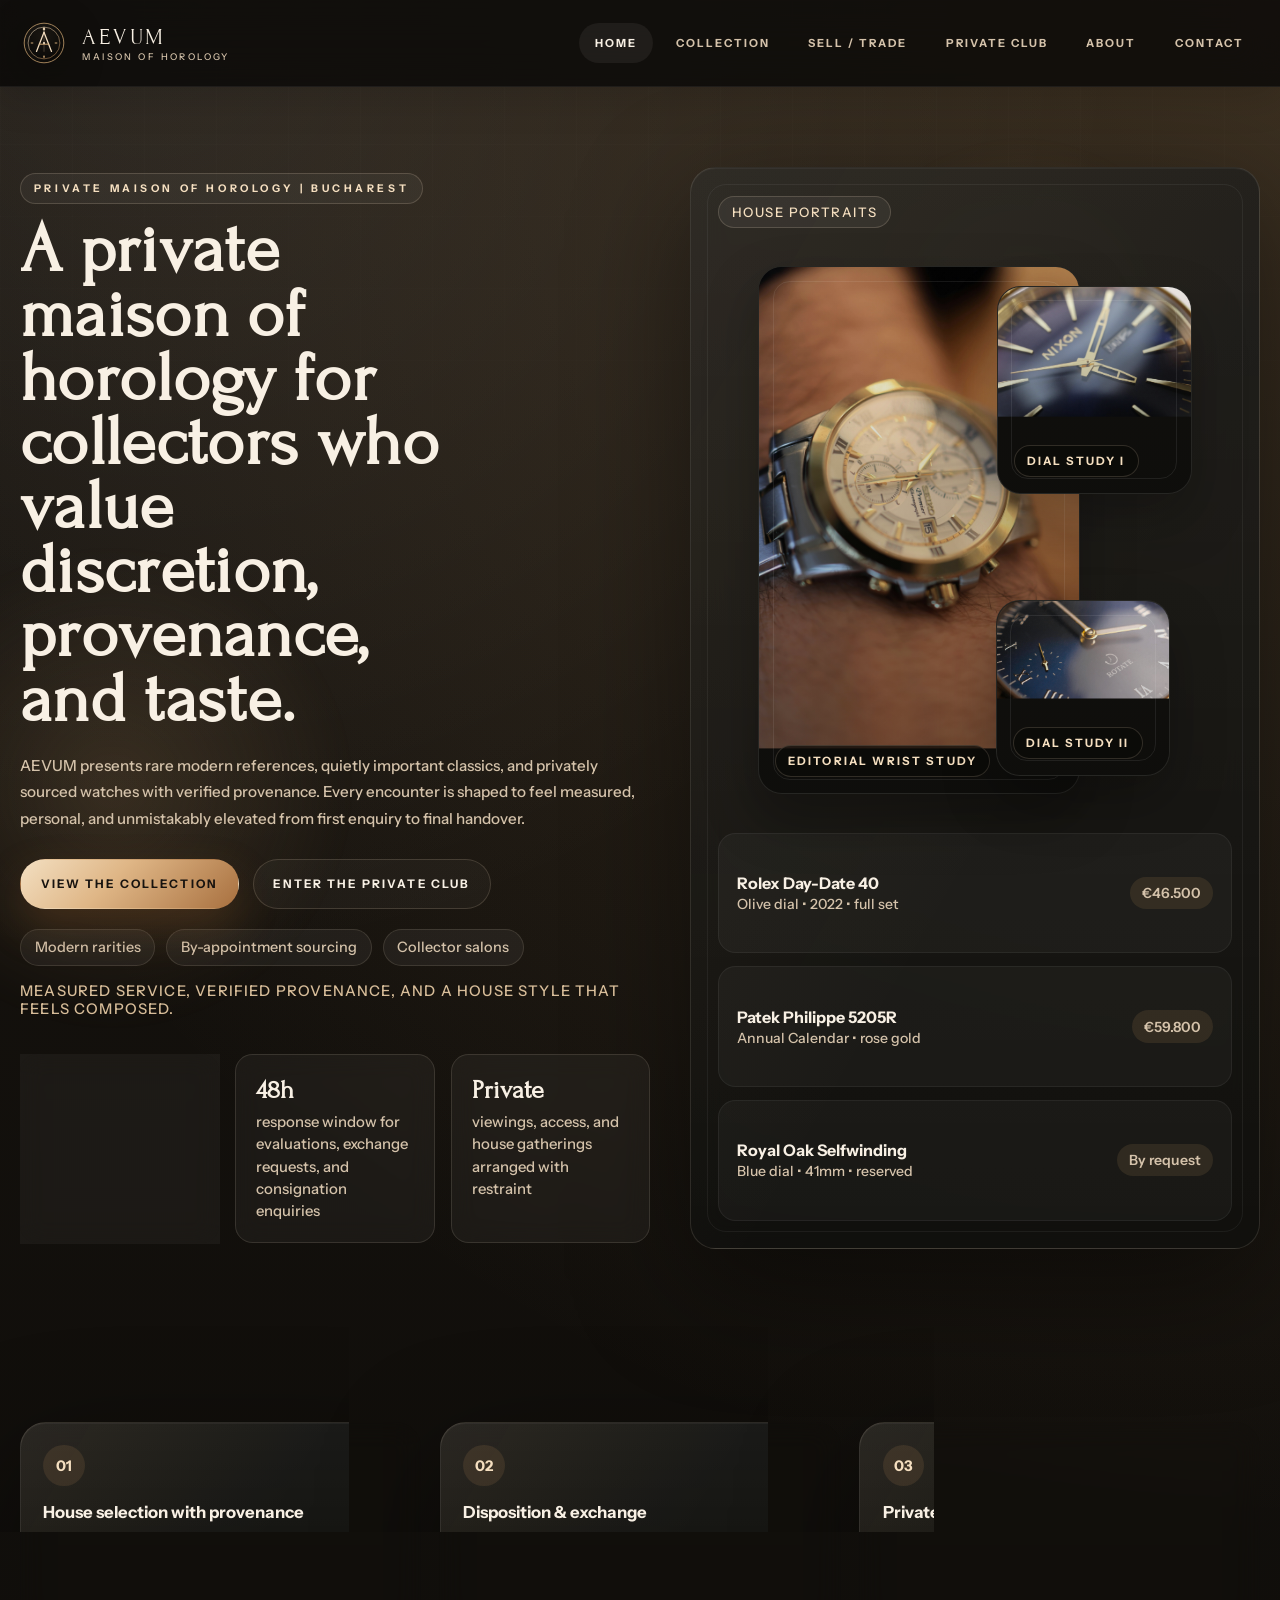
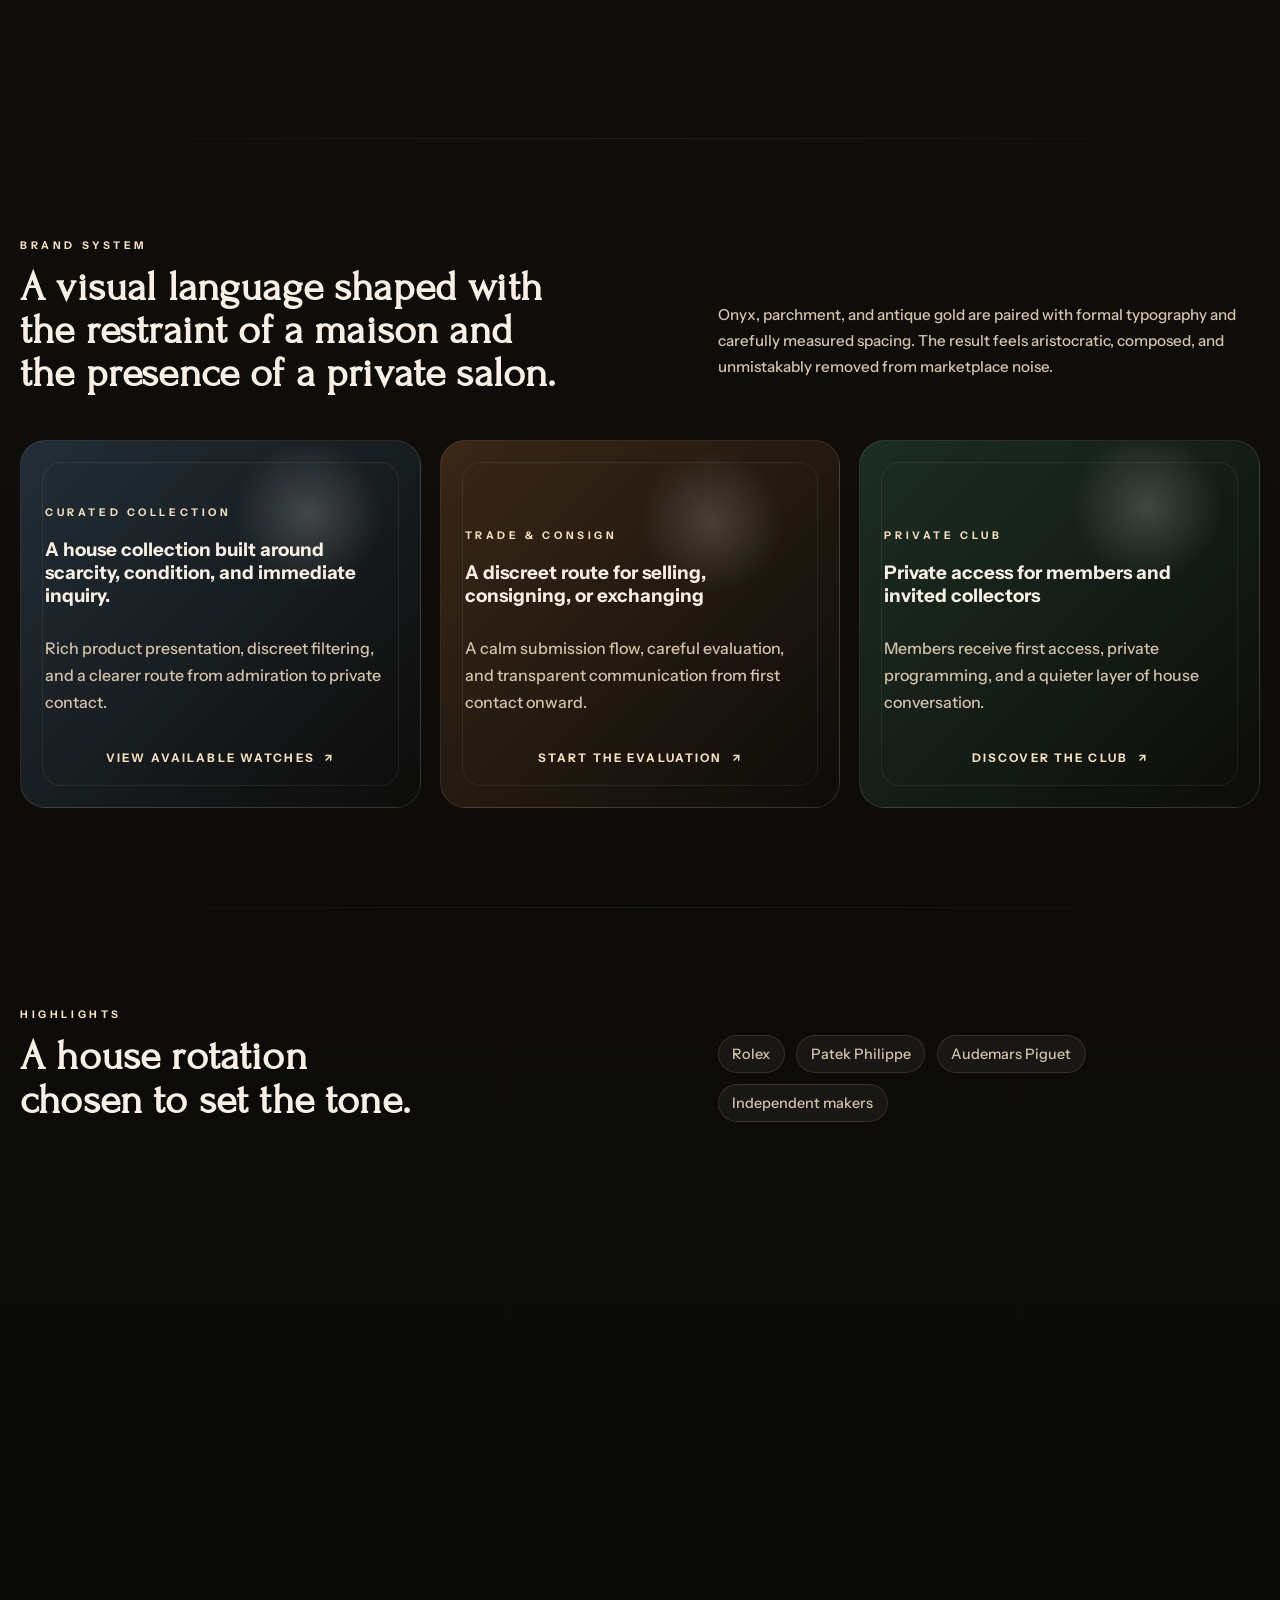
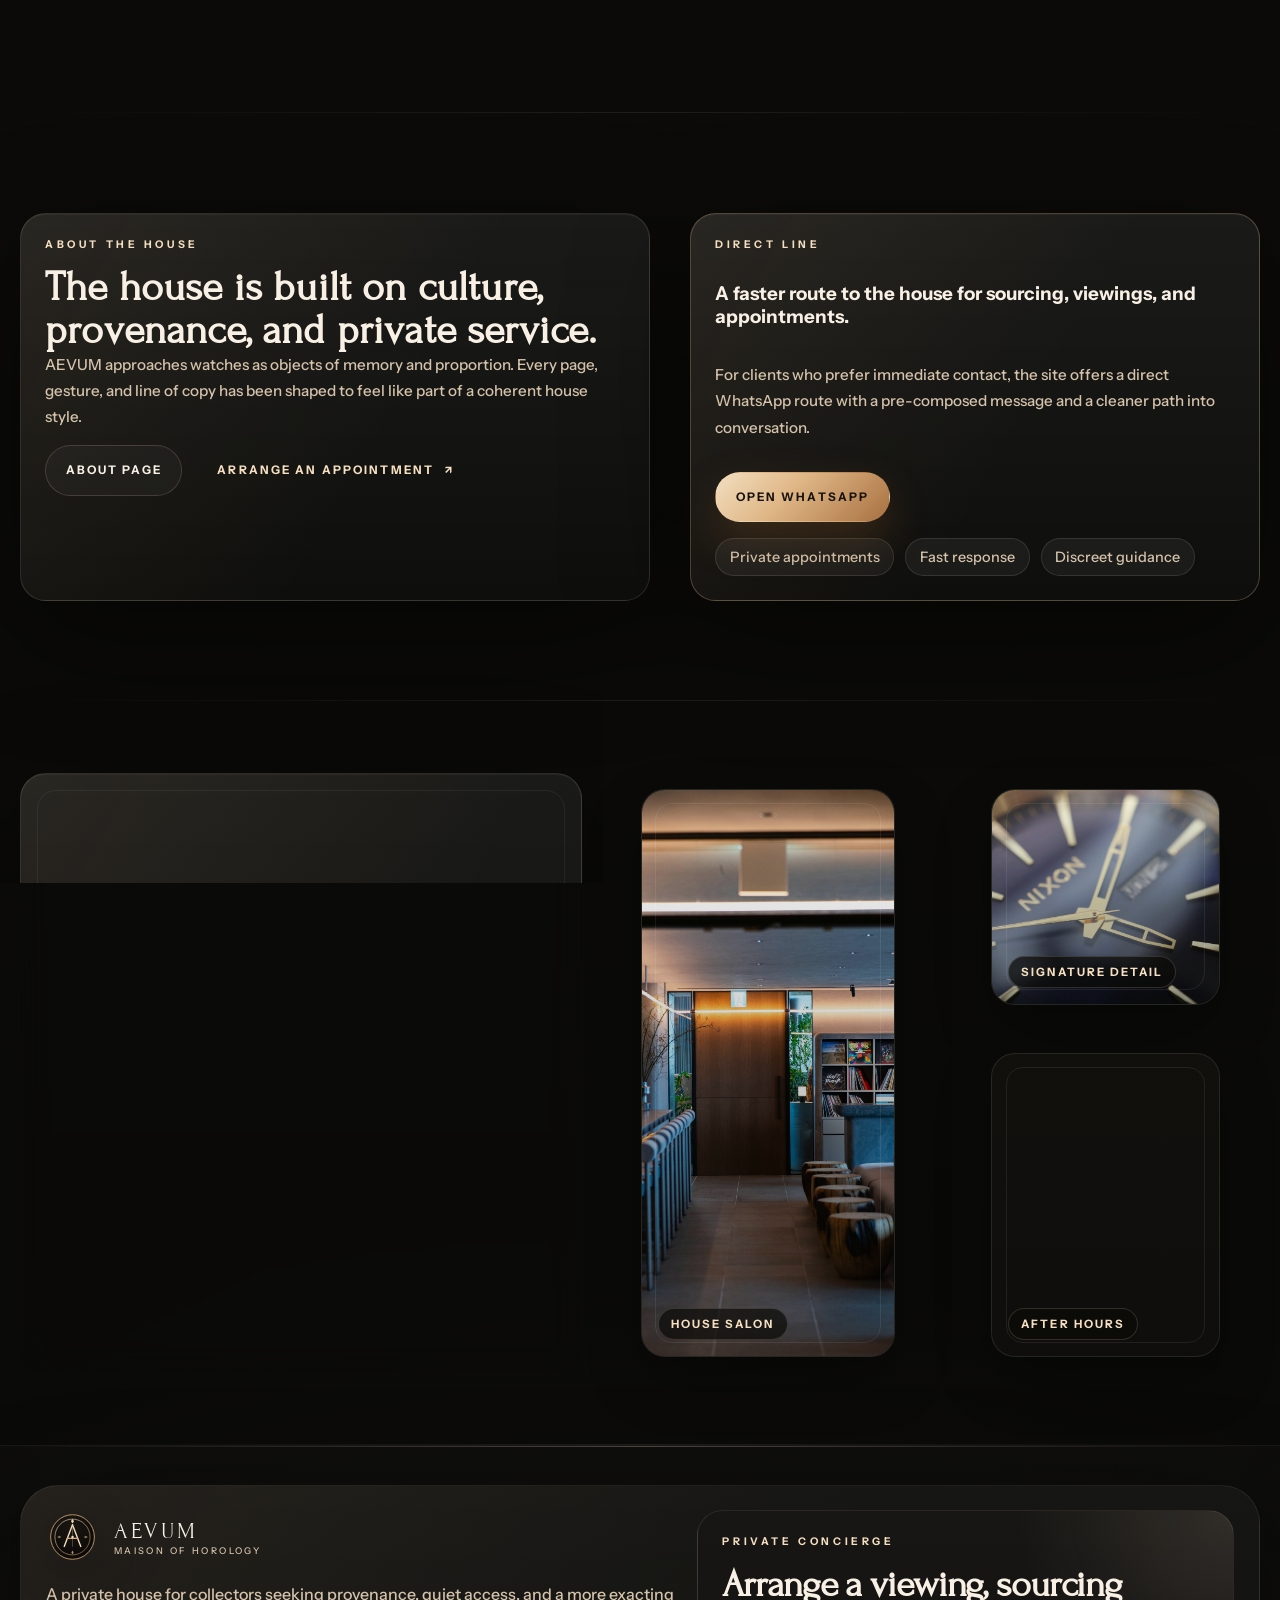
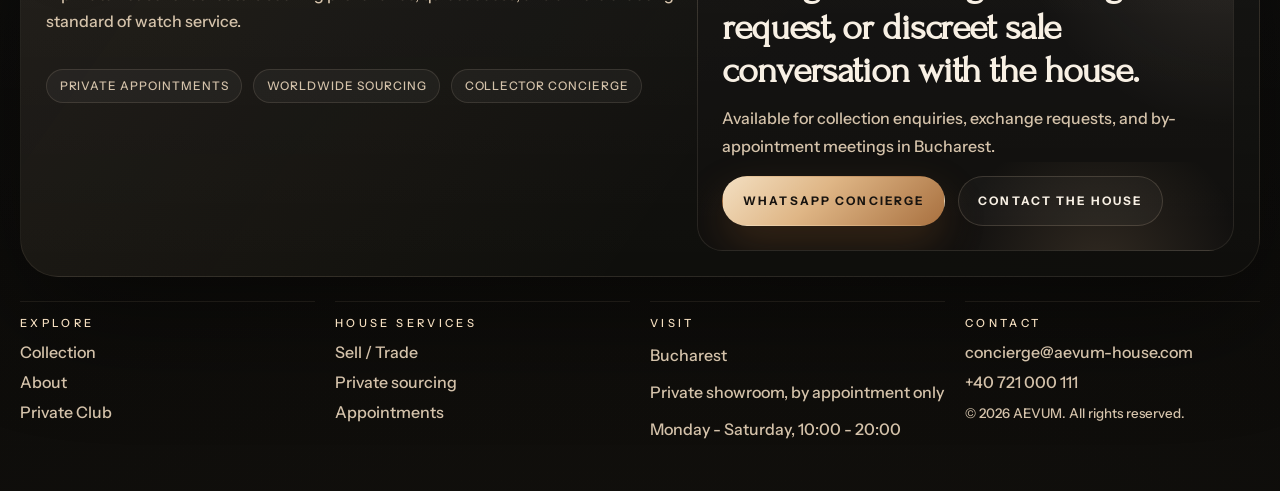
<file: index.html>
<!DOCTYPE html>
<html lang="en">
  <head>
    <meta charset="UTF-8" />
    <meta name="viewport" content="width=device-width, initial-scale=1.0" />
    <title>AEVUM | Maison of Horology</title>
    <meta
      name="description"
      content="AEVUM is a private maison of horology for collectors seeking rare watches, verified provenance, and discreet service."
    />
    <meta name="theme-color" content="#0c0b09" />
    <meta property="og:type" content="website" />
    <meta property="og:site_name" content="AEVUM" />
    <meta property="og:title" content="AEVUM | Maison of Horology" />
    <meta
      property="og:description"
      content="AEVUM is a private maison of horology for collectors seeking rare watches, verified provenance, and discreet service."
    />
    <meta property="og:url" content="https://aevum-house.com/" />
    <meta property="og:image" content="https://aevum-house.com/assets/images/watch-dial-blue.jpg" />
    <meta property="og:image:alt" content="AEVUM luxury watch house editorial cover image." />
    <meta name="twitter:card" content="summary_large_image" />
    <meta name="twitter:title" content="AEVUM | Maison of Horology" />
    <meta
      name="twitter:description"
      content="AEVUM is a private maison of horology for collectors seeking rare watches, verified provenance, and discreet service."
    />
    <meta name="twitter:image" content="https://aevum-house.com/assets/images/watch-dial-blue.jpg" />
    <link rel="preconnect" href="https://fonts.googleapis.com" />
    <link rel="preconnect" href="https://fonts.gstatic.com" crossorigin />
    <link rel="icon" type="image/svg+xml" href="assets/images/brand-mark.svg" />
    <link rel="manifest" href="site.webmanifest" />
    <link rel="stylesheet" href="assets/styles/main.css" />
  </head>
  <body data-font-preset="grand">
    <header class="topbar">
      <div class="container nav-shell">
        <a class="brand" href="index.html" aria-label="AEVUM">
          <img class="brand-mark" src="assets/images/brand-mark.svg" alt="" />
          <span>
            <span class="brand-name">AEVUM</span>
            <span class="brand-subtitle">Maison of Horology</span>
          </span>
        </a>
        <button
          class="nav-toggle"
          type="button"
          aria-expanded="false"
          aria-controls="site-nav"
          data-nav-toggle
        >
          Menu
        </button>
        <nav class="site-nav" id="site-nav" data-site-nav>
          <a class="active" href="index.html">Home</a>
          <a href="catalog.html">Collection</a>
          <a href="sell-trade.html">Sell / Trade</a>
          <a href="club.html">Private Club</a>
          <a href="about.html">About</a>
          <a href="contact.html">Contact</a>
        </nav>
      </div>
    </header>

    <main>
      <section class="hero">
        <div class="container hero-layout">
          <div class="hero-copy" data-reveal>
            <p class="eyebrow">Private Maison of Horology | Bucharest</p>
            <h1 class="display hero-title-compact">A private maison of horology for collectors who value discretion, provenance, and taste.</h1>
            <p class="lead">
              AEVUM presents rare modern references, quietly important classics, and privately sourced
              watches with verified provenance. Every encounter is shaped to feel measured, personal, and
              unmistakably elevated from first enquiry to final handover.
            </p>
            <div class="hero-actions">
              <a class="button primary" href="catalog.html">View the collection</a>
              <a class="button secondary" href="club.html">Enter the Private Club</a>
            </div>
            <div class="micro-list hero-notes">
              <span>Modern rarities</span>
              <span>By-appointment sourcing</span>
              <span>Collector salons</span>
            </div>
            <p class="hero-signoff">Measured service, verified provenance, and a house style that feels composed.</p>
            <div class="hero-stats">
              <div class="stat-card">
                <strong>120+</strong>
                <span>verified watches across the house rotation and private sourcing ledger</span>
              </div>
              <div class="stat-card">
                <strong>48h</strong>
                <span>response window for evaluations, exchange requests, and consignation enquiries</span>
              </div>
              <div class="stat-card">
                <strong>Private</strong>
                <span>viewings, access, and house gatherings arranged with restraint</span>
              </div>
            </div>
          </div>

          <div class="panel hero-panel" data-reveal>
            <span class="panel-kicker">House Portraits</span>
            <div class="photo-composition">
              <figure class="photo-frame main-shot">
                <img
                  src="assets/images/hero-wristwatch.jpg"
                  alt="A tailored sleeve and luxury wristwatch captured in warm editorial lighting."
                  loading="eager"
                  fetchpriority="high"
                />
                <figcaption class="image-label">Editorial Wrist Study</figcaption>
              </figure>
              <figure class="photo-frame floating-top">
                <img
                  src="assets/images/watch-dial-blue.jpg"
                  alt="Close study of a blue watch dial with gold markers and soft reflections."
                  loading="lazy"
                  decoding="async"
                />
                <figcaption class="image-label">Dial Study I</figcaption>
              </figure>
              <figure class="photo-frame floating-bottom">
                <img
                  src="assets/images/watch-dial-roman.jpg"
                  alt="Close study of a dark watch dial with Roman numerals and polished hands."
                  loading="lazy"
                  decoding="async"
                />
                <figcaption class="image-label">Dial Study II</figcaption>
              </figure>
            </div>
            <div class="rotator-list">
              <div class="rotator-item">
                <div>
                  <strong>Rolex Day-Date 40</strong>
                  <span>Olive dial • 2022 • full set</span>
                </div>
                <span class="price-tag">€46.500</span>
              </div>
              <div class="rotator-item">
                <div>
                  <strong>Patek Philippe 5205R</strong>
                  <span>Annual Calendar • rose gold</span>
                </div>
                <span class="price-tag">€59.800</span>
              </div>
              <div class="rotator-item">
                <div>
                  <strong>Royal Oak Selfwinding</strong>
                  <span>Blue dial • 41mm • reserved</span>
                </div>
                <span class="price-tag">By request</span>
              </div>
            </div>
          </div>
        </div>
      </section>

      <section class="section compact">
        <div class="container">
          <div class="feature-grid">
            <article class="feature-card" data-reveal>
              <span class="feature-icon">01</span>
              <h3>House selection with provenance</h3>
              <p>
                Every watch is chosen for design, rarity, and assurance, with condition, set completeness,
                and provenance examined before publication.
              </p>
            </article>
            <article class="feature-card" data-reveal>
              <span class="feature-icon">02</span>
              <h3>Disposition & exchange</h3>
              <p>
                Clients may present a watch for immediate purchase, house consignation, or exchange into
                another reference from the collection or a private search.
              </p>
            </article>
            <article class="feature-card" data-reveal>
              <span class="feature-icon">03</span>
              <h3>Private circle & concierge</h3>
              <p>
                Salon evenings, first rights of view, and house notes intended for clients who expect more
                than a conventional marketplace.
              </p>
            </article>
          </div>
        </div>
      </section>

      <section class="section">
        <div class="container">
          <div class="section-head">
            <div data-reveal>
              <p class="eyebrow">Brand System</p>
              <h2 class="section-title">A visual language shaped with the restraint of a maison and the presence of a private salon.</h2>
            </div>
            <p class="section-intro" data-reveal>
              Onyx, parchment, and antique gold are paired with formal typography and carefully measured
              spacing. The result feels aristocratic, composed, and unmistakably removed from marketplace noise.
            </p>
          </div>

          <div class="showcase-grid">
            <a class="showcase-card catalog" href="catalog.html" data-reveal>
              <p class="eyebrow">Curated Collection</p>
              <h3>A house collection built around scarcity, condition, and immediate inquiry.</h3>
              <p>
                Rich product presentation, discreet filtering, and a clearer route from admiration to private contact.
              </p>
              <span class="button ghost">View available watches</span>
            </a>
            <a class="showcase-card trade" href="sell-trade.html" data-reveal>
              <p class="eyebrow">Trade & Consign</p>
              <h3>A discreet route for selling, consigning, or exchanging</h3>
              <p>
                A calm submission flow, careful evaluation, and transparent communication from first contact onward.
              </p>
              <span class="button ghost">Start the evaluation</span>
            </a>
            <a class="showcase-card club" href="club.html" data-reveal>
              <p class="eyebrow">Private Club</p>
              <h3>Private access for members and invited collectors</h3>
              <p>
                Members receive first access, private programming, and a quieter layer of house conversation.
              </p>
              <span class="button ghost">Discover the club</span>
            </a>
          </div>
        </div>
      </section>

      <section class="section">
        <div class="container">
          <div class="split-head">
            <div data-reveal>
              <p class="eyebrow">Highlights</p>
              <h2 class="section-title">A house rotation chosen to set the tone.</h2>
            </div>
            <div class="pill-row" data-reveal>
              <span class="pill">Rolex</span>
              <span class="pill">Patek Philippe</span>
              <span class="pill">Audemars Piguet</span>
              <span class="pill">Independent makers</span>
            </div>
          </div>

          <div class="grid-3">
            <article class="catalog-card" data-reveal>
              <div class="watch-art olive" style="--watch-position: center 36%;">
                <img
                  src="assets/images/watches/rolex-day-date.jpg"
                  alt="Luxury watch photograph selected to represent the Rolex Day-Date 40 Olive Dial."
                  loading="lazy"
                  decoding="async"
                />
                <span class="watch-sigil">RO / Dress</span>
                <span class="watch-year">2022</span>
              </div>
              <div class="catalog-meta">
                <div>
                  <h3>Rolex Day-Date 40 Olive Dial</h3>
                  <p>Everose Gold • Bucharest</p>
                </div>
                <span class="status-badge">Available</span>
              </div>
              <div class="card-footer">
                <strong>€46.500</strong>
                <a class="button secondary" href="catalog.html">Details</a>
              </div>
            </article>
            <article class="catalog-card" data-reveal>
              <div class="watch-art gold" style="--watch-position: center 44%;">
                <img
                  src="assets/images/watches/patek-5205r.jpg"
                  alt="Representative luxury watch photograph for the Patek Philippe 5205R."
                  loading="lazy"
                  decoding="async"
                />
                <span class="watch-sigil">PP / Complications</span>
                <span class="watch-year">2021</span>
              </div>
              <div class="catalog-meta">
                <div>
                  <h3>Patek Philippe 5205R</h3>
                  <p>Annual Calendar • Monaco</p>
                </div>
                <span class="status-badge">Available</span>
              </div>
              <div class="card-footer">
                <strong>€59.800</strong>
                <a class="button secondary" href="catalog.html">Details</a>
              </div>
            </article>
            <article class="catalog-card" data-reveal>
              <div class="watch-art blue" style="--watch-position: center 42%;">
                <img
                  src="assets/images/watches/ap-royal-oak.jpg"
                  alt="Representative luxury watch photograph for the Audemars Piguet Royal Oak Selfwinding."
                  loading="lazy"
                  decoding="async"
                />
                <span class="watch-sigil">AP / Sport</span>
                <span class="watch-year">2020</span>
              </div>
              <div class="catalog-meta">
                <div>
                  <h3>Royal Oak Selfwinding</h3>
                  <p>Blue dial • Geneva</p>
                </div>
                <span class="status-badge reserved">Reserved</span>
              </div>
              <div class="card-footer">
                <strong>By request</strong>
                <a class="button secondary" href="contact.html">Concierge</a>
              </div>
            </article>
          </div>
        </div>
      </section>

      <section class="section">
        <div class="container cta-grid">
          <div class="cta-card" data-reveal>
            <p class="eyebrow">About the House</p>
            <h2 class="section-title">The house is built on culture, provenance, and private service.</h2>
            <p class="section-intro">
              AEVUM approaches watches as objects of memory and proportion. Every page, gesture, and line
              of copy has been shaped to feel like part of a coherent house style.
            </p>
            <div class="cta-actions">
              <a class="button secondary" href="about.html">About page</a>
              <a class="button ghost" href="contact.html">Arrange an appointment</a>
            </div>
          </div>
          <div class="whatsapp-card" data-reveal>
            <p class="eyebrow">Direct Line</p>
            <h3>A faster route to the house for sourcing, viewings, and appointments.</h3>
            <p class="section-intro">
              For clients who prefer immediate contact, the site offers a direct WhatsApp route with a
              pre-composed message and a cleaner path into conversation.
            </p>
            <a
              class="button primary"
              href="https://wa.me/40721000111?text=Hello%20AEVUM%2C%20I%20would%20like%20to%20discuss%20a%20watch."
              target="_blank"
              rel="noreferrer"
            >
              Open WhatsApp
            </a>
            <div class="trust-list">
              <span>Private appointments</span>
              <span>Fast response</span>
              <span>Discreet guidance</span>
            </div>
          </div>
        </div>
      </section>

      <section class="section compact">
        <div class="container closing-editorial">
          <div class="panel closing-copy" data-reveal>
            <p class="eyebrow">House Atmosphere</p>
            <h2 class="section-title">A house meant to feel visual and composed all the way to the final scroll.</h2>
            <p class="section-intro">
              The lower part of the homepage now carries the same salon-like rhythm as the opening: warm
              interiors, watch details, and private-house cues that keep the experience rich until the footer.
            </p>
            <p class="closing-note">Editorial frames • private rooms • collector detail</p>
          </div>
          <div class="closing-visual">
            <figure class="photo-frame" data-reveal>
              <img
                src="assets/images/showroom-lounge.jpg"
                alt="An elegant showroom interior prepared for private watch appointments."
                loading="lazy"
                decoding="async"
              />
              <figcaption class="image-label">House Salon</figcaption>
            </figure>
            <div class="closing-stack">
              <figure class="photo-frame" data-reveal>
                <img
                  src="assets/images/watch-dial-blue.jpg"
                  alt="A close study of a blue luxury watch dial with polished gold markers."
                  loading="lazy"
                  decoding="async"
                />
                <figcaption class="image-label">Signature Detail</figcaption>
              </figure>
              <figure class="photo-frame" data-reveal>
                <img
                  src="assets/images/private-lounge.jpg"
                  alt="A softly lit private lounge with an intimate members-club atmosphere."
                  loading="lazy"
                  decoding="async"
                />
                <figcaption class="image-label">After Hours</figcaption>
              </figure>
            </div>
          </div>
        </div>
      </section>
    </main>

    <footer class="footer">
      <div class="container footer-shell">
        <div class="footer-top">
          <div class="footer-brand-block">
            <a class="brand footer-brand" href="index.html" aria-label="AEVUM">
              <img class="brand-mark" src="assets/images/brand-mark.svg" alt="" />
              <span>
                <span class="brand-name">AEVUM</span>
                <span class="brand-subtitle">Maison of Horology</span>
              </span>
            </a>
            <p class="footer-copy">
              A private house for collectors seeking provenance, quiet access, and a more exacting standard of watch service.
            </p>
            <div class="footer-badges">
              <span>Private appointments</span>
              <span>Worldwide sourcing</span>
              <span>Collector concierge</span>
            </div>
          </div>
          <div class="footer-invite">
            <p class="eyebrow">Private Concierge</p>
            <h2>Arrange a viewing, sourcing request, or discreet sale conversation with the house.</h2>
            <p class="footer-meta-line">
              Available for collection enquiries, exchange requests, and by-appointment meetings in Bucharest.
            </p>
            <div class="footer-actions">
              <a
                class="button primary"
                href="https://wa.me/40721000111?text=Hello%20AEVUM%2C%20I%20would%20like%20to%20arrange%20a%20private%20appointment."
                target="_blank"
                rel="noreferrer"
              >
                WhatsApp concierge
              </a>
              <a class="button secondary" href="contact.html">Contact the house</a>
            </div>
          </div>
        </div>
        <div class="footer-bottom">
          <div class="footer-column">
            <p class="footer-heading">Explore</p>
            <a href="catalog.html">Collection</a>
            <a href="about.html">About</a>
            <a href="club.html">Private Club</a>
          </div>
          <div class="footer-column">
            <p class="footer-heading">House Services</p>
            <a href="sell-trade.html">Sell / Trade</a>
            <a href="contact.html">Private sourcing</a>
            <a href="contact.html">Appointments</a>
          </div>
          <div class="footer-column">
            <p class="footer-heading">Visit</p>
            <span class="footer-meta-line">Bucharest</span>
            <span class="footer-meta-line">Private showroom, by appointment only</span>
            <span class="footer-meta-line">Monday - Saturday, 10:00 - 20:00</span>
          </div>
          <div class="footer-column">
            <p class="footer-heading">Contact</p>
            <a href="mailto:concierge@aevum-house.com">concierge@aevum-house.com</a>
            <a href="https://wa.me/40721000111" target="_blank" rel="noreferrer">+40 721 000 111</a>
            <small>© <span data-year></span> AEVUM. All rights reserved.</small>
          </div>
        </div>
      </div>
    </footer>

    <script src="assets/scripts/site.js"></script>
  </body>
</html>
</file>
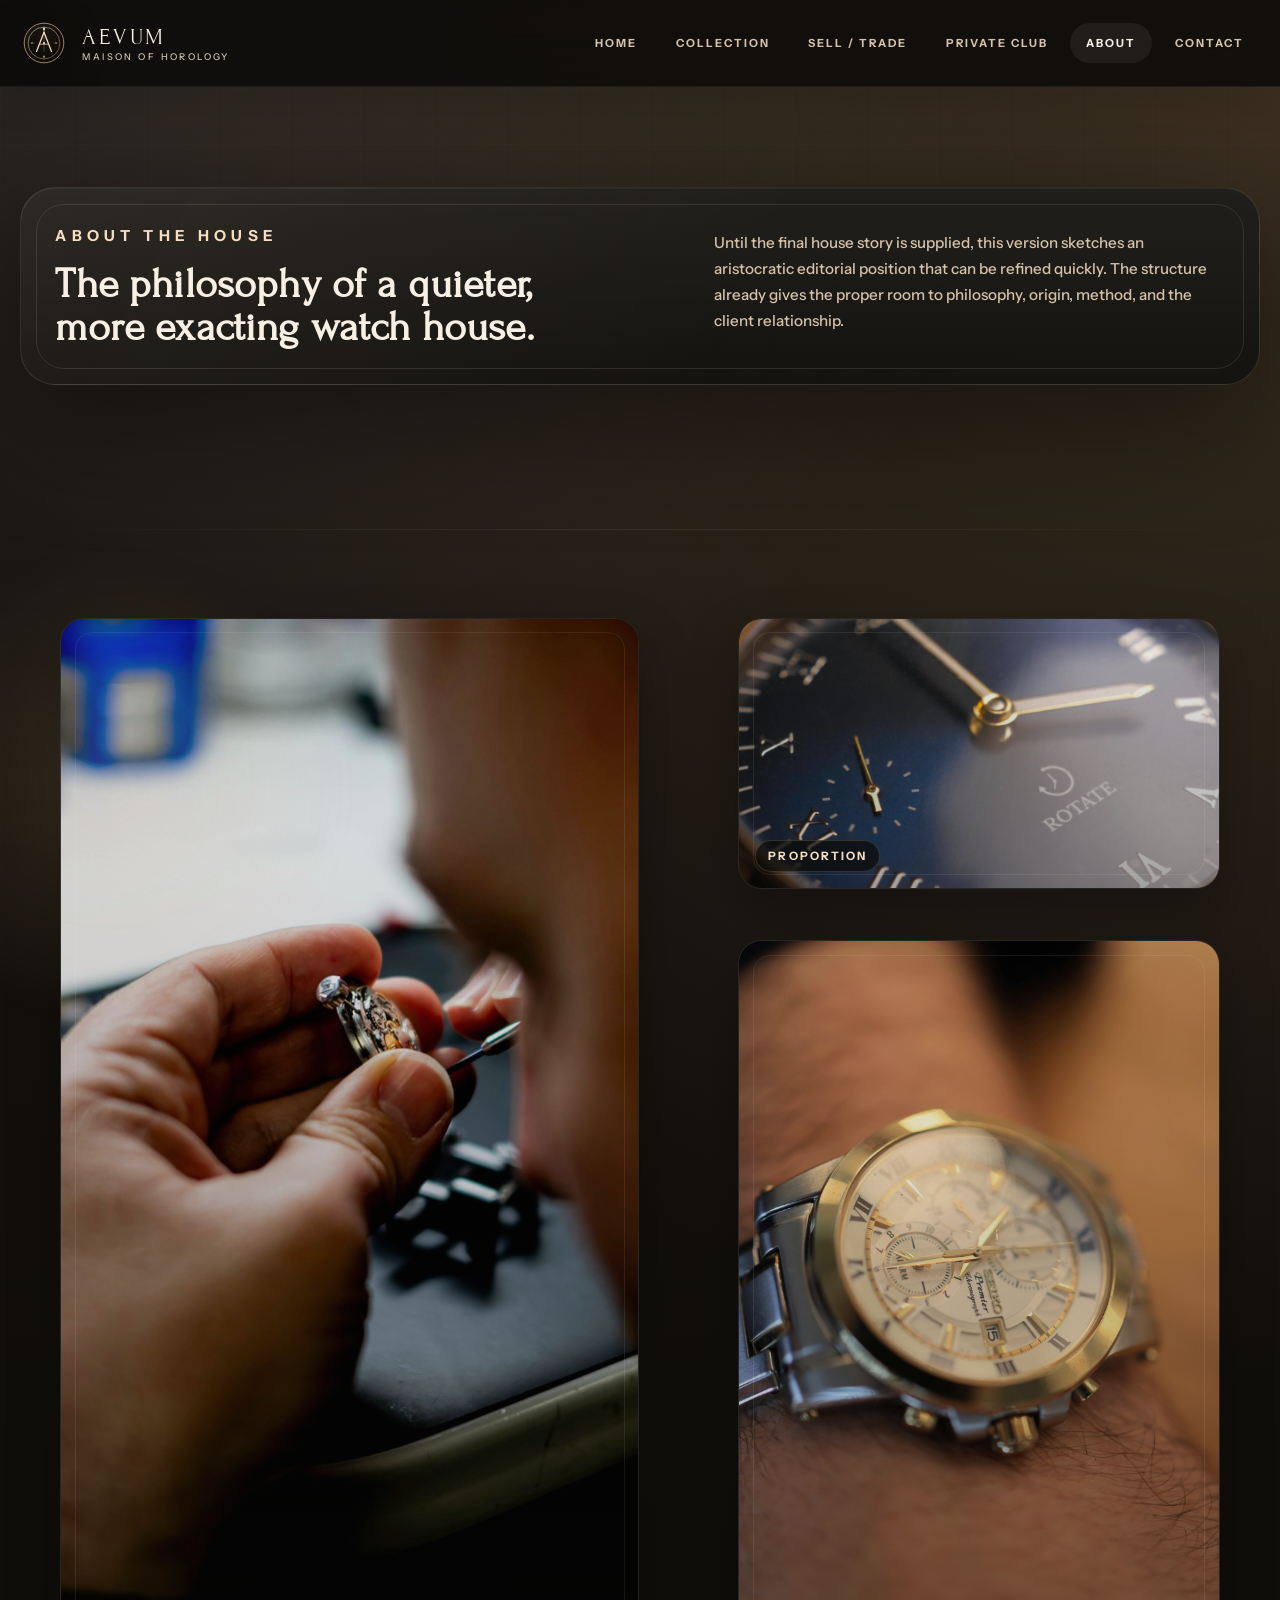
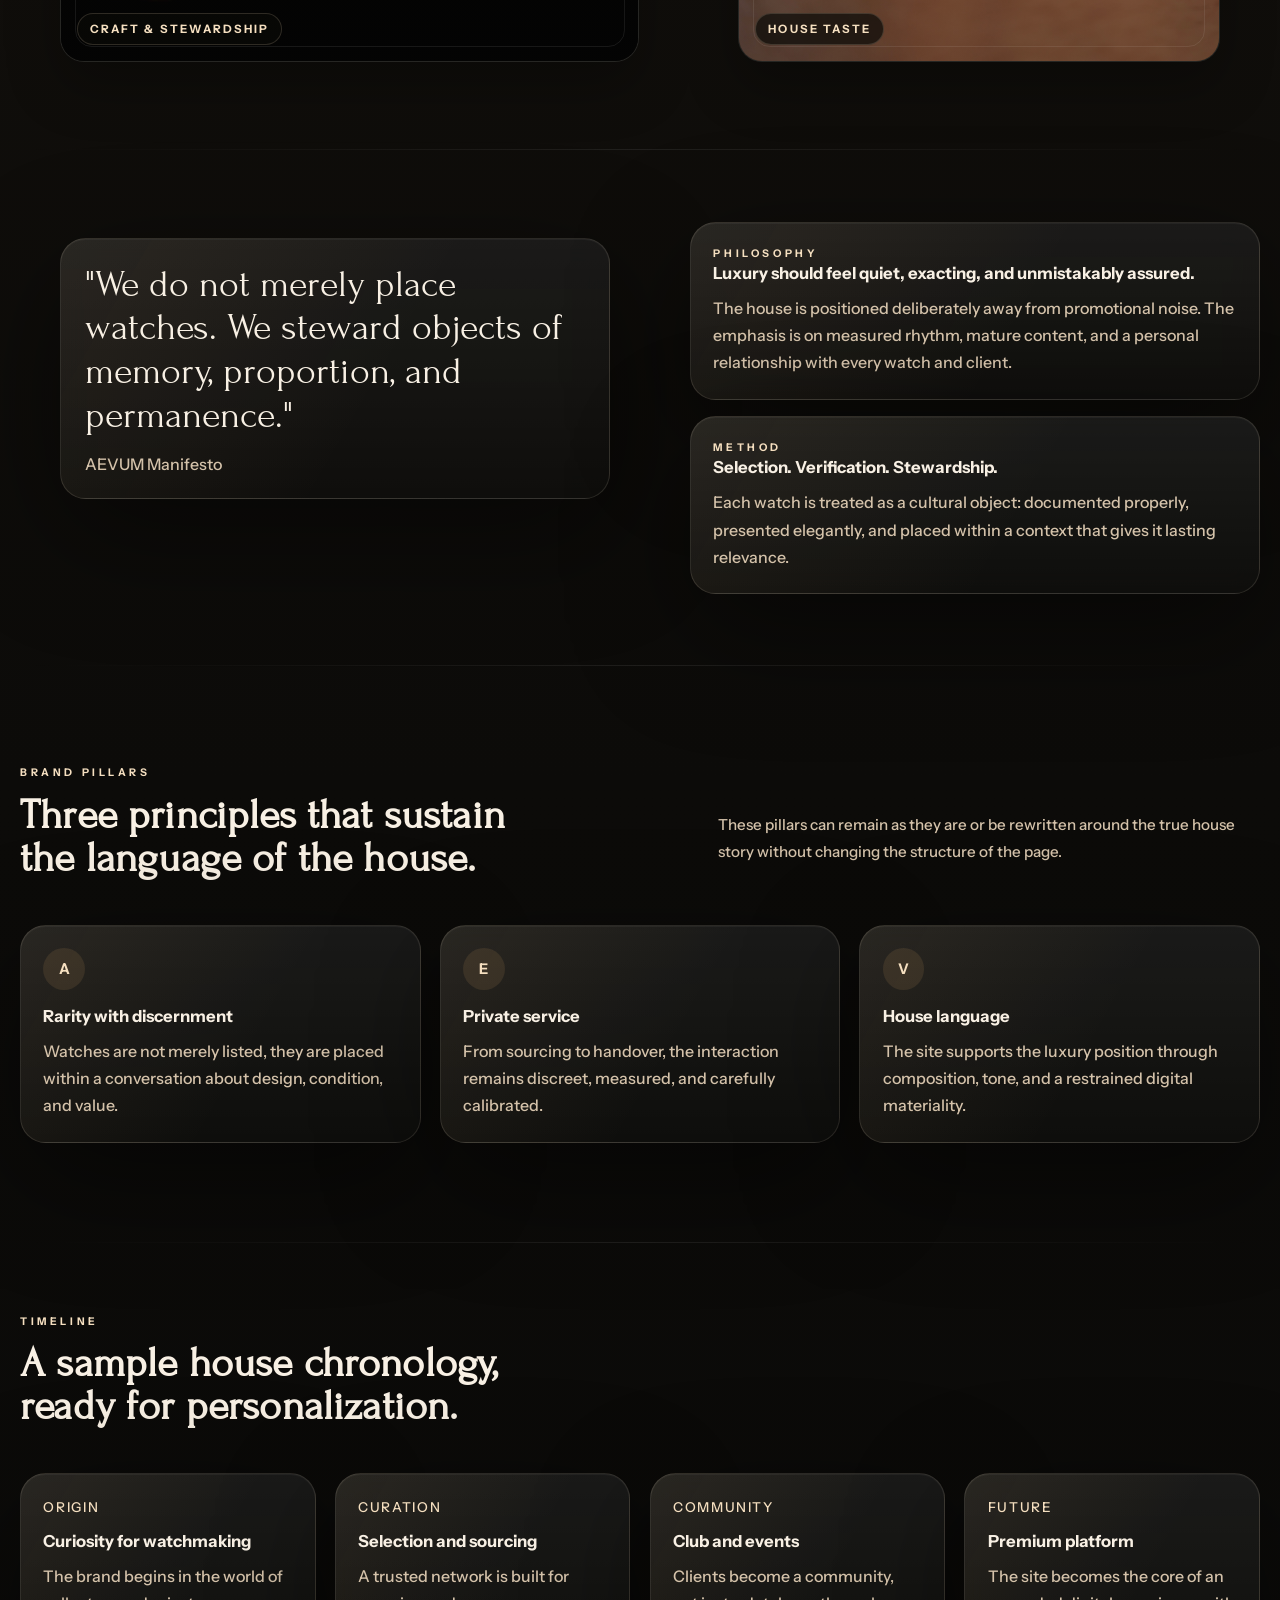
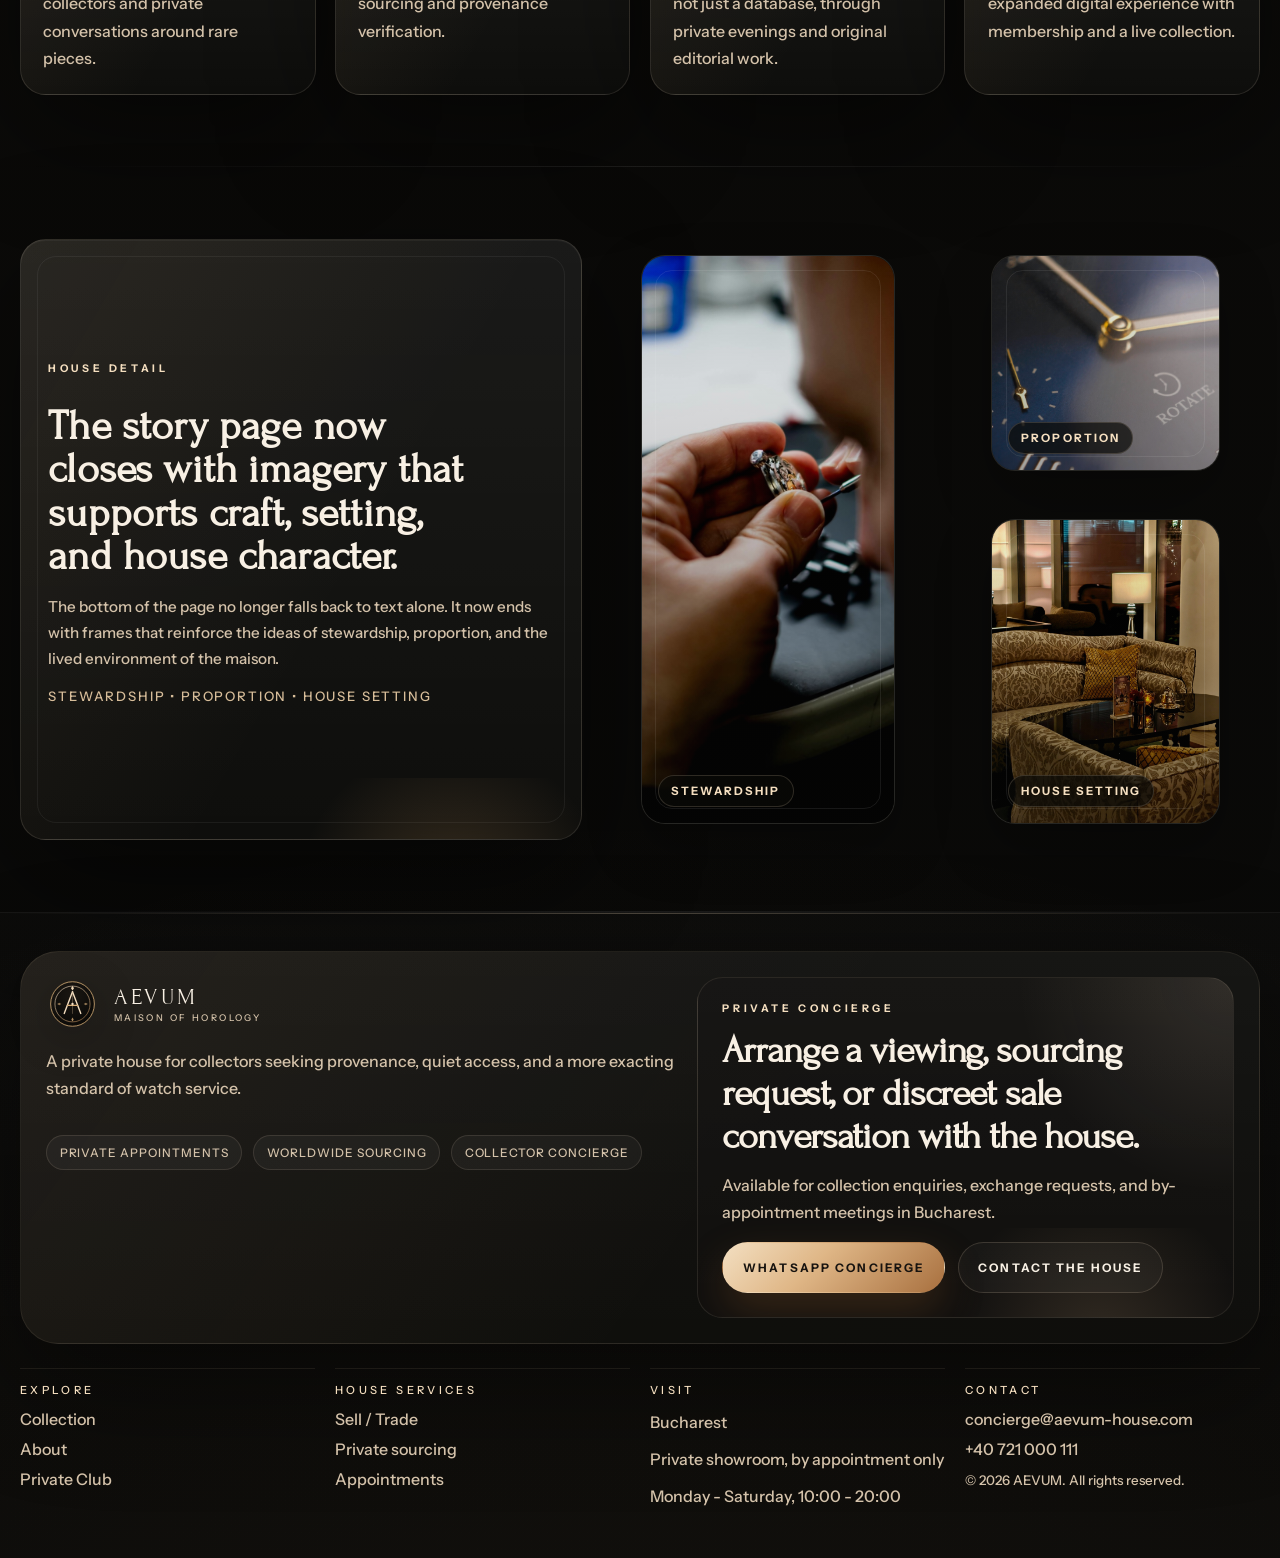
<file: about.html>
<!DOCTYPE html>
<html lang="en">
  <head>
    <meta charset="UTF-8" />
    <meta name="viewport" content="width=device-width, initial-scale=1.0" />
    <title>About | AEVUM</title>
    <meta
      name="description"
      content="The philosophy, method, and point of view behind AEVUM, a private maison of horology."
    />
    <meta name="theme-color" content="#0c0b09" />
    <meta property="og:type" content="website" />
    <meta property="og:site_name" content="AEVUM" />
    <meta property="og:title" content="About | AEVUM" />
    <meta
      property="og:description"
      content="The philosophy, method, and point of view behind AEVUM, a private maison of horology."
    />
    <meta property="og:url" content="https://aevum-house.com/about.html" />
    <meta property="og:image" content="https://aevum-house.com/assets/images/watchmaker-workshop.jpg" />
    <meta property="og:image:alt" content="AEVUM craftsmanship and house philosophy cover image." />
    <meta name="twitter:card" content="summary_large_image" />
    <meta name="twitter:title" content="About | AEVUM" />
    <meta
      name="twitter:description"
      content="The philosophy, method, and point of view behind AEVUM, a private maison of horology."
    />
    <meta name="twitter:image" content="https://aevum-house.com/assets/images/watchmaker-workshop.jpg" />
    <link rel="preconnect" href="https://fonts.googleapis.com" />
    <link rel="preconnect" href="https://fonts.gstatic.com" crossorigin />
    <link rel="icon" type="image/svg+xml" href="assets/images/brand-mark.svg" />
    <link rel="manifest" href="site.webmanifest" />
    <link rel="stylesheet" href="assets/styles/main.css" />
  </head>
  <body data-font-preset="grand">
    <header class="topbar">
      <div class="container nav-shell">
        <a class="brand" href="index.html" aria-label="AEVUM">
          <img class="brand-mark" src="assets/images/brand-mark.svg" alt="" />
          <span>
            <span class="brand-name">AEVUM</span>
            <span class="brand-subtitle">Maison of Horology</span>
          </span>
        </a>
        <button
          class="nav-toggle"
          type="button"
          aria-expanded="false"
          aria-controls="site-nav"
          data-nav-toggle
        >
          Menu
        </button>
        <nav class="site-nav" id="site-nav" data-site-nav>
          <a href="index.html">Home</a>
          <a href="catalog.html">Collection</a>
          <a href="sell-trade.html">Sell / Trade</a>
          <a href="club.html">Private Club</a>
          <a class="active" href="about.html">About</a>
          <a href="contact.html">Contact</a>
        </nav>
      </div>
    </header>

    <main>
      <section class="section">
        <div class="container page-intro">
          <div data-reveal>
            <p class="eyebrow">About the House</p>
            <h1 class="section-title">The philosophy of a quieter, more exacting watch house.</h1>
          </div>
          <p data-reveal>
            Until the final house story is supplied, this version sketches an aristocratic editorial
            position that can be refined quickly. The structure already gives the proper room to
            philosophy, origin, method, and the client relationship.
          </p>
        </div>
      </section>

      <section class="section compact">
        <div class="container collection-atlas">
          <figure class="photo-frame atlas-main" data-reveal>
            <img
              src="assets/images/watchmaker-workshop.jpg"
              alt="A watchmaker's hands at work, reflecting discipline, craft, and the house philosophy."
              loading="eager"
            />
            <figcaption class="image-label">Craft & Stewardship</figcaption>
          </figure>
          <div class="atlas-stack">
            <figure class="photo-frame" data-reveal>
              <img
                src="assets/images/watch-dial-roman.jpg"
                alt="A close study of a dark Roman numeral watch dial."
                loading="lazy"
                decoding="async"
              />
              <figcaption class="image-label">Proportion</figcaption>
            </figure>
            <figure class="photo-frame" data-reveal>
              <img
                src="assets/images/hero-wristwatch.jpg"
                alt="A luxury watch worn with tailored clothing, expressing the house's elegant point of view."
                loading="lazy"
                decoding="async"
              />
              <figcaption class="image-label">House Taste</figcaption>
            </figure>
          </div>
        </div>
      </section>

      <section class="section compact">
        <div class="container story-grid">
          <figure class="quote-card" data-reveal>
            <blockquote>
              "We do not merely place watches. We steward objects of memory, proportion, and permanence."
            </blockquote>
            <figcaption>AEVUM Manifesto</figcaption>
          </figure>
          <div class="story-stack" data-reveal>
            <article class="info-card">
              <p class="eyebrow">Philosophy</p>
              <h3>Luxury should feel quiet, exacting, and unmistakably assured.</h3>
              <p>
                The house is positioned deliberately away from promotional noise. The emphasis is on
                measured rhythm, mature content, and a personal relationship with every watch and client.
              </p>
            </article>
            <article class="info-card">
              <p class="eyebrow">Method</p>
              <h3>Selection. Verification. Stewardship.</h3>
              <p>
                Each watch is treated as a cultural object: documented properly, presented elegantly, and
                placed within a context that gives it lasting relevance.
              </p>
            </article>
          </div>
        </div>
      </section>

      <section class="section">
        <div class="container">
          <div class="section-head">
            <div data-reveal>
              <p class="eyebrow">Brand Pillars</p>
              <h2 class="section-title">Three principles that sustain the language of the house.</h2>
            </div>
            <p class="section-intro" data-reveal>
              These pillars can remain as they are or be rewritten around the true house story without
              changing the structure of the page.
            </p>
          </div>
          <div class="grid-3">
            <article class="feature-card" data-reveal>
              <span class="feature-icon">A</span>
              <h3>Rarity with discernment</h3>
              <p>Watches are not merely listed, they are placed within a conversation about design, condition, and value.</p>
            </article>
            <article class="feature-card" data-reveal>
              <span class="feature-icon">E</span>
              <h3>Private service</h3>
              <p>From sourcing to handover, the interaction remains discreet, measured, and carefully calibrated.</p>
            </article>
            <article class="feature-card" data-reveal>
              <span class="feature-icon">V</span>
              <h3>House language</h3>
              <p>The site supports the luxury position through composition, tone, and a restrained digital materiality.</p>
            </article>
          </div>
        </div>
      </section>

      <section class="section compact">
        <div class="container">
          <div class="section-head">
            <div data-reveal>
              <p class="eyebrow">Timeline</p>
              <h2 class="section-title">A sample house chronology, ready for personalization.</h2>
            </div>
          </div>
          <div class="timeline">
            <article class="timeline-card" data-reveal>
              <span class="timeline-label">Origin</span>
              <h3>Curiosity for watchmaking</h3>
              <p>The brand begins in the world of collectors and private conversations around rare pieces.</p>
            </article>
            <article class="timeline-card" data-reveal>
              <span class="timeline-label">Curation</span>
              <h3>Selection and sourcing</h3>
              <p>A trusted network is built for sourcing and provenance verification.</p>
            </article>
            <article class="timeline-card" data-reveal>
              <span class="timeline-label">Community</span>
              <h3>Club and events</h3>
              <p>Clients become a community, not just a database, through private evenings and original editorial work.</p>
            </article>
            <article class="timeline-card" data-reveal>
              <span class="timeline-label">Future</span>
              <h3>Premium platform</h3>
              <p>The site becomes the core of an expanded digital experience with membership and a live collection.</p>
            </article>
          </div>
        </div>
      </section>

      <section class="section compact">
        <div class="container closing-editorial">
          <div class="panel closing-copy" data-reveal>
            <p class="eyebrow">House Detail</p>
            <h2 class="section-title">The story page now closes with imagery that supports craft, setting, and house character.</h2>
            <p class="section-intro">
              The bottom of the page no longer falls back to text alone. It now ends with frames that
              reinforce the ideas of stewardship, proportion, and the lived environment of the maison.
            </p>
            <p class="closing-note">Stewardship • proportion • house setting</p>
          </div>
          <div class="closing-visual">
            <figure class="photo-frame" data-reveal>
              <img
                src="assets/images/watchmaker-workshop.jpg"
                alt="A watchmaker at work, representing discipline, care, and house stewardship."
                loading="lazy"
                decoding="async"
              />
              <figcaption class="image-label">Stewardship</figcaption>
            </figure>
            <div class="closing-stack">
              <figure class="photo-frame" data-reveal>
                <img
                  src="assets/images/watch-dial-roman.jpg"
                  alt="A refined close study of a watch dial with Roman numerals."
                  loading="lazy"
                  decoding="async"
                />
                <figcaption class="image-label">Proportion</figcaption>
              </figure>
              <figure class="photo-frame" data-reveal>
                <img
                  src="assets/images/private-lounge.jpg"
                  alt="A warm interior reflecting the private atmosphere of the house."
                  loading="lazy"
                  decoding="async"
                />
                <figcaption class="image-label">House Setting</figcaption>
              </figure>
            </div>
          </div>
        </div>
      </section>
    </main>

    <footer class="footer">
      <div class="container footer-shell">
        <div class="footer-top">
          <div class="footer-brand-block">
            <a class="brand footer-brand" href="index.html" aria-label="AEVUM">
              <img class="brand-mark" src="assets/images/brand-mark.svg" alt="" />
              <span>
                <span class="brand-name">AEVUM</span>
                <span class="brand-subtitle">Maison of Horology</span>
              </span>
            </a>
            <p class="footer-copy">
              A private house for collectors seeking provenance, quiet access, and a more exacting standard of watch service.
            </p>
            <div class="footer-badges">
              <span>Private appointments</span>
              <span>Worldwide sourcing</span>
              <span>Collector concierge</span>
            </div>
          </div>
          <div class="footer-invite">
            <p class="eyebrow">Private Concierge</p>
            <h2>Arrange a viewing, sourcing request, or discreet sale conversation with the house.</h2>
            <p class="footer-meta-line">
              Available for collection enquiries, exchange requests, and by-appointment meetings in Bucharest.
            </p>
            <div class="footer-actions">
              <a
                class="button primary"
                href="https://wa.me/40721000111?text=Hello%20AEVUM%2C%20I%20would%20like%20to%20arrange%20a%20private%20appointment."
                target="_blank"
                rel="noreferrer"
              >
                WhatsApp concierge
              </a>
              <a class="button secondary" href="contact.html">Contact the house</a>
            </div>
          </div>
        </div>
        <div class="footer-bottom">
          <div class="footer-column">
            <p class="footer-heading">Explore</p>
            <a href="catalog.html">Collection</a>
            <a href="about.html">About</a>
            <a href="club.html">Private Club</a>
          </div>
          <div class="footer-column">
            <p class="footer-heading">House Services</p>
            <a href="sell-trade.html">Sell / Trade</a>
            <a href="contact.html">Private sourcing</a>
            <a href="contact.html">Appointments</a>
          </div>
          <div class="footer-column">
            <p class="footer-heading">Visit</p>
            <span class="footer-meta-line">Bucharest</span>
            <span class="footer-meta-line">Private showroom, by appointment only</span>
            <span class="footer-meta-line">Monday - Saturday, 10:00 - 20:00</span>
          </div>
          <div class="footer-column">
            <p class="footer-heading">Contact</p>
            <a href="mailto:concierge@aevum-house.com">concierge@aevum-house.com</a>
            <a href="https://wa.me/40721000111" target="_blank" rel="noreferrer">+40 721 000 111</a>
            <small>© <span data-year></span> AEVUM. All rights reserved.</small>
          </div>
        </div>
      </div>
    </footer>

    <script src="assets/scripts/site.js"></script>
  </body>
</html>
</file>
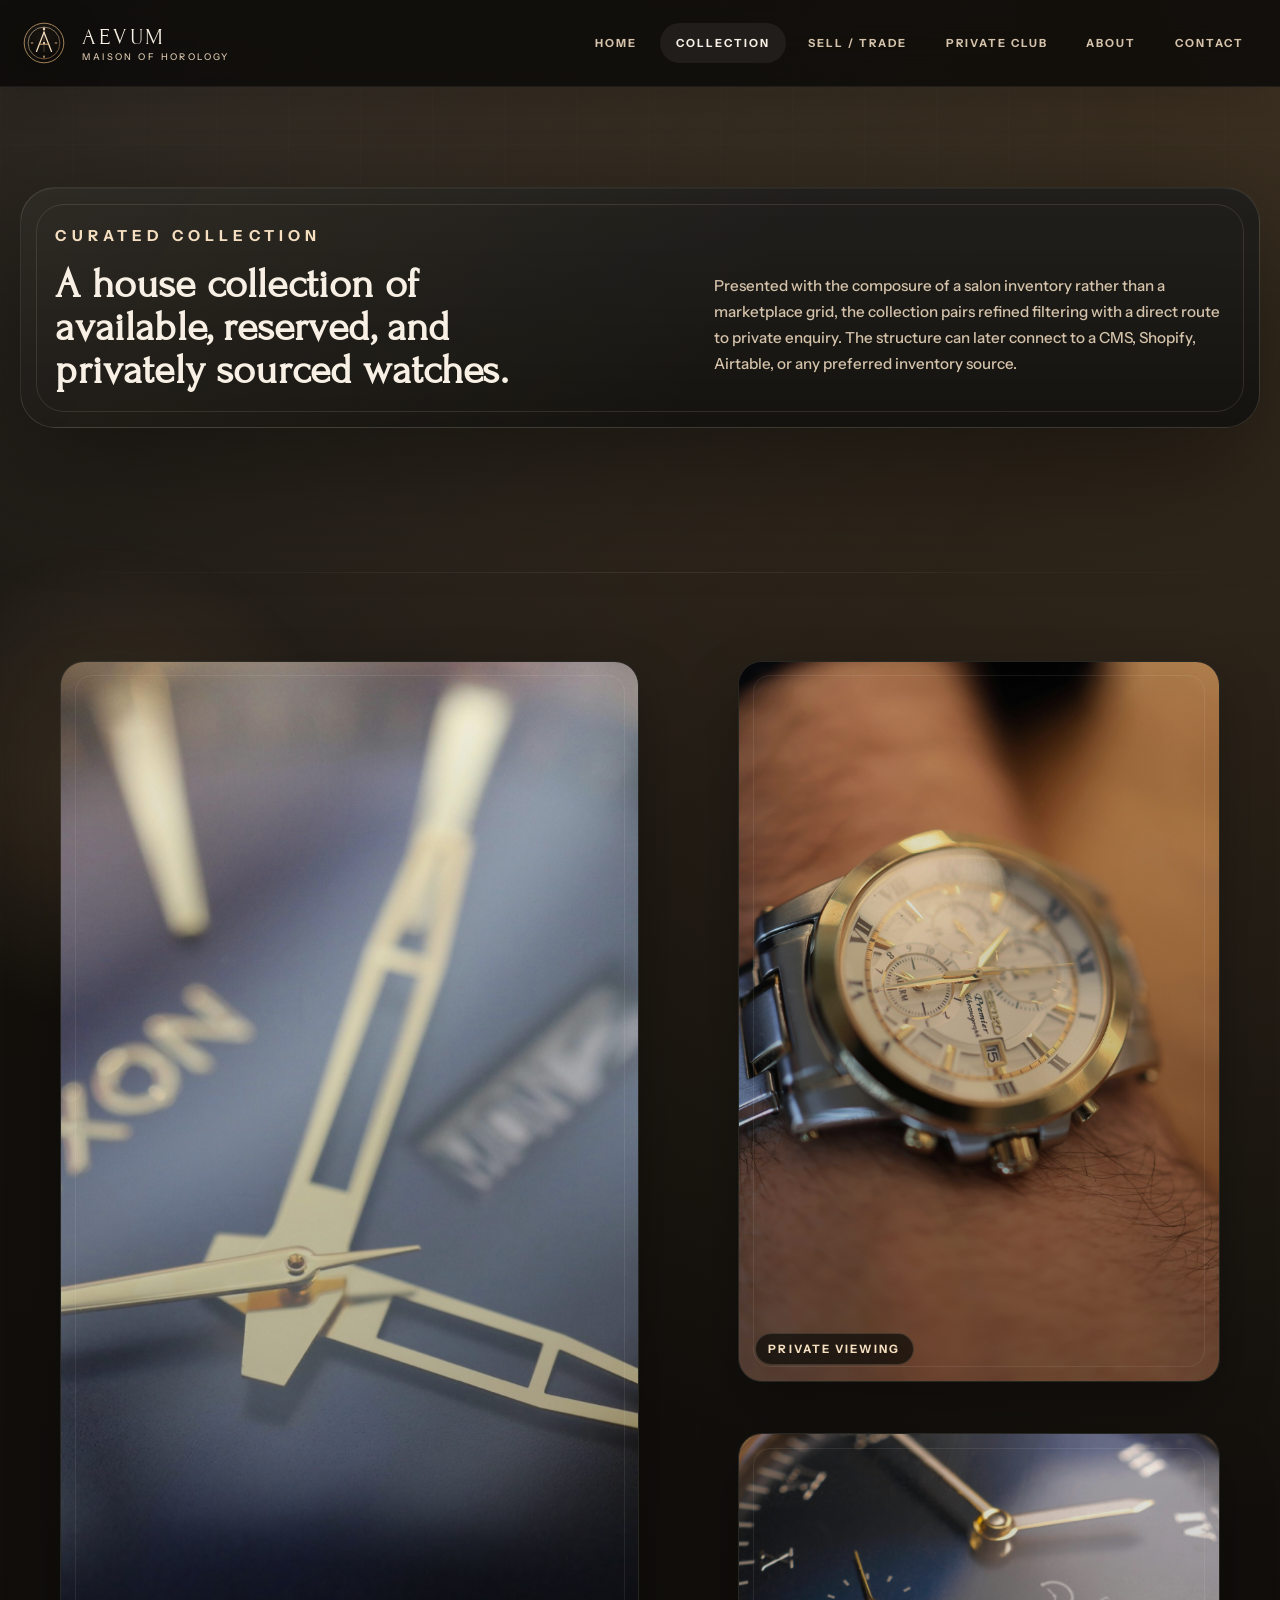
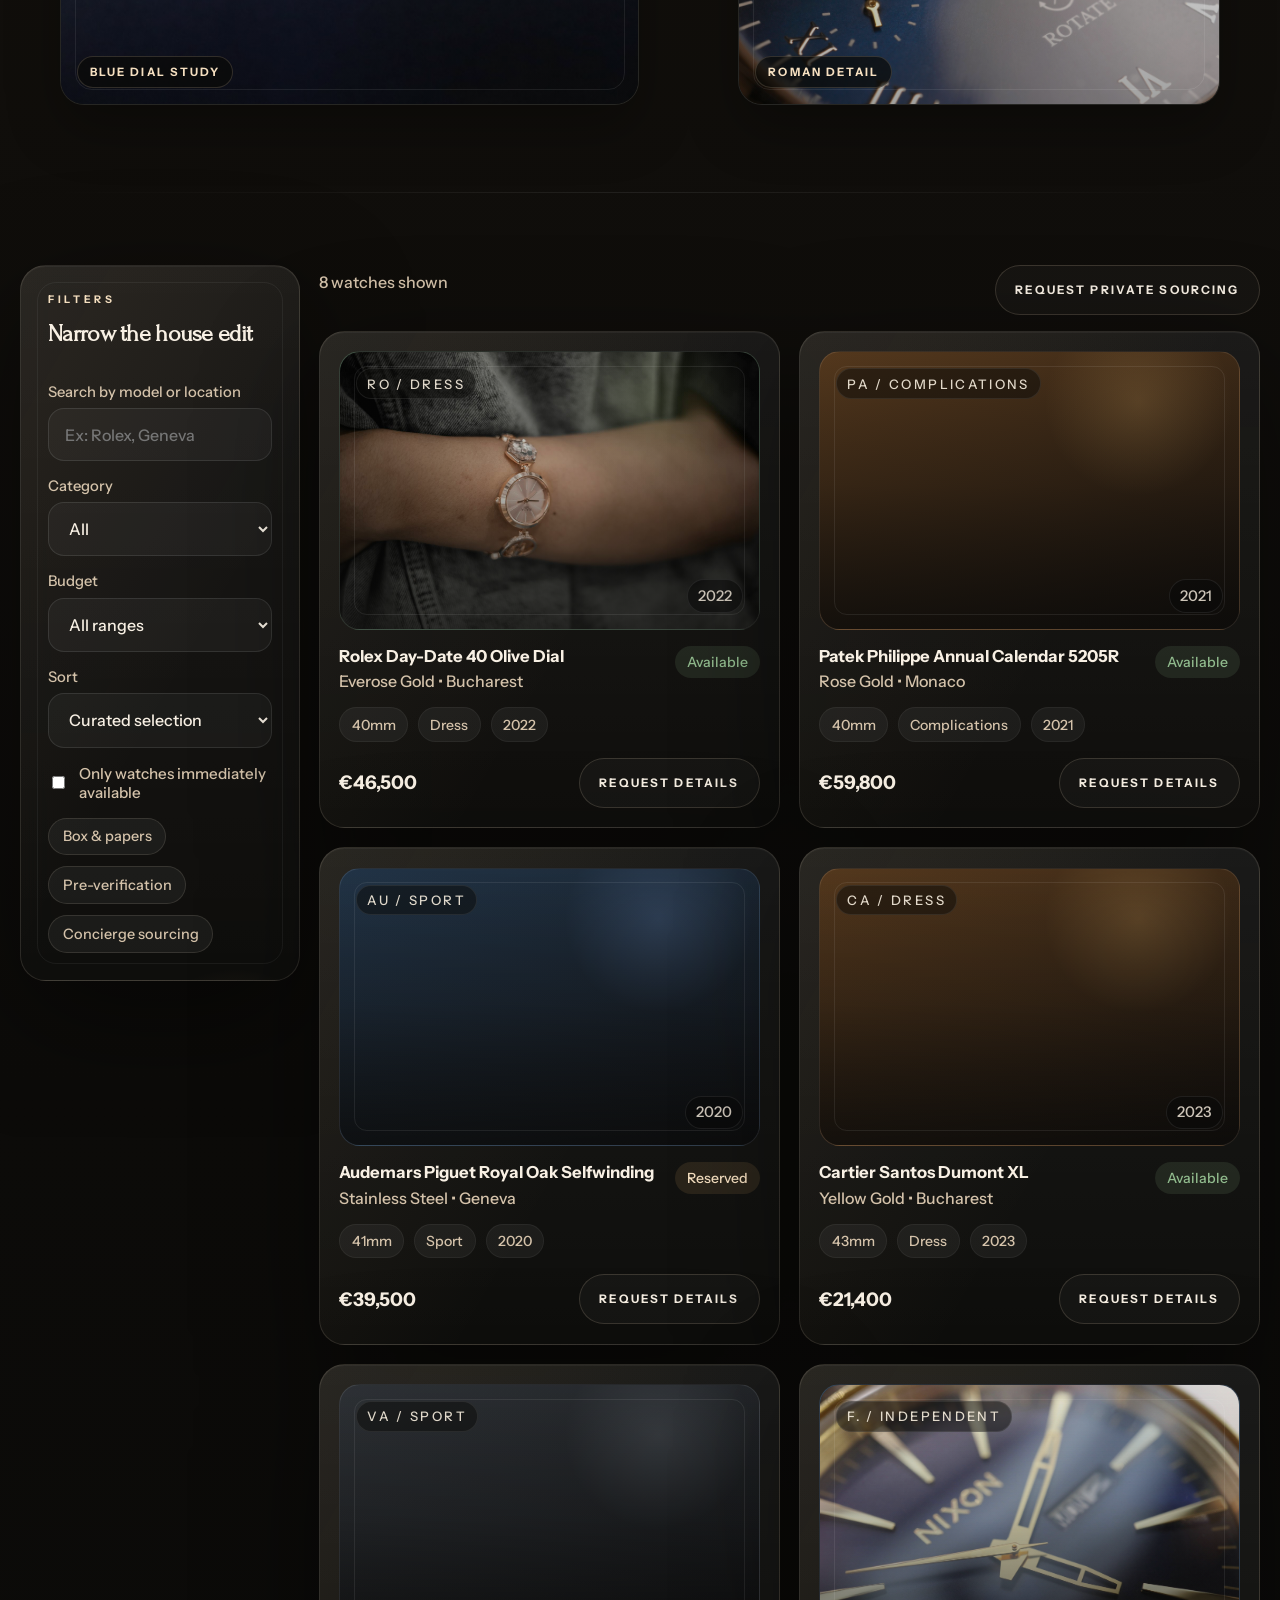
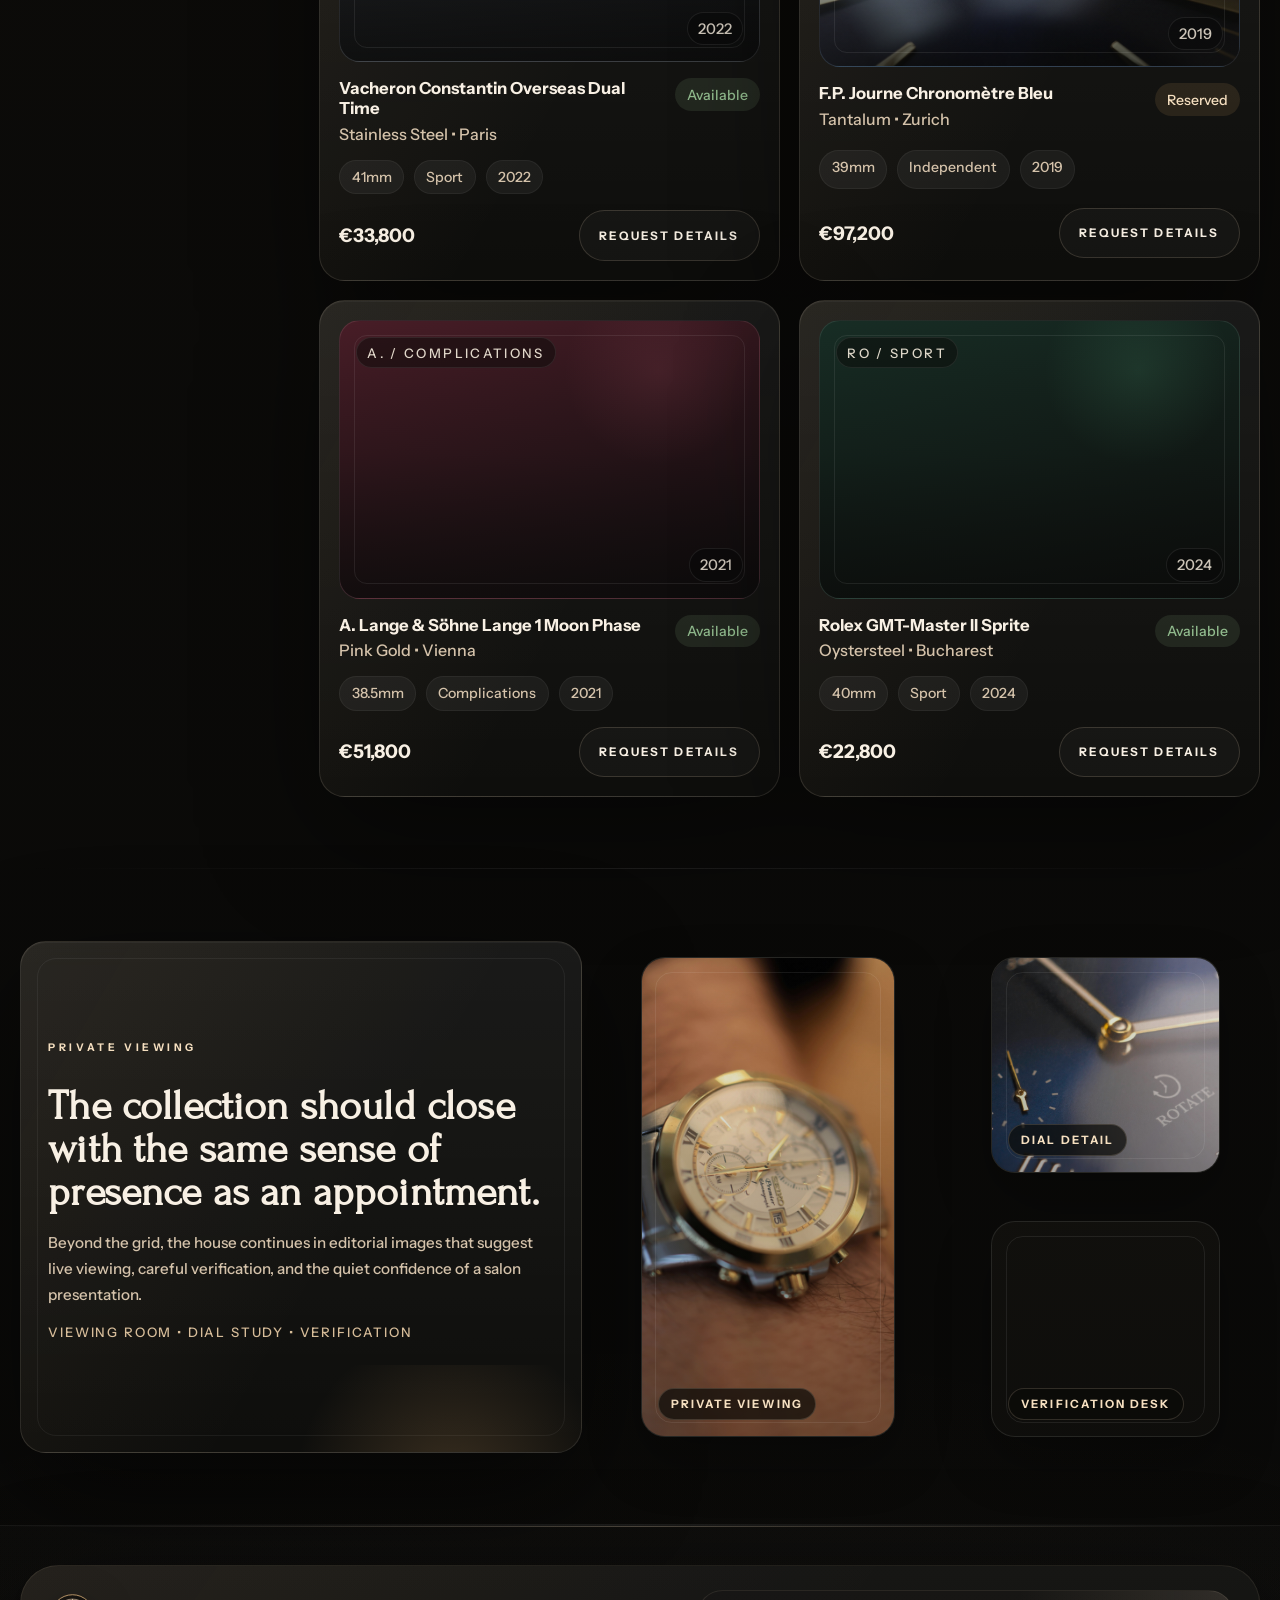
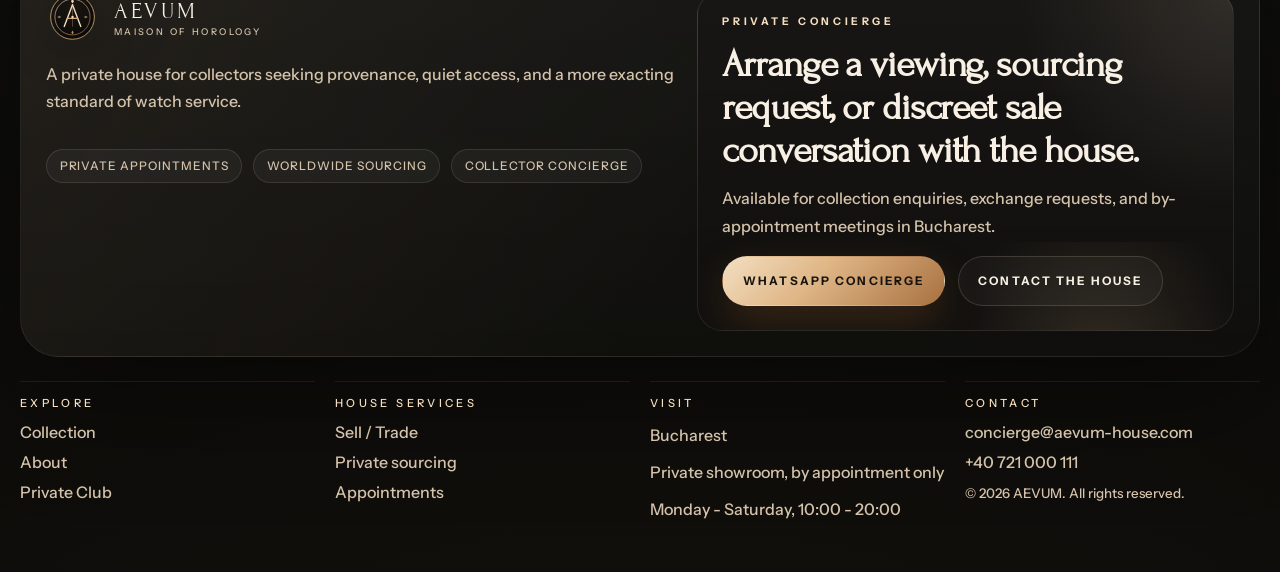
<file: catalog.html>
<!DOCTYPE html>
<html lang="en">
  <head>
    <meta charset="UTF-8" />
    <meta name="viewport" content="width=device-width, initial-scale=1.0" />
    <title>Collection | AEVUM</title>
    <meta
      name="description"
      content="A house collection of rare and notable watches, presented with refined filtering and direct private inquiry."
    />
    <meta name="theme-color" content="#0c0b09" />
    <meta property="og:type" content="website" />
    <meta property="og:site_name" content="AEVUM" />
    <meta property="og:title" content="Collection | AEVUM" />
    <meta
      property="og:description"
      content="A house collection of rare and notable watches, presented with refined filtering and direct private inquiry."
    />
    <meta property="og:url" content="https://aevum-house.com/catalog.html" />
    <meta property="og:image" content="https://aevum-house.com/assets/images/watch-dial-blue.jpg" />
    <meta property="og:image:alt" content="AEVUM collection editorial cover image." />
    <meta name="twitter:card" content="summary_large_image" />
    <meta name="twitter:title" content="Collection | AEVUM" />
    <meta
      name="twitter:description"
      content="A house collection of rare and notable watches, presented with refined filtering and direct private inquiry."
    />
    <meta name="twitter:image" content="https://aevum-house.com/assets/images/watch-dial-blue.jpg" />
    <link rel="preconnect" href="https://fonts.googleapis.com" />
    <link rel="preconnect" href="https://fonts.gstatic.com" crossorigin />
    <link rel="icon" type="image/svg+xml" href="assets/images/brand-mark.svg" />
    <link rel="manifest" href="site.webmanifest" />
    <link rel="stylesheet" href="assets/styles/main.css" />
  </head>
  <body data-font-preset="grand">
    <header class="topbar">
      <div class="container nav-shell">
        <a class="brand" href="index.html" aria-label="AEVUM">
          <img class="brand-mark" src="assets/images/brand-mark.svg" alt="" />
          <span>
            <span class="brand-name">AEVUM</span>
            <span class="brand-subtitle">Maison of Horology</span>
          </span>
        </a>
        <button
          class="nav-toggle"
          type="button"
          aria-expanded="false"
          aria-controls="site-nav"
          data-nav-toggle
        >
          Menu
        </button>
        <nav class="site-nav" id="site-nav" data-site-nav>
          <a href="index.html">Home</a>
          <a class="active" href="catalog.html">Collection</a>
          <a href="sell-trade.html">Sell / Trade</a>
          <a href="club.html">Private Club</a>
          <a href="about.html">About</a>
          <a href="contact.html">Contact</a>
        </nav>
      </div>
    </header>

    <main>
      <section class="section">
        <div class="container page-intro">
          <div data-reveal>
            <p class="eyebrow">Curated Collection</p>
            <h1 class="section-title">A house collection of available, reserved, and privately sourced watches.</h1>
          </div>
          <p data-reveal>
            Presented with the composure of a salon inventory rather than a marketplace grid, the
            collection pairs refined filtering with a direct route to private enquiry. The structure can
            later connect to a CMS, Shopify, Airtable, or any preferred inventory source.
          </p>
        </div>
      </section>

      <section class="section compact">
        <div class="container collection-atlas">
          <figure class="photo-frame atlas-main" data-reveal>
            <img
              src="assets/images/watch-dial-blue.jpg"
              alt="A close editorial study of a deep blue watch dial with gold detailing."
              loading="eager"
            />
            <figcaption class="image-label">Blue Dial Study</figcaption>
          </figure>
          <div class="atlas-stack">
            <figure class="photo-frame" data-reveal>
              <img
                src="assets/images/hero-wristwatch.jpg"
                alt="Luxury watch styling photographed on the wrist with tailored clothing."
                loading="lazy"
                decoding="async"
              />
              <figcaption class="image-label">Private Viewing</figcaption>
            </figure>
            <figure class="photo-frame" data-reveal>
              <img
                src="assets/images/watch-dial-roman.jpg"
                alt="Close study of a dark watch dial with Roman numerals."
                loading="lazy"
                decoding="async"
              />
              <figcaption class="image-label">Roman Detail</figcaption>
            </figure>
          </div>
        </div>
      </section>

      <section class="section compact">
        <div class="container catalog-shell">
          <aside class="panel filter-card" data-reveal>
            <div>
              <p class="eyebrow">Filters</p>
              <h2>Narrow the house edit</h2>
            </div>
            <div class="field">
              <label for="search-watch">Search by model or location</label>
              <input id="search-watch" type="search" placeholder="Ex: Rolex, Geneva" data-filter-search />
            </div>
            <div class="field">
              <label for="family-watch">Category</label>
              <select id="family-watch" data-filter-family>
                <option value="all">All</option>
                <option value="Dress">Dress</option>
                <option value="Sport">Sport</option>
                <option value="Complications">Complications</option>
                <option value="Independent">Independent</option>
              </select>
            </div>
            <div class="field">
              <label for="price-watch">Budget</label>
              <select id="price-watch" data-filter-price>
                <option value="all">All ranges</option>
                <option value="under25000">Under €25,000</option>
                <option value="between25000and50000">€25,000 - €50,000</option>
                <option value="over50000">Over €50,000</option>
              </select>
            </div>
            <div class="field">
              <label for="sort-watch">Sort</label>
              <select id="sort-watch" data-filter-sort>
                <option value="featured">Curated selection</option>
                <option value="latest">Latest arrivals</option>
                <option value="priceAsc">Price ascending</option>
                <option value="priceDesc">Price descending</option>
              </select>
            </div>
            <label class="checkbox">
              <input type="checkbox" data-filter-available />
              <span>Only watches immediately available</span>
            </label>
            <div class="micro-list">
              <span>Box & papers</span>
              <span>Pre-verification</span>
              <span>Concierge sourcing</span>
            </div>
          </aside>

          <div>
            <div class="catalog-toolbar" data-reveal>
              <p class="catalog-count" data-catalog-count>0 watches shown</p>
              <a class="button secondary" href="contact.html">Request private sourcing</a>
            </div>
            <div class="catalog-grid" data-catalog-grid></div>
            <div class="empty-state" data-empty-state>
              No watches match the selected filters. You can reset the criteria or request custom sourcing
              through the contact page.
            </div>
          </div>
        </div>
      </section>

      <section class="section compact">
        <div class="container closing-editorial">
          <div class="panel closing-copy" data-reveal>
            <p class="eyebrow">Private Viewing</p>
            <h2 class="section-title">The collection should close with the same sense of presence as an appointment.</h2>
            <p class="section-intro">
              Beyond the grid, the house continues in editorial images that suggest live viewing, careful
              verification, and the quiet confidence of a salon presentation.
            </p>
            <p class="closing-note">Viewing room • dial study • verification</p>
          </div>
          <div class="closing-visual">
            <figure class="photo-frame" data-reveal>
              <img
                src="assets/images/hero-wristwatch.jpg"
                alt="A luxury watch photographed on the wrist in tailored editorial styling."
                loading="lazy"
                decoding="async"
              />
              <figcaption class="image-label">Private Viewing</figcaption>
            </figure>
            <div class="closing-stack">
              <figure class="photo-frame" data-reveal>
                <img
                  src="assets/images/watch-dial-roman.jpg"
                  alt="A close study of a watch dial with Roman numerals and polished hands."
                  loading="lazy"
                  decoding="async"
                />
                <figcaption class="image-label">Dial Detail</figcaption>
              </figure>
              <figure class="photo-frame" data-reveal>
                <img
                  src="assets/images/watchmaker-workshop.jpg"
                  alt="Hands working carefully on a watch in a technical workshop."
                  loading="lazy"
                  decoding="async"
                />
                <figcaption class="image-label">Verification Desk</figcaption>
              </figure>
            </div>
          </div>
        </div>
      </section>
    </main>

    <footer class="footer">
      <div class="container footer-shell">
        <div class="footer-top">
          <div class="footer-brand-block">
            <a class="brand footer-brand" href="index.html" aria-label="AEVUM">
              <img class="brand-mark" src="assets/images/brand-mark.svg" alt="" />
              <span>
                <span class="brand-name">AEVUM</span>
                <span class="brand-subtitle">Maison of Horology</span>
              </span>
            </a>
            <p class="footer-copy">
              A private house for collectors seeking provenance, quiet access, and a more exacting standard of watch service.
            </p>
            <div class="footer-badges">
              <span>Private appointments</span>
              <span>Worldwide sourcing</span>
              <span>Collector concierge</span>
            </div>
          </div>
          <div class="footer-invite">
            <p class="eyebrow">Private Concierge</p>
            <h2>Arrange a viewing, sourcing request, or discreet sale conversation with the house.</h2>
            <p class="footer-meta-line">
              Available for collection enquiries, exchange requests, and by-appointment meetings in Bucharest.
            </p>
            <div class="footer-actions">
              <a
                class="button primary"
                href="https://wa.me/40721000111?text=Hello%20AEVUM%2C%20I%20would%20like%20to%20arrange%20a%20private%20appointment."
                target="_blank"
                rel="noreferrer"
              >
                WhatsApp concierge
              </a>
              <a class="button secondary" href="contact.html">Contact the house</a>
            </div>
          </div>
        </div>
        <div class="footer-bottom">
          <div class="footer-column">
            <p class="footer-heading">Explore</p>
            <a href="catalog.html">Collection</a>
            <a href="about.html">About</a>
            <a href="club.html">Private Club</a>
          </div>
          <div class="footer-column">
            <p class="footer-heading">House Services</p>
            <a href="sell-trade.html">Sell / Trade</a>
            <a href="contact.html">Private sourcing</a>
            <a href="contact.html">Appointments</a>
          </div>
          <div class="footer-column">
            <p class="footer-heading">Visit</p>
            <span class="footer-meta-line">Bucharest</span>
            <span class="footer-meta-line">Private showroom, by appointment only</span>
            <span class="footer-meta-line">Monday - Saturday, 10:00 - 20:00</span>
          </div>
          <div class="footer-column">
            <p class="footer-heading">Contact</p>
            <a href="mailto:concierge@aevum-house.com">concierge@aevum-house.com</a>
            <a href="https://wa.me/40721000111" target="_blank" rel="noreferrer">+40 721 000 111</a>
            <small>© <span data-year></span> AEVUM. All rights reserved.</small>
          </div>
        </div>
      </div>
    </footer>

    <script src="assets/scripts/site.js"></script>
    <script src="assets/scripts/catalog.js"></script>
  </body>
</html>
</file>
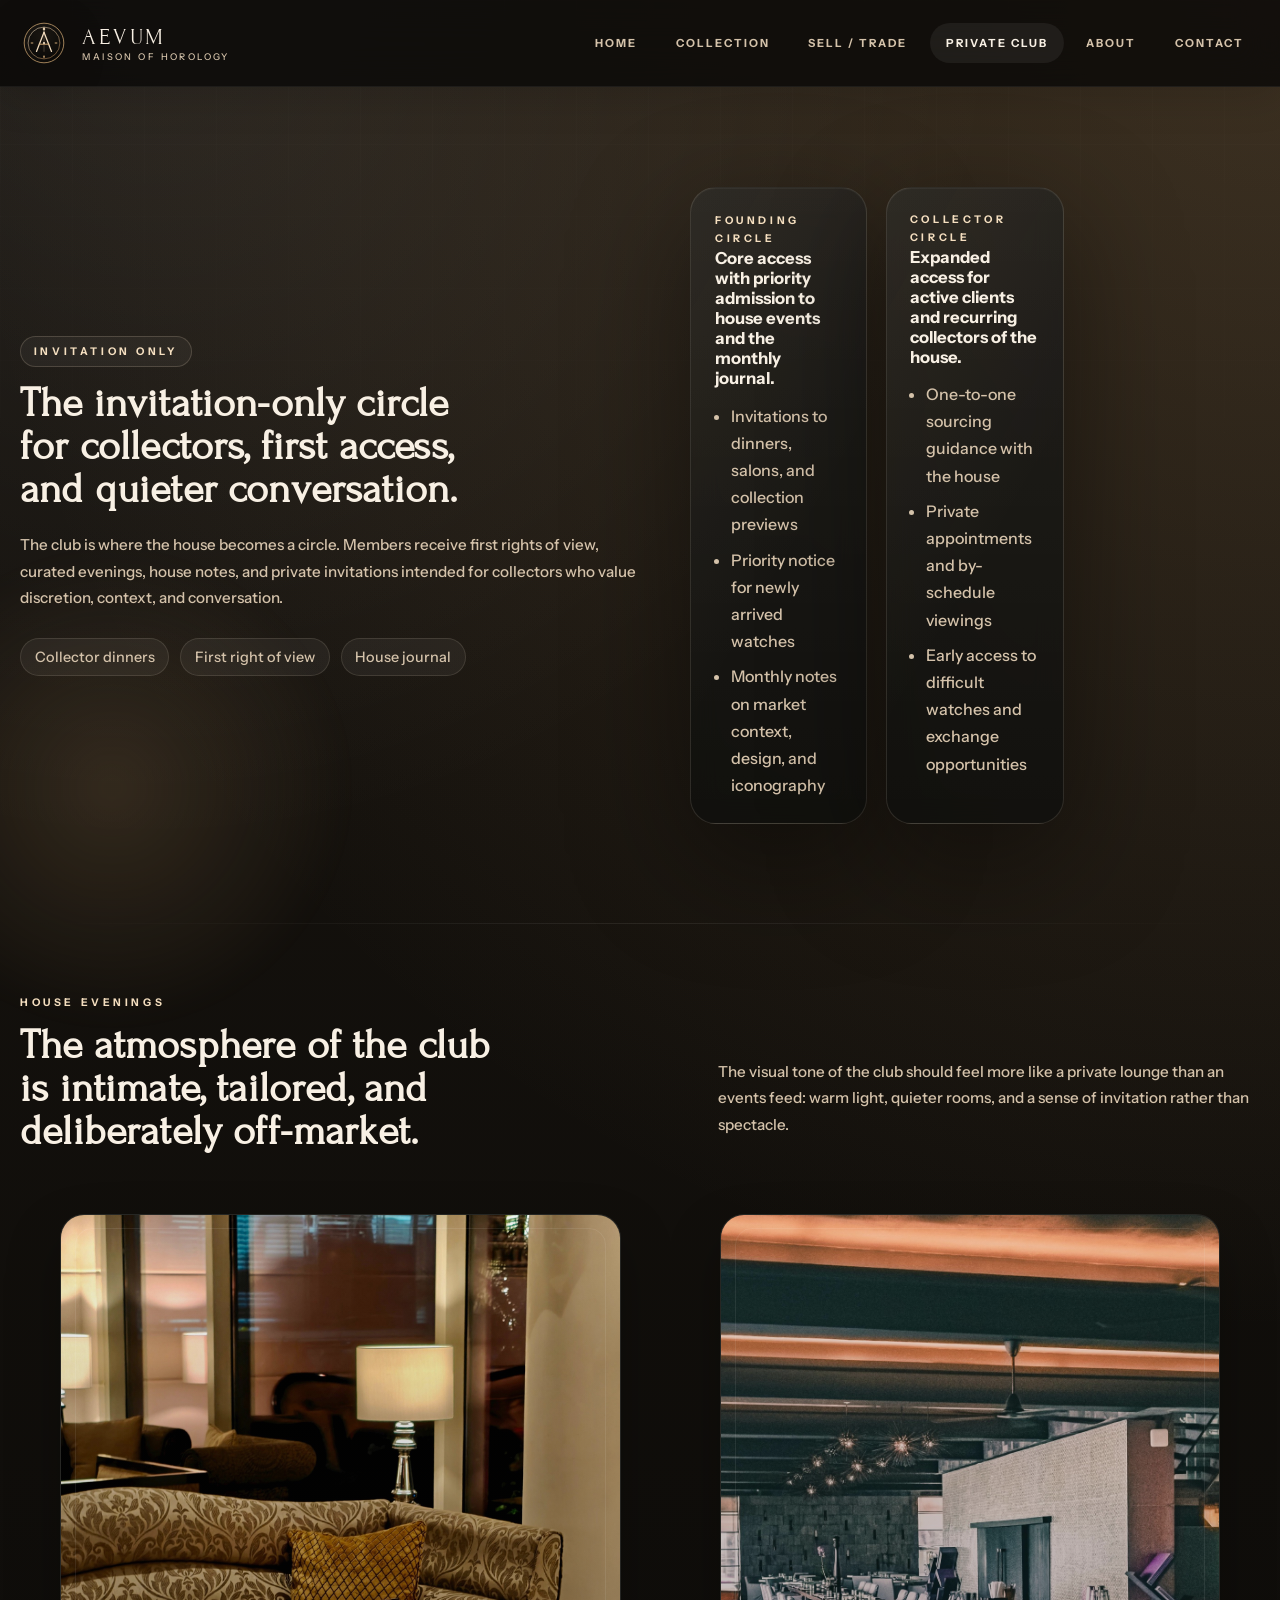
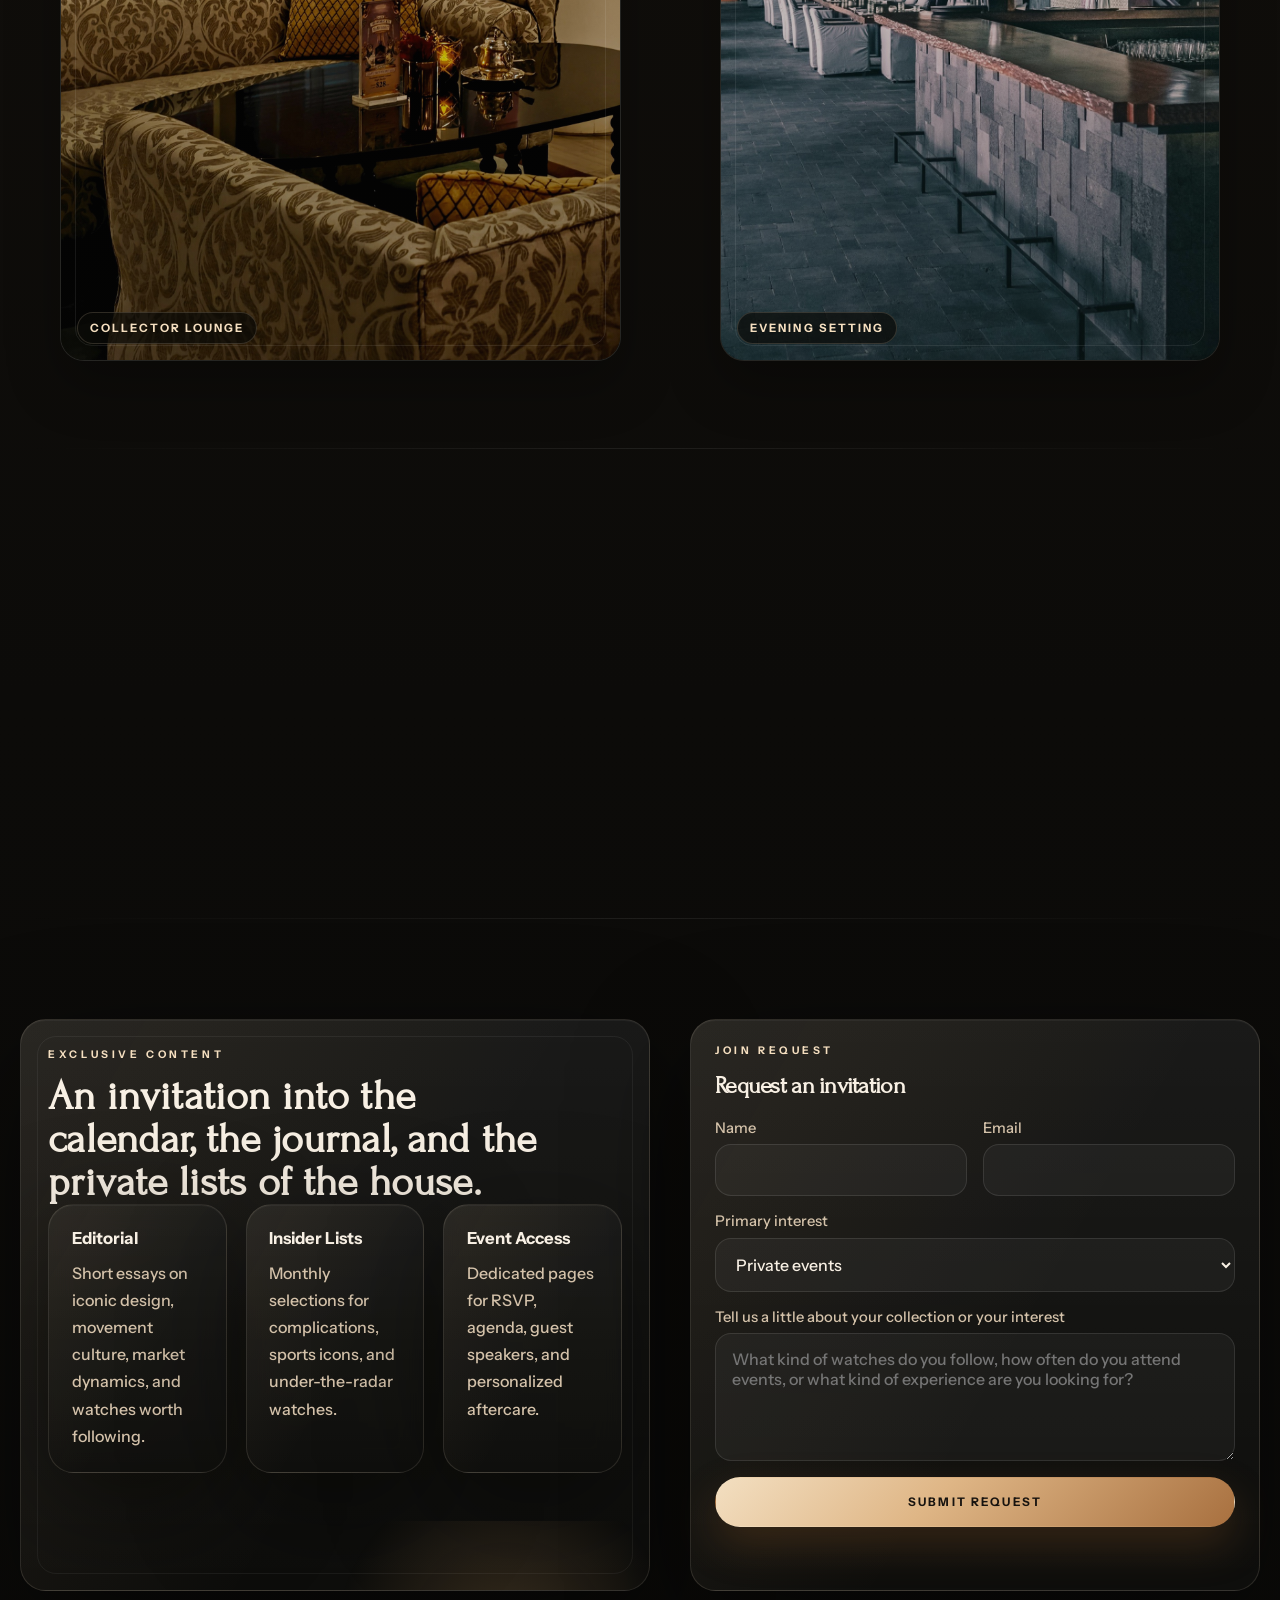
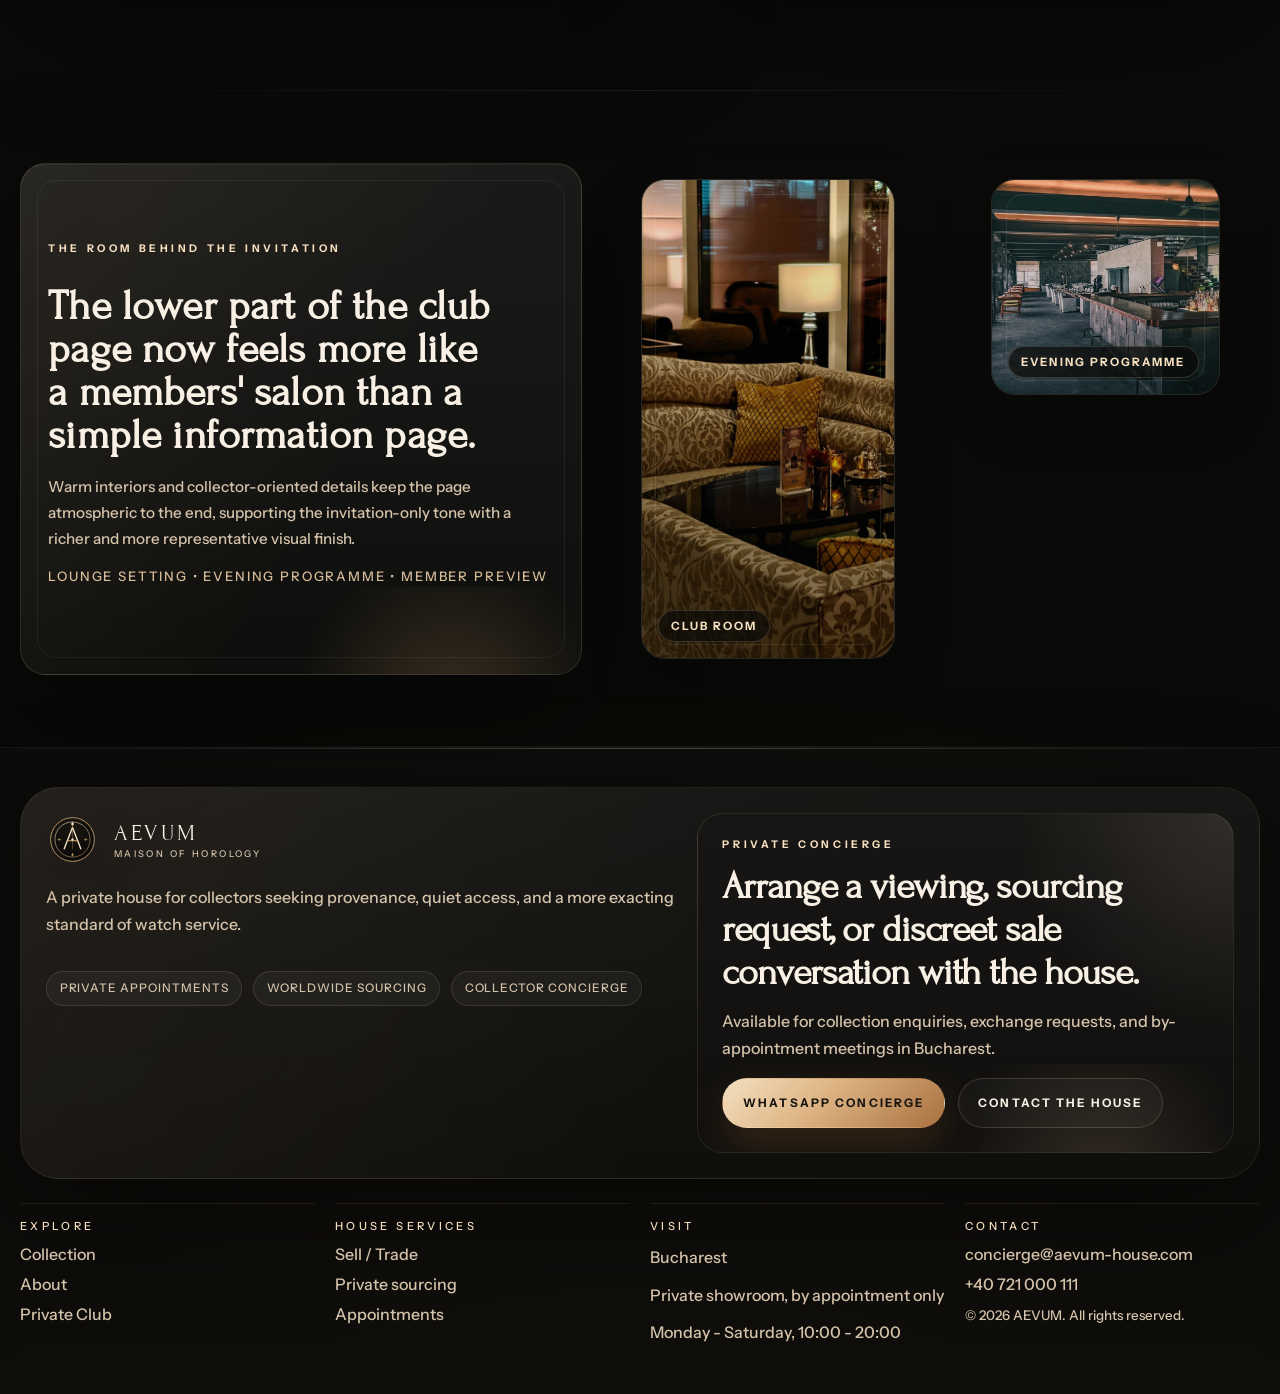
<file: club.html>
<!DOCTYPE html>
<html lang="en">
  <head>
    <meta charset="UTF-8" />
    <meta name="viewport" content="width=device-width, initial-scale=1.0" />
    <title>Private Club | AEVUM</title>
    <meta
      name="description"
      content="Invitation-only club for collectors, first access, and quiet cultural programming."
    />
    <meta name="theme-color" content="#0c0b09" />
    <meta property="og:type" content="website" />
    <meta property="og:site_name" content="AEVUM" />
    <meta property="og:title" content="Private Club | AEVUM" />
    <meta
      property="og:description"
      content="Invitation-only club for collectors, first access, and quiet cultural programming."
    />
    <meta property="og:url" content="https://aevum-house.com/club.html" />
    <meta property="og:image" content="https://aevum-house.com/assets/images/private-lounge.jpg" />
    <meta property="og:image:alt" content="AEVUM private club lounge cover image." />
    <meta name="twitter:card" content="summary_large_image" />
    <meta name="twitter:title" content="Private Club | AEVUM" />
    <meta
      name="twitter:description"
      content="Invitation-only club for collectors, first access, and quiet cultural programming."
    />
    <meta name="twitter:image" content="https://aevum-house.com/assets/images/private-lounge.jpg" />
    <link rel="preconnect" href="https://fonts.googleapis.com" />
    <link rel="preconnect" href="https://fonts.gstatic.com" crossorigin />
    <link rel="icon" type="image/svg+xml" href="assets/images/brand-mark.svg" />
    <link rel="manifest" href="site.webmanifest" />
    <link rel="stylesheet" href="assets/styles/main.css" />
  </head>
  <body data-font-preset="grand">
    <header class="topbar">
      <div class="container nav-shell">
        <a class="brand" href="index.html" aria-label="AEVUM">
          <img class="brand-mark" src="assets/images/brand-mark.svg" alt="" />
          <span>
            <span class="brand-name">AEVUM</span>
            <span class="brand-subtitle">Maison of Horology</span>
          </span>
        </a>
        <button
          class="nav-toggle"
          type="button"
          aria-expanded="false"
          aria-controls="site-nav"
          data-nav-toggle
        >
          Menu
        </button>
        <nav class="site-nav" id="site-nav" data-site-nav>
          <a href="index.html">Home</a>
          <a href="catalog.html">Collection</a>
          <a href="sell-trade.html">Sell / Trade</a>
          <a class="active" href="club.html">Private Club</a>
          <a href="about.html">About</a>
          <a href="contact.html">Contact</a>
        </nav>
      </div>
    </header>

    <main>
      <section class="section">
        <div class="container hero-layout club-hero">
          <div class="hero-copy" data-reveal>
            <p class="eyebrow">Invitation Only</p>
            <h1 class="section-title">The invitation-only circle for collectors, first access, and quieter conversation.</h1>
            <p class="lead">
              The club is where the house becomes a circle. Members receive first rights of view, curated
              evenings, house notes, and private invitations intended for collectors who value discretion,
              context, and conversation.
            </p>
            <div class="benefit-list">
              <span>Collector dinners</span>
              <span>First right of view</span>
              <span>House journal</span>
            </div>
          </div>

          <div class="membership-grid" data-reveal>
            <article class="membership-card featured">
              <p class="eyebrow">Founding Circle</p>
              <h3>Core access with priority admission to house events and the monthly journal.</h3>
              <ul>
                <li>Invitations to dinners, salons, and collection previews</li>
                <li>Priority notice for newly arrived watches</li>
                <li>Monthly notes on market context, design, and iconography</li>
              </ul>
            </article>
            <article class="membership-card">
              <p class="eyebrow">Collector Circle</p>
              <h3>Expanded access for active clients and recurring collectors of the house.</h3>
              <ul>
                <li>One-to-one sourcing guidance with the house</li>
                <li>Private appointments and by-schedule viewings</li>
                <li>Early access to difficult watches and exchange opportunities</li>
              </ul>
            </article>
          </div>
        </div>
      </section>

      <section class="section compact">
        <div class="container">
          <div class="section-head">
            <div data-reveal>
              <p class="eyebrow">House Evenings</p>
              <h2 class="section-title">The atmosphere of the club is intimate, tailored, and deliberately off-market.</h2>
            </div>
            <p class="section-intro" data-reveal>
              The visual tone of the club should feel more like a private lounge than an events feed:
              warm light, quieter rooms, and a sense of invitation rather than spectacle.
            </p>
          </div>
          <div class="salon-gallery">
            <figure class="photo-frame" data-reveal>
              <img
                src="assets/images/private-lounge.jpg"
                alt="An elegant private lounge with warm lighting and patterned seating."
                loading="eager"
              />
              <figcaption class="image-label">Collector Lounge</figcaption>
            </figure>
            <figure class="photo-frame" data-reveal>
              <img
                src="assets/images/lounge-bar.jpg"
                alt="A dark, elegant lounge bar with a refined private-club atmosphere."
                loading="lazy"
                decoding="async"
              />
              <figcaption class="image-label">Evening Setting</figcaption>
            </figure>
          </div>
        </div>
      </section>

      <section class="section compact">
        <div class="container">
          <div class="section-head">
            <div data-reveal>
              <p class="eyebrow">Upcoming</p>
              <h2 class="section-title">Private programming, collector dinners, and a calmer social rhythm.</h2>
            </div>
            <p class="section-intro" data-reveal>
              The Private Club area can later evolve into a true members' portal with authentication,
              gated content, invitations, and event registration.
            </p>
          </div>
          <div class="event-grid">
            <article class="event-card" data-reveal>
              <span class="event-meta">24 April • Bucharest</span>
              <h3>Private Viewing Dinner</h3>
              <p>An intimate preview for dress watches and modern complications in a dinner salon format.</p>
            </article>
            <article class="event-card" data-reveal>
              <span class="event-meta">10 May • Monaco stream</span>
              <h3>Market Notes Live</h3>
              <p>An analysis of the secondary market and the way rarity translates into value.</p>
            </article>
            <article class="event-card" data-reveal>
              <span class="event-meta">28 May • Club Session</span>
              <h3>Independent Makers Focus</h3>
              <p>A conversation about independent makers and what advanced collectors look for.</p>
            </article>
          </div>
        </div>
      </section>

      <section class="section">
        <div class="container two-up">
          <div class="panel" data-reveal>
            <p class="eyebrow">Exclusive Content</p>
            <h2 class="section-title">An invitation into the calendar, the journal, and the private lists of the house.</h2>
            <div class="info-grid">
              <article class="info-card">
                <h3>Editorial</h3>
                <p>Short essays on iconic design, movement culture, market dynamics, and watches worth following.</p>
              </article>
              <article class="info-card">
                <h3>Insider Lists</h3>
                <p>Monthly selections for complications, sports icons, and under-the-radar watches.</p>
              </article>
              <article class="info-card">
                <h3>Event Access</h3>
                <p>Dedicated pages for RSVP, agenda, guest speakers, and personalized aftercare.</p>
              </article>
            </div>
          </div>
          <div class="form-card" data-reveal>
            <p class="eyebrow">Join Request</p>
            <h2>Request an invitation</h2>
            <form data-lead-form>
              <div class="form-grid">
                <div class="field">
                  <label for="club-name">Name</label>
                  <input id="club-name" name="club-name" type="text" required />
                </div>
                <div class="field">
                  <label for="club-email">Email</label>
                  <input id="club-email" name="club-email" type="email" required />
                </div>
                <div class="field full">
                  <label for="club-interest">Primary interest</label>
                  <select id="club-interest" name="club-interest">
                    <option>Private events</option>
                    <option>Complications</option>
                    <option>Sport icons</option>
                    <option>Independent makers</option>
                  </select>
                </div>
                <div class="field full">
                  <label for="club-message">Tell us a little about your collection or your interest</label>
                  <textarea
                    id="club-message"
                    name="club-message"
                    placeholder="What kind of watches do you follow, how often do you attend events, or what kind of experience are you looking for?"
                  ></textarea>
                </div>
                <div class="field full">
                  <button class="button primary" type="submit">Submit request</button>
                </div>
              </div>
              <p class="form-status" data-form-status></p>
            </form>
          </div>
        </div>
      </section>

      <section class="section compact">
        <div class="container closing-editorial">
          <div class="panel closing-copy" data-reveal>
            <p class="eyebrow">The Room Behind the Invitation</p>
            <h2 class="section-title">The lower part of the club page now feels more like a members' salon than a simple information page.</h2>
            <p class="section-intro">
              Warm interiors and collector-oriented details keep the page atmospheric to the end, supporting
              the invitation-only tone with a richer and more representative visual finish.
            </p>
            <p class="closing-note">Lounge setting • evening programme • member preview</p>
          </div>
          <div class="closing-visual">
            <figure class="photo-frame" data-reveal>
              <img
                src="assets/images/private-lounge.jpg"
                alt="An intimate private lounge prepared for collector gatherings."
                loading="lazy"
                decoding="async"
              />
              <figcaption class="image-label">Club Room</figcaption>
            </figure>
            <div class="closing-stack">
              <figure class="photo-frame" data-reveal>
                <img
                  src="assets/images/lounge-bar.jpg"
                  alt="A dark, elegant lounge bar suitable for a private club evening."
                  loading="lazy"
                  decoding="async"
                />
                <figcaption class="image-label">Evening Programme</figcaption>
              </figure>
              <figure class="photo-frame" data-reveal>
                <img
                  src="assets/images/watch-dial-blue.jpg"
                  alt="A close watch detail suggesting first access to collector previews."
                  loading="lazy"
                  decoding="async"
                />
                <figcaption class="image-label">Member Preview</figcaption>
              </figure>
            </div>
          </div>
        </div>
      </section>
    </main>

    <footer class="footer">
      <div class="container footer-shell">
        <div class="footer-top">
          <div class="footer-brand-block">
            <a class="brand footer-brand" href="index.html" aria-label="AEVUM">
              <img class="brand-mark" src="assets/images/brand-mark.svg" alt="" />
              <span>
                <span class="brand-name">AEVUM</span>
                <span class="brand-subtitle">Maison of Horology</span>
              </span>
            </a>
            <p class="footer-copy">
              A private house for collectors seeking provenance, quiet access, and a more exacting standard of watch service.
            </p>
            <div class="footer-badges">
              <span>Private appointments</span>
              <span>Worldwide sourcing</span>
              <span>Collector concierge</span>
            </div>
          </div>
          <div class="footer-invite">
            <p class="eyebrow">Private Concierge</p>
            <h2>Arrange a viewing, sourcing request, or discreet sale conversation with the house.</h2>
            <p class="footer-meta-line">
              Available for collection enquiries, exchange requests, and by-appointment meetings in Bucharest.
            </p>
            <div class="footer-actions">
              <a
                class="button primary"
                href="https://wa.me/40721000111?text=Hello%20AEVUM%2C%20I%20would%20like%20to%20arrange%20a%20private%20appointment."
                target="_blank"
                rel="noreferrer"
              >
                WhatsApp concierge
              </a>
              <a class="button secondary" href="contact.html">Contact the house</a>
            </div>
          </div>
        </div>
        <div class="footer-bottom">
          <div class="footer-column">
            <p class="footer-heading">Explore</p>
            <a href="catalog.html">Collection</a>
            <a href="about.html">About</a>
            <a href="club.html">Private Club</a>
          </div>
          <div class="footer-column">
            <p class="footer-heading">House Services</p>
            <a href="sell-trade.html">Sell / Trade</a>
            <a href="contact.html">Private sourcing</a>
            <a href="contact.html">Appointments</a>
          </div>
          <div class="footer-column">
            <p class="footer-heading">Visit</p>
            <span class="footer-meta-line">Bucharest</span>
            <span class="footer-meta-line">Private showroom, by appointment only</span>
            <span class="footer-meta-line">Monday - Saturday, 10:00 - 20:00</span>
          </div>
          <div class="footer-column">
            <p class="footer-heading">Contact</p>
            <a href="mailto:concierge@aevum-house.com">concierge@aevum-house.com</a>
            <a href="https://wa.me/40721000111" target="_blank" rel="noreferrer">+40 721 000 111</a>
            <small>© <span data-year></span> AEVUM. All rights reserved.</small>
          </div>
        </div>
      </div>
    </footer>

    <script src="assets/scripts/site.js"></script>
  </body>
</html>
</file>
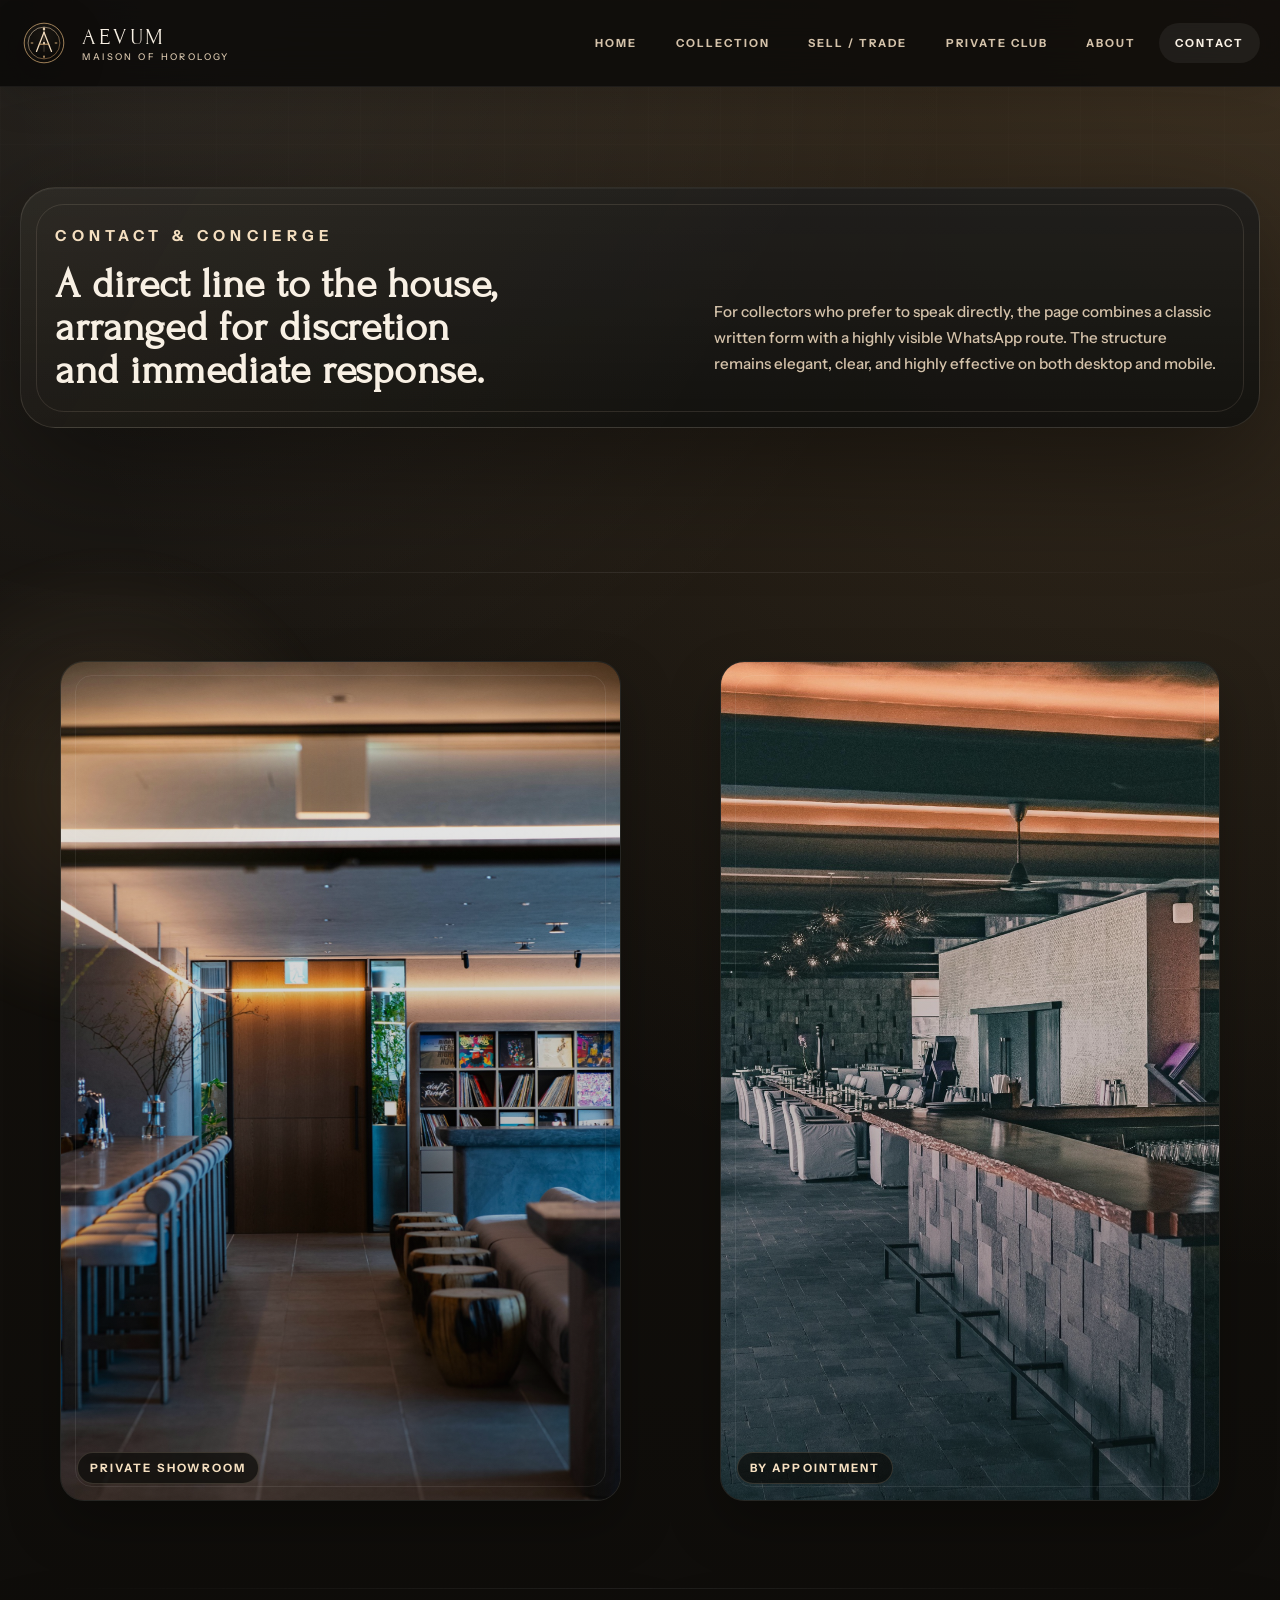
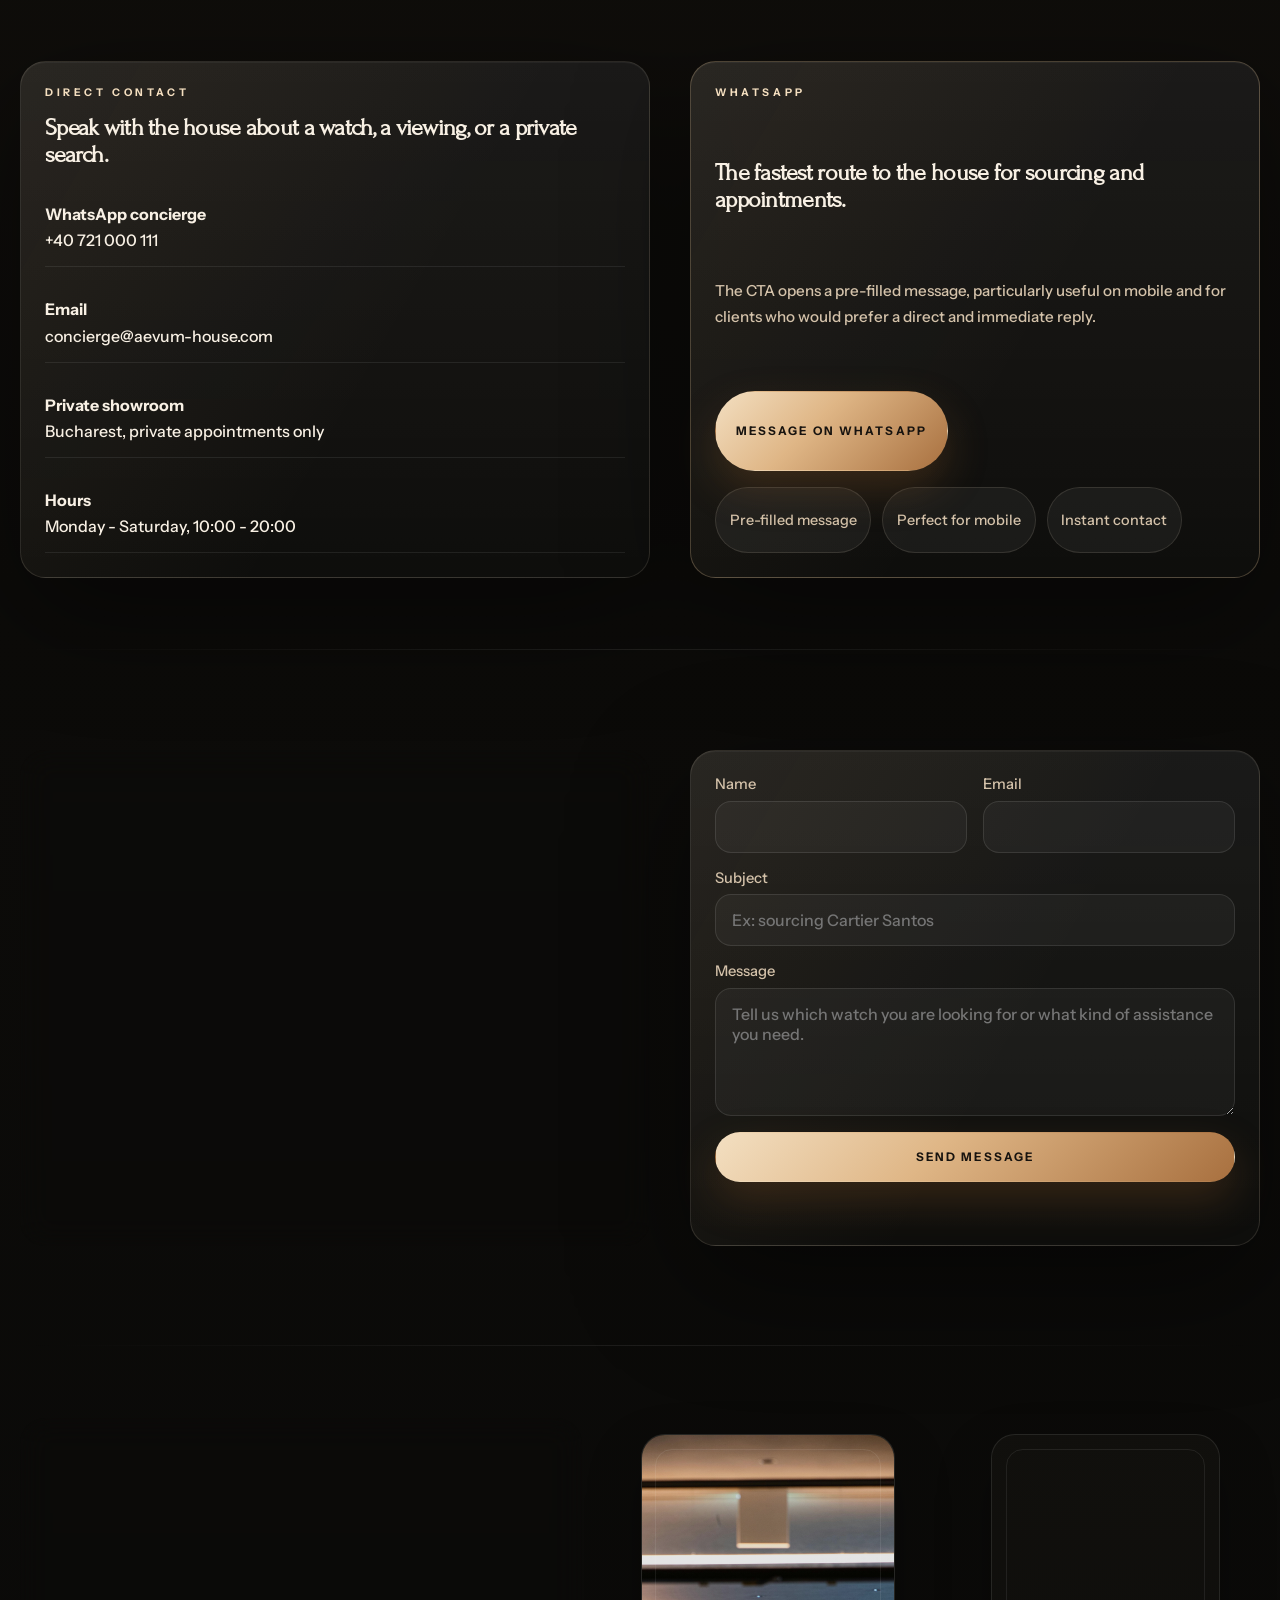
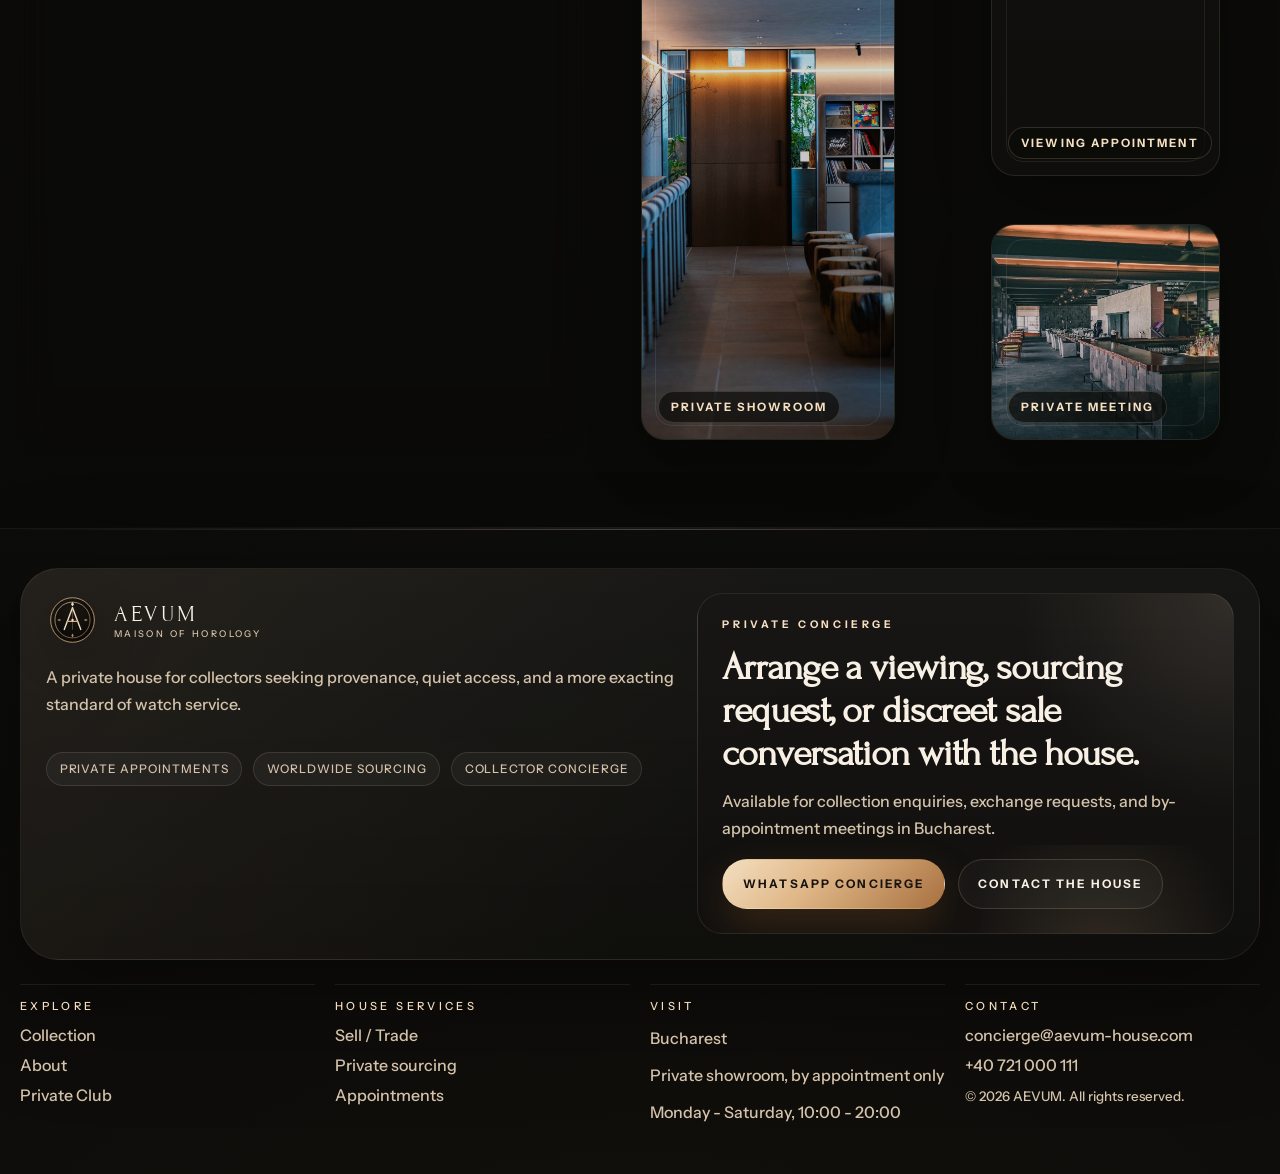
<file: contact.html>
<!DOCTYPE html>
<html lang="en">
  <head>
    <meta charset="UTF-8" />
    <meta name="viewport" content="width=device-width, initial-scale=1.0" />
    <title>Contact | AEVUM</title>
    <meta
      name="description"
      content="Private contact page for sourcing, appointments, and direct access to the house."
    />
    <meta name="theme-color" content="#0c0b09" />
    <meta property="og:type" content="website" />
    <meta property="og:site_name" content="AEVUM" />
    <meta property="og:title" content="Contact | AEVUM" />
    <meta
      property="og:description"
      content="Private contact page for sourcing, appointments, and direct access to the house."
    />
    <meta property="og:url" content="https://aevum-house.com/contact.html" />
    <meta property="og:image" content="https://aevum-house.com/assets/images/showroom-lounge.jpg" />
    <meta property="og:image:alt" content="AEVUM contact and showroom cover image." />
    <meta name="twitter:card" content="summary_large_image" />
    <meta name="twitter:title" content="Contact | AEVUM" />
    <meta
      name="twitter:description"
      content="Private contact page for sourcing, appointments, and direct access to the house."
    />
    <meta name="twitter:image" content="https://aevum-house.com/assets/images/showroom-lounge.jpg" />
    <link rel="preconnect" href="https://fonts.googleapis.com" />
    <link rel="preconnect" href="https://fonts.gstatic.com" crossorigin />
    <link rel="icon" type="image/svg+xml" href="assets/images/brand-mark.svg" />
    <link rel="manifest" href="site.webmanifest" />
    <link rel="stylesheet" href="assets/styles/main.css" />
  </head>
  <body data-font-preset="grand">
    <header class="topbar">
      <div class="container nav-shell">
        <a class="brand" href="index.html" aria-label="AEVUM">
          <img class="brand-mark" src="assets/images/brand-mark.svg" alt="" />
          <span>
            <span class="brand-name">AEVUM</span>
            <span class="brand-subtitle">Maison of Horology</span>
          </span>
        </a>
        <button
          class="nav-toggle"
          type="button"
          aria-expanded="false"
          aria-controls="site-nav"
          data-nav-toggle
        >
          Menu
        </button>
        <nav class="site-nav" id="site-nav" data-site-nav>
          <a href="index.html">Home</a>
          <a href="catalog.html">Collection</a>
          <a href="sell-trade.html">Sell / Trade</a>
          <a href="club.html">Private Club</a>
          <a href="about.html">About</a>
          <a class="active" href="contact.html">Contact</a>
        </nav>
      </div>
    </header>

    <main>
      <section class="section">
        <div class="container page-intro">
          <div data-reveal>
            <p class="eyebrow">Contact & Concierge</p>
            <h1 class="section-title">A direct line to the house, arranged for discretion and immediate response.</h1>
          </div>
          <p data-reveal>
            For collectors who prefer to speak directly, the page combines a classic written form with a
            highly visible WhatsApp route. The structure remains elegant, clear, and highly effective on both desktop and mobile.
          </p>
        </div>
      </section>

      <section class="section compact">
        <div class="container salon-gallery">
          <figure class="photo-frame" data-reveal>
            <img
              src="assets/images/showroom-lounge.jpg"
              alt="An elegant luxury interior suitable for private watch appointments."
              loading="eager"
            />
            <figcaption class="image-label">Private Showroom</figcaption>
          </figure>
          <figure class="photo-frame" data-reveal>
            <img
              src="assets/images/lounge-bar.jpg"
              alt="A refined lounge setting with a dark and intimate private-club atmosphere."
              loading="lazy"
              decoding="async"
            />
            <figcaption class="image-label">By Appointment</figcaption>
          </figure>
        </div>
      </section>

      <section class="section compact">
        <div class="container contact-grid">
          <div class="contact-panel" data-reveal>
            <p class="eyebrow">Direct Contact</p>
            <h2>Speak with the house about a watch, a viewing, or a private search.</h2>
            <div class="contact-lines">
              <div class="contact-line">
                <strong>WhatsApp concierge</strong>
                <span>+40 721 000 111</span>
              </div>
              <div class="contact-line">
                <strong>Email</strong>
                <span>concierge@aevum-house.com</span>
              </div>
              <div class="contact-line">
                <strong>Private showroom</strong>
                <span>Bucharest, private appointments only</span>
              </div>
              <div class="contact-line">
                <strong>Hours</strong>
                <span>Monday - Saturday, 10:00 - 20:00</span>
              </div>
            </div>
          </div>

          <div class="whatsapp-card" data-reveal>
            <p class="eyebrow">WhatsApp</p>
            <h2>The fastest route to the house for sourcing and appointments.</h2>
            <p class="section-intro">
              The CTA opens a pre-filled message, particularly useful on mobile and for clients who would
              prefer a direct and immediate reply.
            </p>
            <a
              class="button primary"
              href="https://wa.me/40721000111?text=Hello%20AEVUM%2C%20I%20would%20like%20to%20arrange%20an%20appointment%20or%20get%20more%20details."
              target="_blank"
              rel="noreferrer"
            >
              Message on WhatsApp
            </a>
            <div class="trust-list">
              <span>Pre-filled message</span>
              <span>Perfect for mobile</span>
              <span>Instant contact</span>
            </div>
          </div>
        </div>
      </section>

      <section class="section">
        <div class="container two-up">
          <div class="panel" data-reveal>
            <p class="eyebrow">Contact Form</p>
            <h2 class="section-title">For more considered requests, a form that remains measured and precise.</h2>
            <p class="section-intro">
              The form is suited to general enquiries, sourcing requests, or questions regarding watches
              already listed within the collection.
            </p>
            <div class="micro-list">
              <span>Private sourcing</span>
              <span>By-appointment viewings</span>
              <span>Collection enquiries</span>
            </div>
          </div>
          <div class="form-card" data-reveal>
            <form data-lead-form>
              <div class="form-grid">
                <div class="field">
                  <label for="contact-name">Name</label>
                  <input id="contact-name" name="contact-name" type="text" required />
                </div>
                <div class="field">
                  <label for="contact-email">Email</label>
                  <input id="contact-email" name="contact-email" type="email" required />
                </div>
                <div class="field full">
                  <label for="contact-subject">Subject</label>
                  <input id="contact-subject" name="contact-subject" type="text" placeholder="Ex: sourcing Cartier Santos" />
                </div>
                <div class="field full">
                  <label for="contact-message">Message</label>
                  <textarea
                    id="contact-message"
                    name="contact-message"
                    placeholder="Tell us which watch you are looking for or what kind of assistance you need."
                  ></textarea>
                </div>
                <div class="field full">
                  <button class="button primary" type="submit">Send message</button>
                </div>
              </div>
              <p class="form-status" data-form-status></p>
            </form>
          </div>
        </div>
      </section>

      <section class="section compact">
        <div class="container closing-editorial">
          <div class="panel closing-copy" data-reveal>
            <p class="eyebrow">Visit the House</p>
            <h2 class="section-title">The contact page now ends with visual cues for arrival, appointment, and private conversation.</h2>
            <p class="section-intro">
              The lower section is now more representative of the actual experience: a showroom mood, a
              tailored viewing, and the discreet hospitality expected from a luxury house.
            </p>
            <p class="closing-note">Showroom • appointment • private meeting</p>
          </div>
          <div class="closing-visual">
            <figure class="photo-frame" data-reveal>
              <img
                src="assets/images/showroom-lounge.jpg"
                alt="A refined showroom interior designed for private appointments."
                loading="lazy"
                decoding="async"
              />
              <figcaption class="image-label">Private Showroom</figcaption>
            </figure>
            <div class="closing-stack">
              <figure class="photo-frame" data-reveal>
                <img
                  src="assets/images/hero-wristwatch.jpg"
                  alt="A tailored wristwatch styling image representing a private viewing appointment."
                  loading="lazy"
                  decoding="async"
                />
                <figcaption class="image-label">Viewing Appointment</figcaption>
              </figure>
              <figure class="photo-frame" data-reveal>
                <img
                  src="assets/images/lounge-bar.jpg"
                  alt="A dark, elegant lounge for a quiet client meeting."
                  loading="lazy"
                  decoding="async"
                />
                <figcaption class="image-label">Private Meeting</figcaption>
              </figure>
            </div>
          </div>
        </div>
      </section>
    </main>

    <footer class="footer">
      <div class="container footer-shell">
        <div class="footer-top">
          <div class="footer-brand-block">
            <a class="brand footer-brand" href="index.html" aria-label="AEVUM">
              <img class="brand-mark" src="assets/images/brand-mark.svg" alt="" />
              <span>
                <span class="brand-name">AEVUM</span>
                <span class="brand-subtitle">Maison of Horology</span>
              </span>
            </a>
            <p class="footer-copy">
              A private house for collectors seeking provenance, quiet access, and a more exacting standard of watch service.
            </p>
            <div class="footer-badges">
              <span>Private appointments</span>
              <span>Worldwide sourcing</span>
              <span>Collector concierge</span>
            </div>
          </div>
          <div class="footer-invite">
            <p class="eyebrow">Private Concierge</p>
            <h2>Arrange a viewing, sourcing request, or discreet sale conversation with the house.</h2>
            <p class="footer-meta-line">
              Available for collection enquiries, exchange requests, and by-appointment meetings in Bucharest.
            </p>
            <div class="footer-actions">
              <a
                class="button primary"
                href="https://wa.me/40721000111?text=Hello%20AEVUM%2C%20I%20would%20like%20to%20arrange%20a%20private%20appointment."
                target="_blank"
                rel="noreferrer"
              >
                WhatsApp concierge
              </a>
              <a class="button secondary" href="contact.html">Contact the house</a>
            </div>
          </div>
        </div>
        <div class="footer-bottom">
          <div class="footer-column">
            <p class="footer-heading">Explore</p>
            <a href="catalog.html">Collection</a>
            <a href="about.html">About</a>
            <a href="club.html">Private Club</a>
          </div>
          <div class="footer-column">
            <p class="footer-heading">House Services</p>
            <a href="sell-trade.html">Sell / Trade</a>
            <a href="contact.html">Private sourcing</a>
            <a href="contact.html">Appointments</a>
          </div>
          <div class="footer-column">
            <p class="footer-heading">Visit</p>
            <span class="footer-meta-line">Bucharest</span>
            <span class="footer-meta-line">Private showroom, by appointment only</span>
            <span class="footer-meta-line">Monday - Saturday, 10:00 - 20:00</span>
          </div>
          <div class="footer-column">
            <p class="footer-heading">Contact</p>
            <a href="mailto:concierge@aevum-house.com">concierge@aevum-house.com</a>
            <a href="https://wa.me/40721000111" target="_blank" rel="noreferrer">+40 721 000 111</a>
            <small>© <span data-year></span> AEVUM. All rights reserved.</small>
          </div>
        </div>
      </div>
    </footer>

    <script src="assets/scripts/site.js"></script>
  </body>
</html>
</file>
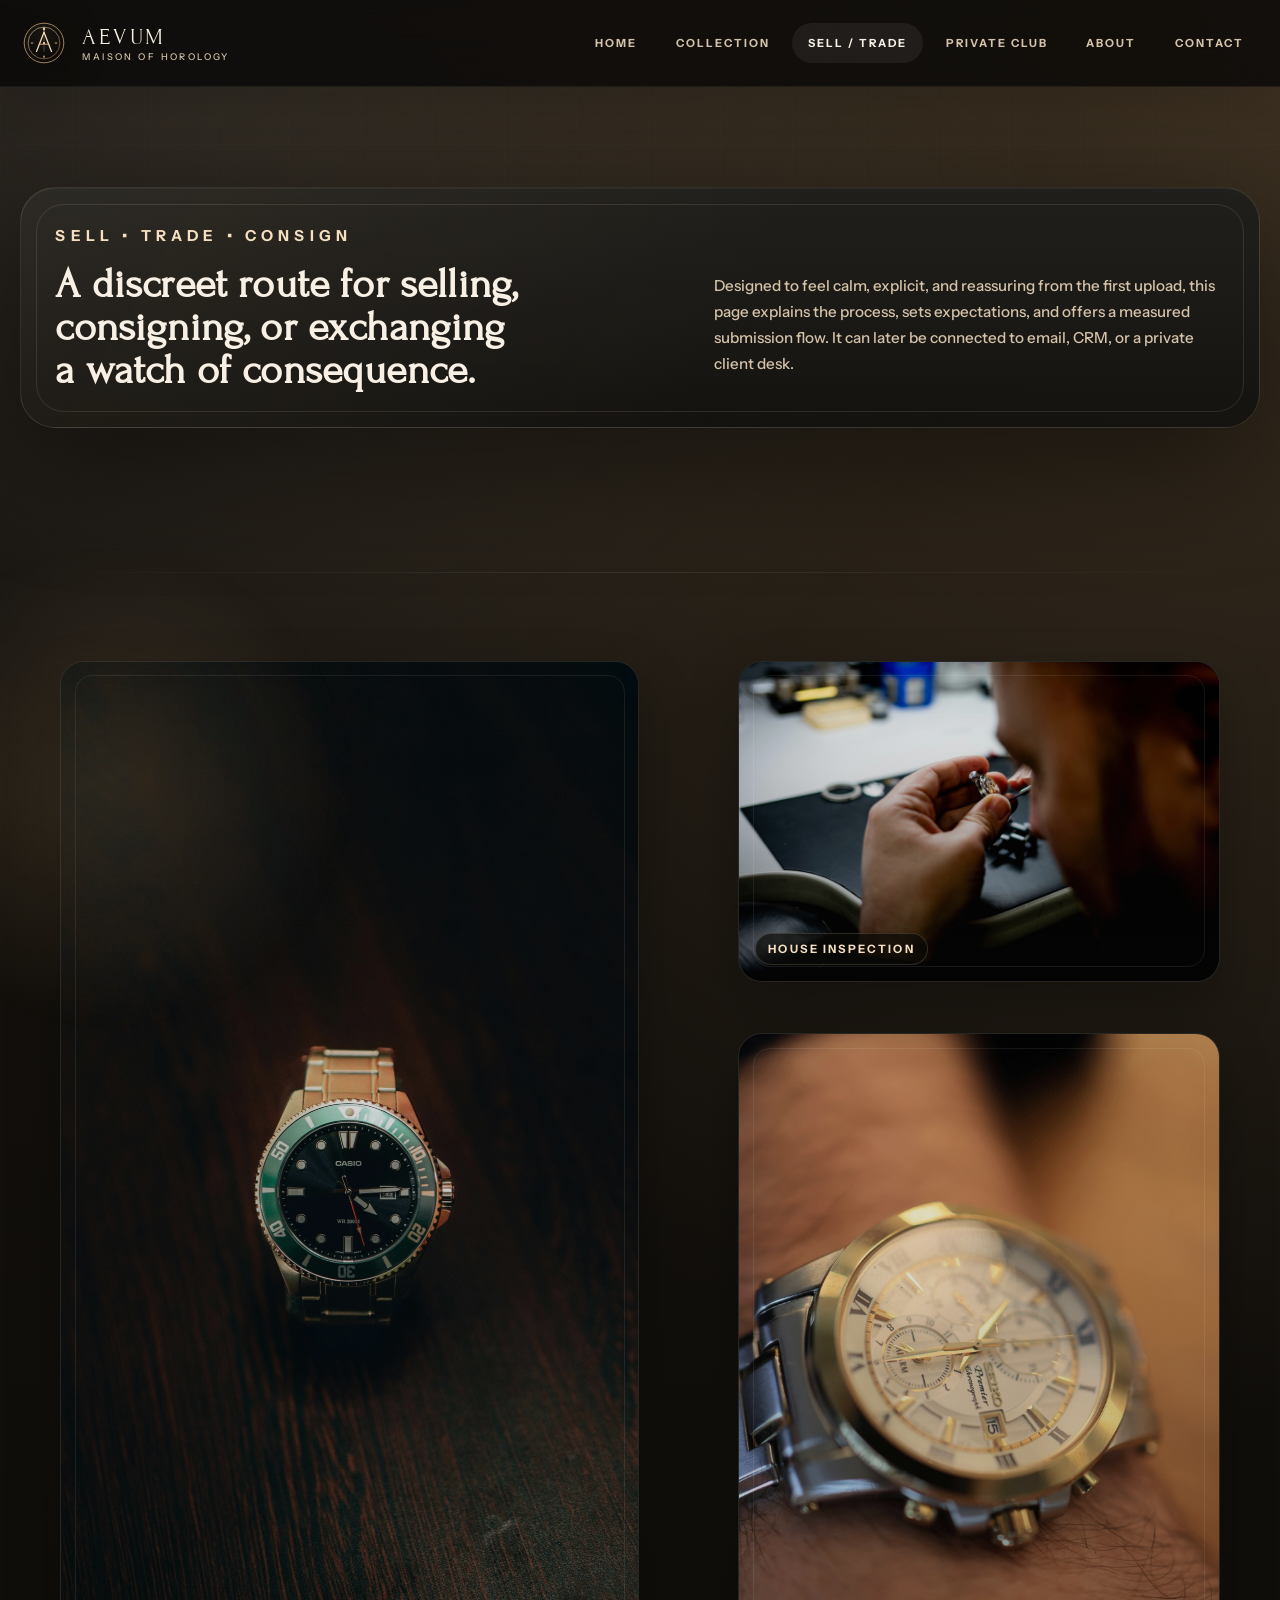
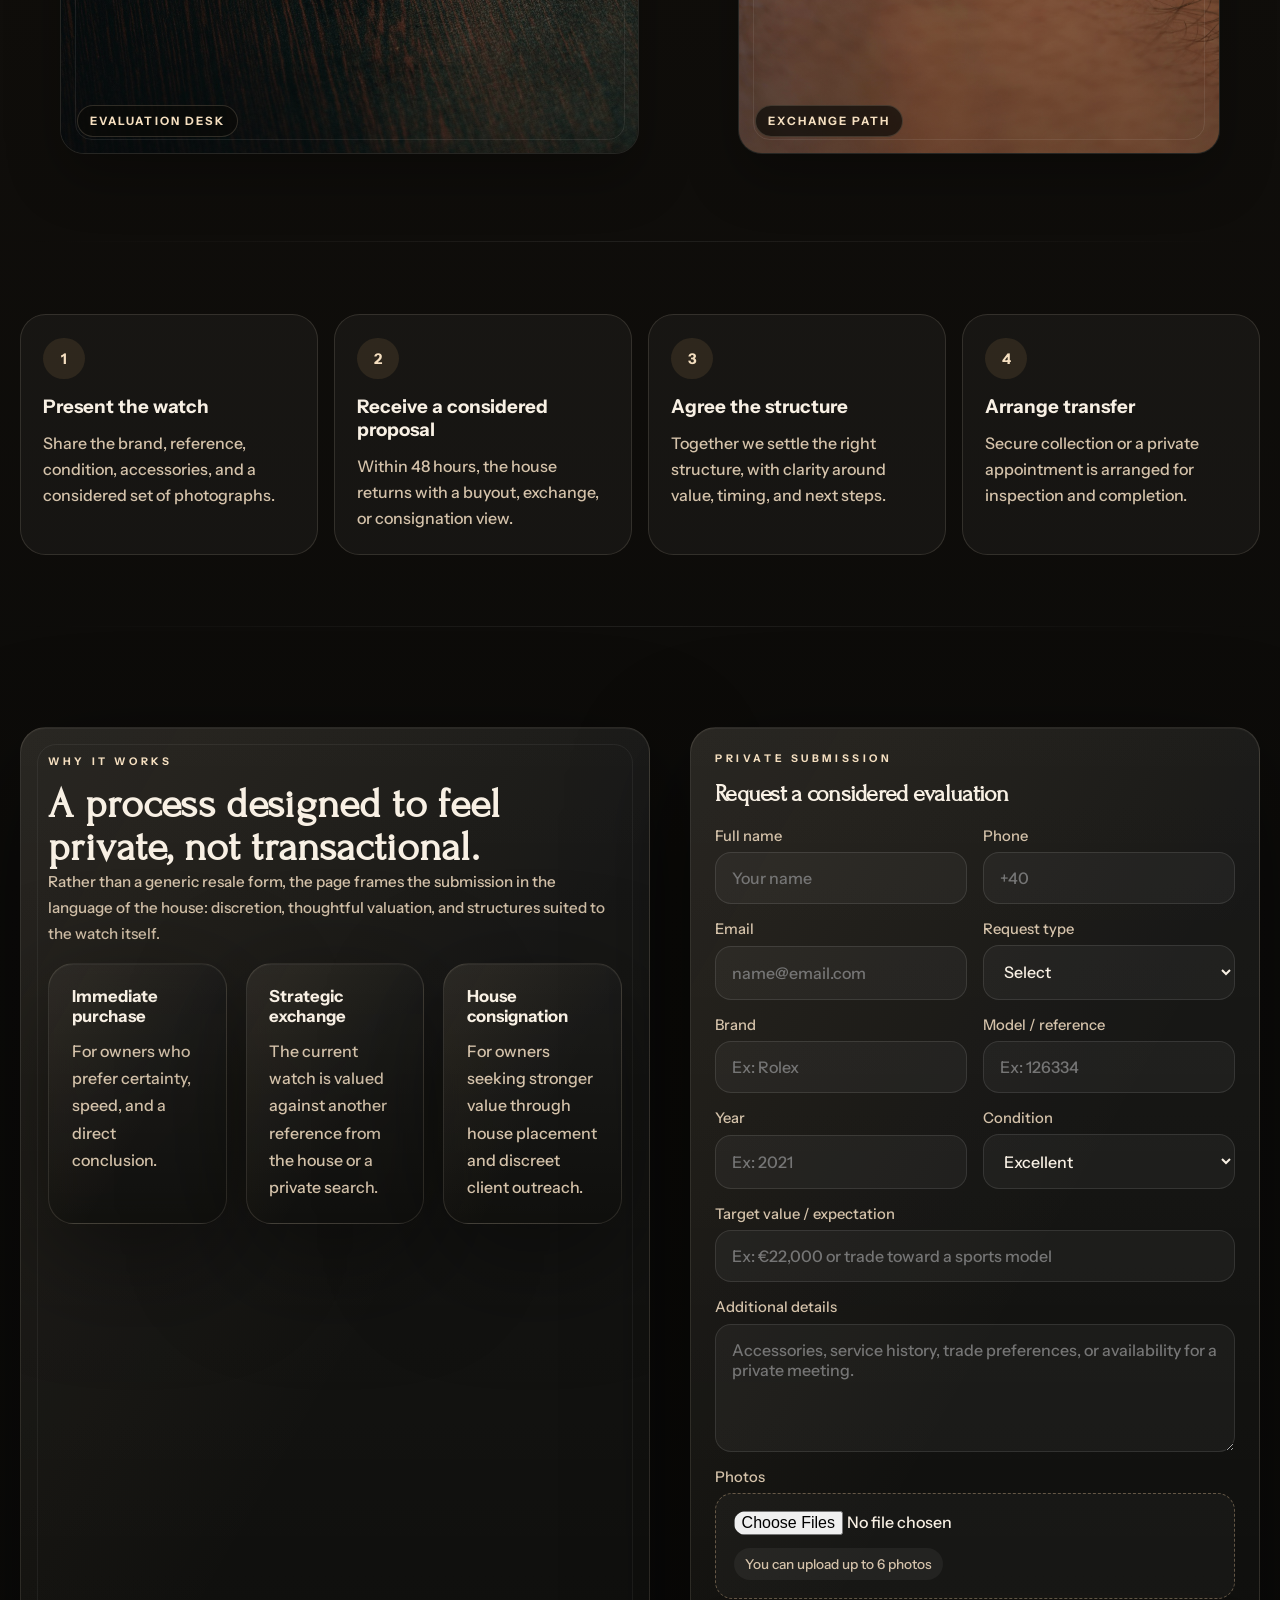
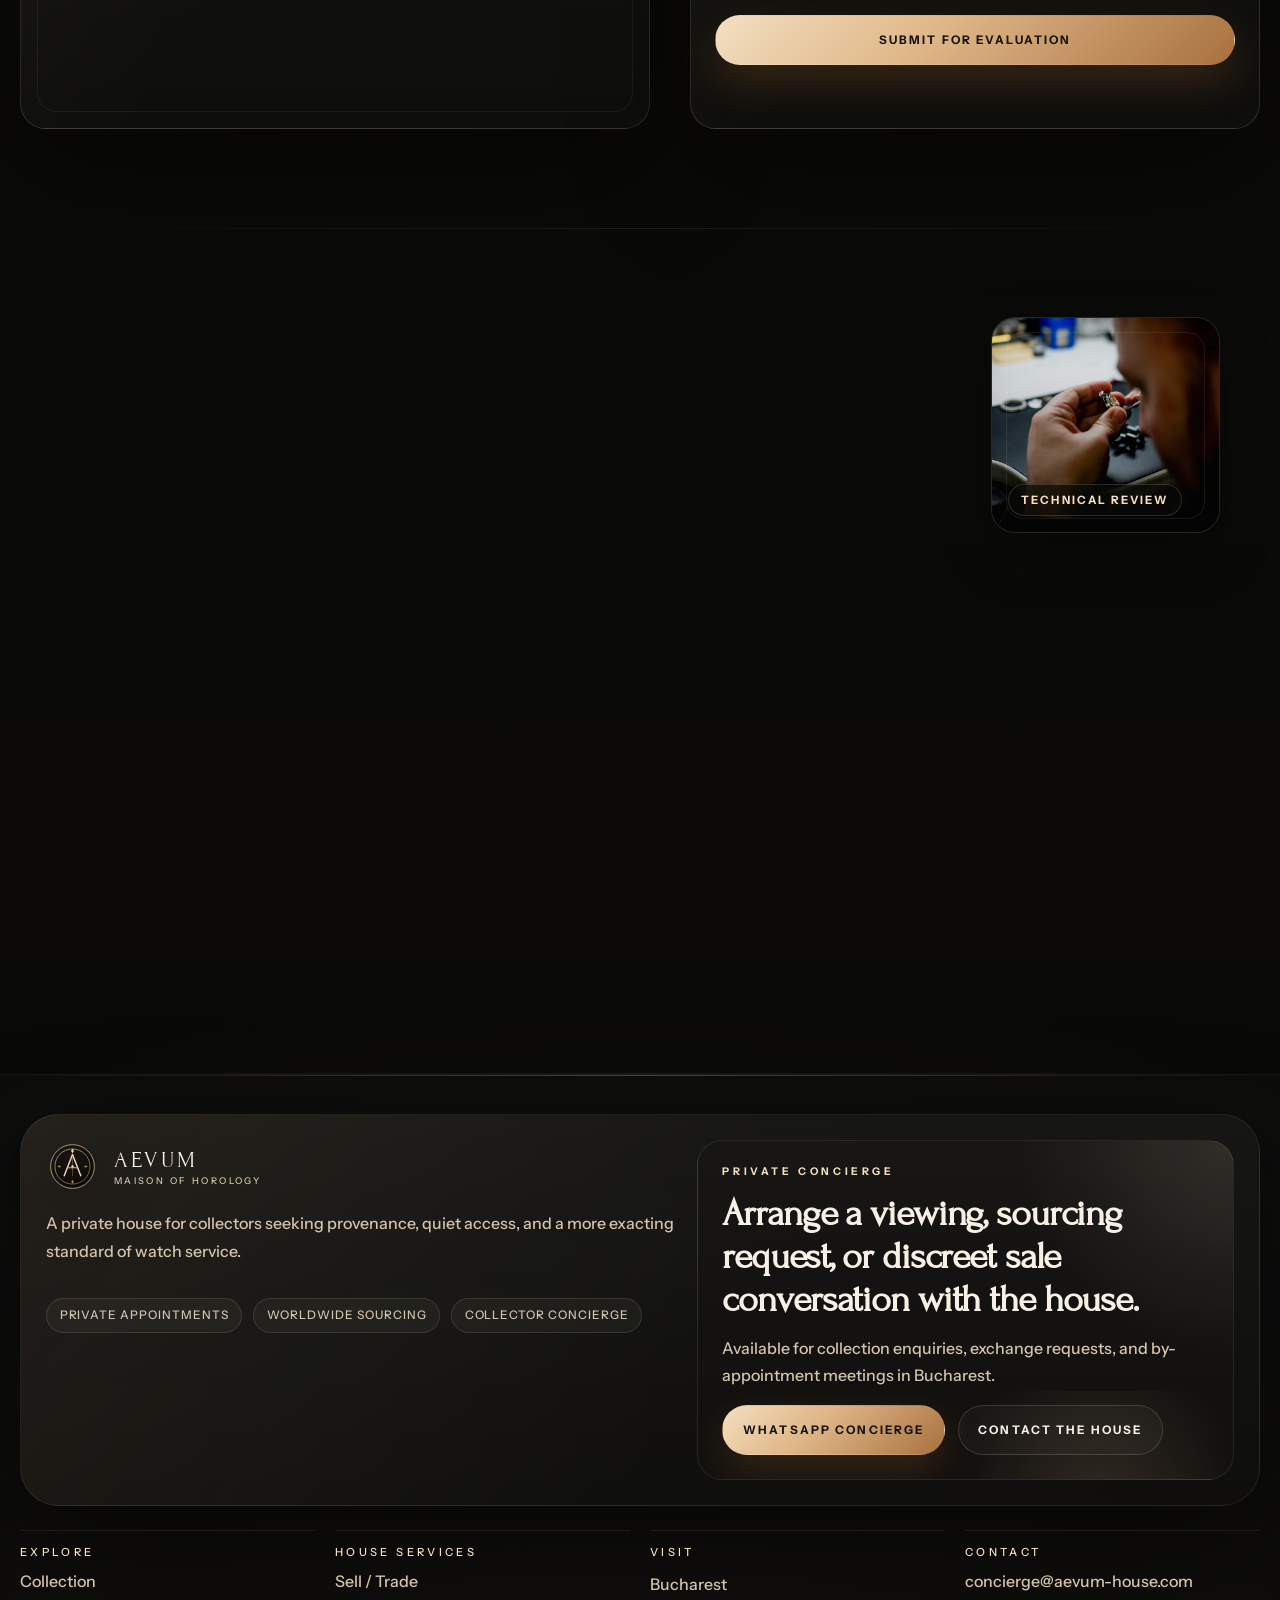
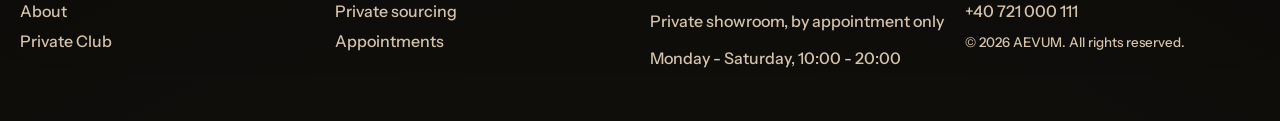
<file: sell-trade.html>
<!DOCTYPE html>
<html lang="en">
  <head>
    <meta charset="UTF-8" />
    <meta name="viewport" content="width=device-width, initial-scale=1.0" />
    <title>Sell / Trade | AEVUM</title>
    <meta
      name="description"
      content="A discreet route for selling, consigning, or exchanging a watch of consequence."
    />
    <meta name="theme-color" content="#0c0b09" />
    <meta property="og:type" content="website" />
    <meta property="og:site_name" content="AEVUM" />
    <meta property="og:title" content="Sell / Trade | AEVUM" />
    <meta
      property="og:description"
      content="A discreet route for selling, consigning, or exchanging a watch of consequence."
    />
    <meta property="og:url" content="https://aevum-house.com/sell-trade.html" />
    <meta property="og:image" content="https://aevum-house.com/assets/images/watch-on-table.jpg" />
    <meta property="og:image:alt" content="AEVUM sell and trade editorial cover image." />
    <meta name="twitter:card" content="summary_large_image" />
    <meta name="twitter:title" content="Sell / Trade | AEVUM" />
    <meta
      name="twitter:description"
      content="A discreet route for selling, consigning, or exchanging a watch of consequence."
    />
    <meta name="twitter:image" content="https://aevum-house.com/assets/images/watch-on-table.jpg" />
    <link rel="preconnect" href="https://fonts.googleapis.com" />
    <link rel="preconnect" href="https://fonts.gstatic.com" crossorigin />
    <link rel="icon" type="image/svg+xml" href="assets/images/brand-mark.svg" />
    <link rel="manifest" href="site.webmanifest" />
    <link rel="stylesheet" href="assets/styles/main.css" />
  </head>
  <body data-font-preset="grand">
    <header class="topbar">
      <div class="container nav-shell">
        <a class="brand" href="index.html" aria-label="AEVUM">
          <img class="brand-mark" src="assets/images/brand-mark.svg" alt="" />
          <span>
            <span class="brand-name">AEVUM</span>
            <span class="brand-subtitle">Maison of Horology</span>
          </span>
        </a>
        <button
          class="nav-toggle"
          type="button"
          aria-expanded="false"
          aria-controls="site-nav"
          data-nav-toggle
        >
          Menu
        </button>
        <nav class="site-nav" id="site-nav" data-site-nav>
          <a href="index.html">Home</a>
          <a href="catalog.html">Collection</a>
          <a class="active" href="sell-trade.html">Sell / Trade</a>
          <a href="club.html">Private Club</a>
          <a href="about.html">About</a>
          <a href="contact.html">Contact</a>
        </nav>
      </div>
    </header>

    <main>
      <section class="section">
        <div class="container page-intro">
          <div data-reveal>
            <p class="eyebrow">Sell • Trade • Consign</p>
            <h1 class="section-title">A discreet route for selling, consigning, or exchanging a watch of consequence.</h1>
          </div>
          <p data-reveal>
            Designed to feel calm, explicit, and reassuring from the first upload, this page explains the
            process, sets expectations, and offers a measured submission flow. It can later be connected
            to email, CRM, or a private client desk.
          </p>
        </div>
      </section>

      <section class="section compact">
        <div class="container collection-atlas">
          <figure class="photo-frame atlas-main" data-reveal>
            <img
              src="assets/images/watch-on-table.jpg"
              alt="A luxury wristwatch placed on a dark wooden table in a quiet studio setting."
              loading="eager"
            />
            <figcaption class="image-label">Evaluation Desk</figcaption>
          </figure>
          <div class="atlas-stack">
            <figure class="photo-frame" data-reveal>
              <img
                src="assets/images/watchmaker-workshop.jpg"
                alt="Hands working on a watch in a workshop, suggesting care and technical assessment."
                loading="lazy"
                decoding="async"
              />
              <figcaption class="image-label">House Inspection</figcaption>
            </figure>
            <figure class="photo-frame" data-reveal>
              <img
                src="assets/images/hero-wristwatch.jpg"
                alt="A tailored wristwatch styling image representing exchange into a new piece."
                loading="lazy"
                decoding="async"
              />
              <figcaption class="image-label">Exchange Path</figcaption>
            </figure>
          </div>
        </div>
      </section>

      <section class="section compact">
        <div class="container process-grid">
          <article class="step-card" data-reveal>
            <span class="step-number">1</span>
            <h3>Present the watch</h3>
            <p>Share the brand, reference, condition, accessories, and a considered set of photographs.</p>
          </article>
          <article class="step-card" data-reveal>
            <span class="step-number">2</span>
            <h3>Receive a considered proposal</h3>
            <p>Within 48 hours, the house returns with a buyout, exchange, or consignation view.</p>
          </article>
          <article class="step-card" data-reveal>
            <span class="step-number">3</span>
            <h3>Agree the structure</h3>
            <p>Together we settle the right structure, with clarity around value, timing, and next steps.</p>
          </article>
          <article class="step-card" data-reveal>
            <span class="step-number">4</span>
            <h3>Arrange transfer</h3>
            <p>Secure collection or a private appointment is arranged for inspection and completion.</p>
          </article>
        </div>
      </section>

      <section class="section">
        <div class="container two-up">
          <div class="panel" data-reveal>
            <p class="eyebrow">Why It Works</p>
            <h2 class="section-title">A process designed to feel private, not transactional.</h2>
            <p class="section-intro">
              Rather than a generic resale form, the page frames the submission in the language of the
              house: discretion, thoughtful valuation, and structures suited to the watch itself.
            </p>
            <div class="trust-grid">
              <article class="info-card">
                <h3>Immediate purchase</h3>
                <p>For owners who prefer certainty, speed, and a direct conclusion.</p>
              </article>
              <article class="info-card">
                <h3>Strategic exchange</h3>
                <p>The current watch is valued against another reference from the house or a private search.</p>
              </article>
              <article class="info-card">
                <h3>House consignation</h3>
                <p>For owners seeking stronger value through house placement and discreet client outreach.</p>
              </article>
            </div>
          </div>

          <div class="form-card" data-reveal>
            <p class="eyebrow">Private Submission</p>
            <h2>Request a considered evaluation</h2>
            <form data-lead-form>
              <div class="form-grid">
                <div class="field">
                  <label for="name">Full name</label>
                  <input id="name" name="name" type="text" placeholder="Your name" required />
                </div>
                <div class="field">
                  <label for="phone">Phone</label>
                  <input id="phone" name="phone" type="tel" placeholder="+40" required />
                </div>
                <div class="field">
                  <label for="email">Email</label>
                  <input id="email" name="email" type="email" placeholder="name@email.com" required />
                </div>
                <div class="field">
                  <label for="request-type">Request type</label>
                  <select id="request-type" name="request-type" required>
                    <option value="">Select</option>
                    <option>Direct sale</option>
                    <option>Exchange / trade-in</option>
                    <option>Consignation</option>
                  </select>
                </div>
                <div class="field">
                  <label for="brand">Brand</label>
                  <input id="brand" name="brand" type="text" placeholder="Ex: Rolex" required />
                </div>
                <div class="field">
                  <label for="model">Model / reference</label>
                  <input id="model" name="model" type="text" placeholder="Ex: 126334" required />
                </div>
                <div class="field">
                  <label for="year">Year</label>
                  <input id="year" name="year" type="text" placeholder="Ex: 2021" />
                </div>
                <div class="field">
                  <label for="condition">Condition</label>
                  <select id="condition" name="condition">
                    <option>Excellent</option>
                    <option>Very good</option>
                    <option>Good</option>
                    <option>Needs service</option>
                  </select>
                </div>
                <div class="field full">
                  <label for="value">Target value / expectation</label>
                  <input id="value" name="value" type="text" placeholder="Ex: €22,000 or trade toward a sports model" />
                </div>
                <div class="field full">
                  <label for="message">Additional details</label>
                  <textarea
                    id="message"
                    name="message"
                    placeholder="Accessories, service history, trade preferences, or availability for a private meeting."
                  ></textarea>
                </div>
                <div class="field full">
                  <label for="photos">Photos</label>
                  <div class="upload-box">
                    <input
                      id="photos"
                      name="photos"
                      type="file"
                      accept="image/*"
                      multiple
                      data-upload-input
                      data-upload-target="#trade-upload-preview"
                    />
                    <div class="upload-list" id="trade-upload-preview"></div>
                  </div>
                </div>
                <div class="field full">
                  <button class="button primary" type="submit">Submit for evaluation</button>
                </div>
              </div>
              <p class="form-status" data-form-status></p>
            </form>
          </div>
        </div>
      </section>

      <section class="section compact">
        <div class="container closing-editorial">
          <div class="panel closing-copy" data-reveal>
            <p class="eyebrow">From Valuation to Handover</p>
            <h2 class="section-title">The final section now carries the visual language of trust, review, and private completion.</h2>
            <p class="section-intro">
              Instead of ending in form fields alone, the page now closes with imagery that reflects
              inspection, appointment, and the transition into the next chapter of a watch.
            </p>
            <p class="closing-note">Assessment • appointment • exchange path</p>
          </div>
          <div class="closing-visual">
            <figure class="photo-frame" data-reveal>
              <img
                src="assets/images/showroom-lounge.jpg"
                alt="A refined interior prepared for a discreet private handover or viewing."
                loading="lazy"
                decoding="async"
              />
              <figcaption class="image-label">Private Appointment</figcaption>
            </figure>
            <div class="closing-stack">
              <figure class="photo-frame" data-reveal>
                <img
                  src="assets/images/watchmaker-workshop.jpg"
                  alt="Technical hands-on watch inspection in a workshop environment."
                  loading="lazy"
                  decoding="async"
                />
                <figcaption class="image-label">Technical Review</figcaption>
              </figure>
              <figure class="photo-frame" data-reveal>
                <img
                  src="assets/images/watch-on-table.jpg"
                  alt="A luxury wristwatch resting on a table during a calm valuation moment."
                  loading="lazy"
                  decoding="async"
                />
                <figcaption class="image-label">Valuation Table</figcaption>
              </figure>
            </div>
          </div>
        </div>
      </section>
    </main>

    <footer class="footer">
      <div class="container footer-shell">
        <div class="footer-top">
          <div class="footer-brand-block">
            <a class="brand footer-brand" href="index.html" aria-label="AEVUM">
              <img class="brand-mark" src="assets/images/brand-mark.svg" alt="" />
              <span>
                <span class="brand-name">AEVUM</span>
                <span class="brand-subtitle">Maison of Horology</span>
              </span>
            </a>
            <p class="footer-copy">
              A private house for collectors seeking provenance, quiet access, and a more exacting standard of watch service.
            </p>
            <div class="footer-badges">
              <span>Private appointments</span>
              <span>Worldwide sourcing</span>
              <span>Collector concierge</span>
            </div>
          </div>
          <div class="footer-invite">
            <p class="eyebrow">Private Concierge</p>
            <h2>Arrange a viewing, sourcing request, or discreet sale conversation with the house.</h2>
            <p class="footer-meta-line">
              Available for collection enquiries, exchange requests, and by-appointment meetings in Bucharest.
            </p>
            <div class="footer-actions">
              <a
                class="button primary"
                href="https://wa.me/40721000111?text=Hello%20AEVUM%2C%20I%20would%20like%20to%20arrange%20a%20private%20appointment."
                target="_blank"
                rel="noreferrer"
              >
                WhatsApp concierge
              </a>
              <a class="button secondary" href="contact.html">Contact the house</a>
            </div>
          </div>
        </div>
        <div class="footer-bottom">
          <div class="footer-column">
            <p class="footer-heading">Explore</p>
            <a href="catalog.html">Collection</a>
            <a href="about.html">About</a>
            <a href="club.html">Private Club</a>
          </div>
          <div class="footer-column">
            <p class="footer-heading">House Services</p>
            <a href="sell-trade.html">Sell / Trade</a>
            <a href="contact.html">Private sourcing</a>
            <a href="contact.html">Appointments</a>
          </div>
          <div class="footer-column">
            <p class="footer-heading">Visit</p>
            <span class="footer-meta-line">Bucharest</span>
            <span class="footer-meta-line">Private showroom, by appointment only</span>
            <span class="footer-meta-line">Monday - Saturday, 10:00 - 20:00</span>
          </div>
          <div class="footer-column">
            <p class="footer-heading">Contact</p>
            <a href="mailto:concierge@aevum-house.com">concierge@aevum-house.com</a>
            <a href="https://wa.me/40721000111" target="_blank" rel="noreferrer">+40 721 000 111</a>
            <small>© <span data-year></span> AEVUM. All rights reserved.</small>
          </div>
        </div>
      </div>
    </footer>

    <script src="assets/scripts/site.js"></script>
  </body>
</html>
</file>
<file: assets/styles/main.css>
@import url("https://fonts.googleapis.com/css2?family=Bodoni+Moda:opsz,wght@6..96,500;6..96,600;6..96,700;6..96,800&family=Cormorant+Garamond:wght@500;600;700&family=Forum&family=Hanken+Grotesk:wght@400;500;600;700;800&family=Instrument+Sans:wght@400;500;600;700&family=Prata&display=swap");

:root {
  --bg: #0c0b09;
  --bg-2: #15120e;
  --surface: rgba(24, 21, 17, 0.88);
  --surface-strong: rgba(18, 17, 15, 0.96);
  --panel: rgba(255, 255, 255, 0.05);
  --panel-strong: rgba(255, 255, 255, 0.1);
  --line: rgba(249, 236, 214, 0.12);
  --line-strong: rgba(249, 236, 214, 0.2);
  --text: #f8f0e4;
  --muted: #cab89d;
  --accent: #d8ab72;
  --accent-strong: #f2d5ad;
  --accent-deep: #8c5b31;
  --success: #90ba8d;
  --danger: #d28d7b;
  --shadow: 0 30px 90px rgba(0, 0, 0, 0.42);
  --radius-sm: 0.75rem;
  --radius-md: 1.1rem;
  --radius-lg: 1.6rem;
  --radius-xl: 2.2rem;
  --container: min(1240px, calc(100% - 2rem));
  --font-display: "Bodoni Moda", "Didot", "Baskerville", "Times New Roman", serif;
  --font-body: "Instrument Sans", "Avenir Next", "Segoe UI", "Helvetica Neue", sans-serif;
  --display-line: 0.94;
  --display-spacing: -0.035em;
  --title-line: 0.98;
  --title-spacing: -0.03em;
  --brand-spacing: 0.08em;
}

/* Swap data-font-preset on <body> to compare luxury directions. */
body[data-font-preset="editorial"] {
  --font-display: "Bodoni Moda", "Didot", "Baskerville", "Times New Roman", serif;
  --font-body: "Instrument Sans", "Avenir Next", "Segoe UI", "Helvetica Neue", sans-serif;
  --display-line: 0.94;
  --display-spacing: -0.035em;
  --title-line: 0.98;
  --title-spacing: -0.03em;
  --brand-spacing: 0.08em;
}

body[data-font-preset="quiet"] {
  --font-display: "Cormorant Garamond", "Iowan Old Style", "Palatino Linotype", "Book Antiqua", serif;
  --font-body: "Hanken Grotesk", "Avenir Next", "Segoe UI", "Helvetica Neue", sans-serif;
  --display-line: 0.9;
  --display-spacing: -0.05em;
  --title-line: 0.95;
  --title-spacing: -0.04em;
  --brand-spacing: 0.12em;
}

body[data-font-preset="grand"] {
  --font-display: "Forum", "Prata", "Didot", "Baskerville", "Times New Roman", serif;
  --font-body: "Instrument Sans", "Hanken Grotesk", "Avenir Next", "Segoe UI", "Helvetica Neue", sans-serif;
  --display-line: 0.92;
  --display-spacing: 0.005em;
  --title-line: 1.02;
  --title-spacing: 0.004em;
  --brand-spacing: 0.12em;
  --accent: #deb686;
  --accent-strong: #f5dfc0;
  --muted: #d4c2aa;
  --shadow: 0 36px 120px rgba(0, 0, 0, 0.46);
}

body[data-font-preset="grand"] .topbar {
  background: rgba(10, 9, 8, 0.82);
}

body[data-font-preset="grand"] .topbar.is-scrolled {
  background: rgba(8, 7, 6, 0.94);
}

body[data-font-preset="grand"] .eyebrow {
  font-size: 0.66rem;
  letter-spacing: 0.34em;
  color: var(--accent-strong);
}

body[data-font-preset="grand"] .site-nav a,
body[data-font-preset="grand"] .button,
body[data-font-preset="grand"] .brand-subtitle {
  letter-spacing: 0.18em;
}

body[data-font-preset="grand"] .display {
  font-size: clamp(2.9rem, 5.9vw, 5.8rem);
}

body[data-font-preset="grand"] .hero-title-compact {
  font-size: clamp(2.72rem, 5.45vw, 5.35rem);
}

body[data-font-preset="grand"] .section-title {
  font-size: clamp(1.95rem, 3.3vw, 3.15rem);
}

body[data-font-preset="grand"] .section-intro,
body[data-font-preset="grand"] .lede,
body[data-font-preset="grand"] .lead,
body[data-font-preset="grand"] .page-intro p {
  font-size: 0.95rem;
  line-height: 1.72;
}

body[data-font-preset="grand"] .site-nav a {
  font-size: 0.7rem;
}

body[data-font-preset="grand"] .button {
  min-height: 3.15rem;
  padding: 0.88rem 1.22rem;
  font-size: 0.74rem;
}

body[data-font-preset="grand"] .brand-name {
  font-size: 1.42rem;
}

body[data-font-preset="grand"] .brand-subtitle {
  font-size: 0.58rem;
  letter-spacing: 0.26em;
}

body[data-font-preset="grand"] .feature-card h3,
body[data-font-preset="grand"] .event-card h3,
body[data-font-preset="grand"] .membership-card h3,
body[data-font-preset="grand"] .info-card h3,
body[data-font-preset="grand"] .timeline-card h3,
body[data-font-preset="grand"] .card h3,
body[data-font-preset="grand"] .quote-card h3,
body[data-font-preset="grand"] .catalog-meta h3 {
  font-size: 1.04rem;
}

body[data-font-preset="grand"] .quote-card blockquote {
  font-size: clamp(1.55rem, 2.7vw, 2.2rem);
}

body[data-font-preset="grand"] .page-intro,
body[data-font-preset="grand"] .panel,
body[data-font-preset="grand"] .card,
body[data-font-preset="grand"] .feature-card,
body[data-font-preset="grand"] .event-card,
body[data-font-preset="grand"] .membership-card,
body[data-font-preset="grand"] .info-card,
body[data-font-preset="grand"] .timeline-card,
body[data-font-preset="grand"] .quote-card,
body[data-font-preset="grand"] .catalog-card,
body[data-font-preset="grand"] .form-card,
body[data-font-preset="grand"] .contact-panel,
body[data-font-preset="grand"] .cta-card,
body[data-font-preset="grand"] .whatsapp-card {
  background:
    linear-gradient(180deg, rgba(255, 255, 255, 0.07), rgba(255, 255, 255, 0.02)),
    linear-gradient(120deg, rgba(222, 182, 134, 0.08), transparent 58%),
    rgba(10, 10, 8, 0.84);
  box-shadow: var(--shadow), inset 0 1px 0 rgba(255, 255, 255, 0.045);
}

body[data-font-preset="grand"] .page-intro {
  position: relative;
  overflow: hidden;
}

body[data-font-preset="grand"] .page-intro::before {
  content: "";
  position: absolute;
  inset: 0.95rem;
  border-radius: calc(var(--radius-xl) - 0.45rem);
  border: 1px solid rgba(245, 223, 192, 0.12);
  pointer-events: none;
}

body[data-font-preset="grand"] .button.primary {
  background: linear-gradient(135deg, #f3dfc1 0%, #dfb686 42%, #a8703f 100%);
  box-shadow: 0 18px 42px rgba(142, 90, 40, 0.3);
}

body[data-font-preset="grand"] .button.secondary {
  background: rgba(255, 255, 255, 0.03);
  border-color: rgba(245, 223, 192, 0.16);
}

body[data-font-preset="grand"] .hero-copy .eyebrow,
body[data-font-preset="grand"] .panel-kicker,
body[data-font-preset="grand"] .status-badge,
body[data-font-preset="grand"] .status-badge.reserved,
body[data-font-preset="grand"] .price-tag {
  border-color: rgba(245, 223, 192, 0.18);
}

body[data-font-preset="grand"] .showcase-card {
  min-height: 23rem;
}

body[data-font-preset="grand"] .quote-card blockquote {
  font-size: clamp(1.7rem, 3vw, 2.5rem);
  line-height: 1.14;
}

*,
*::before,
*::after {
  box-sizing: border-box;
}

html {
  scroll-behavior: smooth;
}

body {
  margin: 0;
  min-height: 100vh;
  font-family: var(--font-body);
  font-weight: 500;
  color: var(--text);
  background:
    radial-gradient(circle at top right, rgba(216, 171, 114, 0.2), transparent 28%),
    radial-gradient(circle at 12% 0%, rgba(255, 255, 255, 0.08), transparent 18%),
    radial-gradient(circle at 50% 120%, rgba(216, 171, 114, 0.08), transparent 30%),
    linear-gradient(180deg, #17130e 0%, var(--bg) 50%, #090908 100%);
  position: relative;
  overflow-x: hidden;
}

body::before {
  content: "";
  position: fixed;
  inset: 0;
  pointer-events: none;
  background-image:
    linear-gradient(rgba(255, 255, 255, 0.025) 1px, transparent 1px),
    linear-gradient(90deg, rgba(255, 255, 255, 0.025) 1px, transparent 1px);
  background-size: 72px 72px;
  mask-image: linear-gradient(180deg, rgba(0, 0, 0, 0.55), transparent 85%);
}

body::after {
  content: "";
  position: fixed;
  inset: auto auto -10rem -10rem;
  width: 34rem;
  height: 34rem;
  border-radius: 50%;
  background: radial-gradient(circle, rgba(216, 171, 114, 0.16), transparent 62%);
  pointer-events: none;
  filter: blur(10px);
}

::selection {
  background: rgba(209, 160, 100, 0.3);
}

h1,
h2,
h3,
h4,
p {
  margin-top: 0;
}

h1,
h2 {
  font-family: var(--font-display);
  font-optical-sizing: auto;
  letter-spacing: -0.03em;
}

a {
  color: inherit;
  text-decoration: none;
}

img {
  display: block;
  max-width: 100%;
}

button,
input,
select,
textarea {
  font: inherit;
}

button {
  border: 0;
  cursor: pointer;
}

main {
  display: block;
}

.container {
  width: var(--container);
  margin-inline: auto;
}

.section {
  padding: 6.25rem 0;
  position: relative;
}

.section.compact {
  padding: 4.5rem 0;
}

.section::after {
  content: "";
  position: absolute;
  left: 50%;
  bottom: 0;
  width: min(100%, 1240px);
  height: 1px;
  transform: translateX(-50%);
  background: linear-gradient(90deg, transparent, rgba(255, 255, 255, 0.08), transparent);
}

.eyebrow {
  margin: 0 0 0.9rem;
  color: var(--accent-strong);
  font-size: 0.76rem;
  font-weight: 700;
  letter-spacing: 0.28em;
  text-transform: uppercase;
}

.display {
  margin: 0;
  font-family: var(--font-display);
  font-size: clamp(3.3rem, 6.8vw, 6.6rem);
  line-height: var(--display-line);
  letter-spacing: var(--display-spacing);
  text-wrap: balance;
}

.hero-title-compact {
  max-width: 12ch;
}

.section-title {
  margin: 0;
  font-family: var(--font-display);
  font-size: clamp(2.2rem, 4vw, 3.8rem);
  line-height: var(--title-line);
  letter-spacing: var(--title-spacing);
  text-wrap: balance;
}

.section-intro,
.lede,
.lead,
.page-intro p {
  color: var(--muted);
  line-height: 1.75;
  font-size: 1.02rem;
}

.section-head,
.split-head,
.page-intro {
  display: grid;
  grid-template-columns: minmax(0, 1.1fr) minmax(0, 0.9fr);
  gap: 2.2rem;
  align-items: end;
  margin-bottom: 2.8rem;
}

.page-intro {
  padding: 2.15rem;
  border-radius: var(--radius-xl);
  background:
    linear-gradient(180deg, rgba(255, 255, 255, 0.05), rgba(255, 255, 255, 0.025)),
    rgba(11, 10, 8, 0.7);
  border: 1px solid var(--line);
  box-shadow: var(--shadow);
}

.topbar {
  position: sticky;
  top: 0;
  z-index: 20;
  backdrop-filter: blur(20px);
  background: rgba(12, 11, 9, 0.72);
  border-bottom: 1px solid rgba(255, 255, 255, 0.06);
  box-shadow: 0 10px 40px rgba(0, 0, 0, 0.14);
  transition: background 280ms ease, border-color 280ms ease, box-shadow 280ms ease;
}

.topbar.is-scrolled {
  background: rgba(9, 8, 7, 0.9);
  border-bottom-color: rgba(245, 223, 192, 0.12);
  box-shadow: 0 18px 46px rgba(0, 0, 0, 0.24);
}

.nav-shell {
  display: flex;
  align-items: center;
  justify-content: space-between;
  gap: 1rem;
  min-height: 5.4rem;
}

.brand {
  display: inline-flex;
  align-items: center;
  gap: 0.9rem;
}

.brand-mark {
  width: 3rem;
  height: 3rem;
  flex-shrink: 0;
  filter: drop-shadow(0 10px 22px rgba(0, 0, 0, 0.22));
}

.brand-name,
.brand-subtitle {
  display: block;
}

.brand-name {
  font-family: var(--font-display);
  font-size: 1.58rem;
  letter-spacing: var(--brand-spacing);
  font-optical-sizing: auto;
}

.brand-subtitle {
  margin-top: 0.1rem;
  color: var(--muted);
  font-size: 0.66rem;
  letter-spacing: 0.24em;
  text-transform: uppercase;
}

.nav-toggle {
  display: none;
  align-items: center;
  justify-content: center;
  width: 3rem;
  height: 3rem;
  border-radius: 999px;
  background: var(--panel);
  color: var(--text);
  border: 1px solid var(--line);
}

.site-nav {
  display: flex;
  align-items: center;
  gap: 0.4rem;
}

.site-nav a {
  padding: 0.8rem 1rem;
  border-radius: 999px;
  color: var(--muted);
  font-size: 0.78rem;
  font-weight: 700;
  letter-spacing: 0.14em;
  text-transform: uppercase;
  transition: 180ms ease;
}

.site-nav a:hover,
.site-nav a.active {
  color: var(--text);
  background: rgba(255, 255, 255, 0.06);
}

.button-row,
.hero-actions,
.cta-actions {
  display: flex;
  flex-wrap: wrap;
  gap: 0.9rem;
  align-items: center;
}

.button {
  position: relative;
  display: inline-flex;
  align-items: center;
  justify-content: center;
  gap: 0.6rem;
  min-height: 3.5rem;
  padding: 0.95rem 1.45rem;
  border-radius: 999px;
  font-size: 0.86rem;
  font-weight: 800;
  letter-spacing: 0.08em;
  color: inherit;
  text-decoration: none;
  text-transform: uppercase;
  border: 1px solid transparent;
  cursor: pointer;
  transition: transform 180ms ease, background 180ms ease, border-color 180ms ease, box-shadow 180ms ease;
  overflow: hidden;
}

.button:hover {
  transform: translateY(-2px);
}

.button::before {
  content: "";
  position: absolute;
  inset: -120% auto auto -30%;
  width: 42%;
  height: 320%;
  transform: rotate(24deg);
  background: linear-gradient(180deg, transparent, rgba(255, 255, 255, 0.32), transparent);
  opacity: 0;
  transition: opacity 260ms ease;
}

.button.primary {
  background: linear-gradient(135deg, #f1d6b0 0%, var(--accent) 30%, #a76a35 100%);
  color: #17130f;
  box-shadow: 0 16px 34px rgba(168, 104, 45, 0.28);
}

.button:hover::before {
  opacity: 1;
  animation: buttonSheen 1200ms ease;
}

.button.secondary {
  background: rgba(255, 255, 255, 0.045);
  border: 1px solid var(--line);
}

.button.ghost {
  padding-inline: 0;
  min-height: auto;
  border-radius: 0;
  color: var(--accent-strong);
  letter-spacing: 0.14em;
}

.button.ghost::before {
  content: none;
}

.button.ghost::after {
  content: "↗";
  font-size: 0.92em;
}

.hero {
  padding: 5rem 0 6.3rem;
  position: relative;
}

.hero::before {
  content: "";
  position: absolute;
  inset: 2rem 4% auto auto;
  width: 26rem;
  height: 26rem;
  border-radius: 50%;
  background: radial-gradient(circle, rgba(216, 171, 114, 0.16), transparent 63%);
  filter: blur(10px);
  pointer-events: none;
}

.hero-layout,
.two-up,
.cta-grid,
.contact-grid,
.story-grid {
  display: grid;
  grid-template-columns: minmax(0, 1.05fr) minmax(0, 0.95fr);
  gap: 2.5rem;
  align-items: stretch;
}

.hero-copy {
  display: flex;
  flex-direction: column;
  justify-content: center;
  position: relative;
  z-index: 1;
  padding-block: 0.35rem;
}

.hero-copy .eyebrow {
  width: fit-content;
  padding: 0.5rem 0.8rem;
  border-radius: 999px;
  background: rgba(255, 255, 255, 0.045);
  border: 1px solid var(--line);
}

.hero-copy .lead {
  max-width: 39rem;
  margin: 1.35rem 0 1.7rem;
  font-size: 1.06rem;
  line-height: 1.9;
}

.hero-notes {
  margin-top: 1.2rem;
}

.hero-signoff {
  max-width: 38rem;
  margin: 1rem 0 0;
  color: rgba(242, 213, 173, 0.88);
  font-size: 0.92rem;
  letter-spacing: 0.08em;
  text-transform: uppercase;
}

.hero-stats {
  display: grid;
  grid-template-columns: repeat(3, minmax(0, 1fr));
  gap: 1rem;
  margin-top: 2.25rem;
}

.stat-card,
.mini-stat {
  padding: 1.22rem 1.25rem;
  border-radius: var(--radius-md);
  background: rgba(255, 255, 255, 0.045);
  border: 1px solid var(--line);
  backdrop-filter: blur(12px);
}

.stat-card strong,
.mini-stat strong {
  display: block;
  font-family: var(--font-display);
  font-size: 1.65rem;
  margin-bottom: 0.4rem;
}

.stat-card span,
.mini-stat span {
  color: var(--muted);
  font-size: 0.93rem;
  line-height: 1.5;
}

.panel {
  position: relative;
  padding: 1.7rem;
  border-radius: var(--radius-lg);
  background:
    linear-gradient(180deg, rgba(255, 255, 255, 0.08), rgba(255, 255, 255, 0.025)),
    rgba(10, 10, 9, 0.78);
  border: 1px solid var(--line);
  box-shadow: var(--shadow);
  overflow: hidden;
  backdrop-filter: blur(16px);
}

.panel::before {
  content: "";
  position: absolute;
  inset: 1rem;
  border-radius: calc(var(--radius-lg) - 0.4rem);
  border: 1px solid rgba(255, 255, 255, 0.06);
  pointer-events: none;
}

.panel::after {
  content: "";
  position: absolute;
  inset: auto -12% -30% 42%;
  height: 15rem;
  background: radial-gradient(circle, rgba(209, 160, 100, 0.22) 0%, transparent 68%);
  pointer-events: none;
}

.hero-panel {
  display: grid;
  grid-template-rows: auto auto 1fr;
  gap: 1.4rem;
  min-height: 100%;
}

.photo-composition {
  position: relative;
  min-height: 33rem;
  padding-right: 7rem;
}

.photo-frame {
  position: relative;
  overflow: hidden;
  border-radius: calc(var(--radius-lg) - 0.1rem);
  border: 1px solid rgba(255, 255, 255, 0.09);
  background: #11100d;
  box-shadow: 0 24px 54px rgba(0, 0, 0, 0.28);
  transform-style: preserve-3d;
  transition: transform 320ms ease, box-shadow 320ms ease, border-color 320ms ease;
}

.photo-frame::before {
  content: "";
  position: absolute;
  inset: 0.85rem;
  border-radius: calc(var(--radius-lg) - 0.55rem);
  border: 1px solid rgba(255, 255, 255, 0.08);
  pointer-events: none;
  z-index: 2;
}

.photo-frame::after {
  content: "";
  position: absolute;
  inset: 0;
  background: linear-gradient(180deg, rgba(10, 10, 9, 0.04), rgba(10, 10, 9, 0.38));
  pointer-events: none;
}

.photo-frame img {
  width: 100%;
  height: 100%;
  object-fit: cover;
  transform: scale(1.01);
  transition: transform 420ms ease;
}

.photo-frame:hover {
  transform: translateY(-4px);
  border-color: rgba(245, 223, 192, 0.16);
  box-shadow: 0 28px 68px rgba(0, 0, 0, 0.34);
}

.photo-frame:hover img {
  transform: scale(1.05);
}

.photo-frame.main-shot {
  min-height: 33rem;
}

.photo-frame.main-shot img {
  object-position: center 34%;
}

.photo-frame.floating-top,
.photo-frame.floating-bottom {
  position: absolute;
  right: 0;
  width: 38%;
}

.photo-frame.floating-top {
  top: 1.2rem;
  min-height: 13rem;
}

.photo-frame.floating-bottom {
  right: 1.35rem;
  bottom: 1.15rem;
  width: 34%;
  min-height: 11rem;
}

.image-label {
  position: absolute;
  left: 1rem;
  bottom: 1rem;
  z-index: 3;
  display: inline-flex;
  align-items: center;
  gap: 0.45rem;
  padding: 0.5rem 0.75rem;
  border-radius: 999px;
  background: rgba(11, 10, 8, 0.7);
  border: 1px solid rgba(245, 223, 192, 0.16);
  color: var(--accent-strong);
  font-size: 0.72rem;
  font-weight: 700;
  letter-spacing: 0.18em;
  text-transform: uppercase;
}

.panel-kicker {
  display: inline-flex;
  align-items: center;
  gap: 0.55rem;
  width: fit-content;
  padding: 0.45rem 0.8rem;
  border-radius: 999px;
  background: rgba(255, 255, 255, 0.05);
  border: 1px solid var(--line);
  color: var(--accent-strong);
  font-size: 0.82rem;
  letter-spacing: 0.11em;
  text-transform: uppercase;
}

.orbital-stack {
  position: relative;
  min-height: 20rem;
  border-radius: var(--radius-lg);
  background:
    radial-gradient(circle at 50% 45%, rgba(255, 255, 255, 0.08), transparent 32%),
    radial-gradient(circle at 30% 20%, rgba(216, 171, 114, 0.14), transparent 24%),
    linear-gradient(160deg, rgba(255, 255, 255, 0.07), rgba(255, 255, 255, 0.02)),
    #11100d;
  border: 1px solid rgba(255, 255, 255, 0.08);
  overflow: hidden;
}

.orbital-stack::before,
.orbital-stack::after {
  content: "";
  position: absolute;
  inset: 14% auto auto 14%;
  width: 14rem;
  aspect-ratio: 1;
  border-radius: 50%;
  border: 1px solid rgba(255, 255, 255, 0.14);
}

.orbital-stack::after {
  inset: auto 8% 10% auto;
  width: 10rem;
}

.dial {
  position: absolute;
  border-radius: 50%;
  box-shadow: inset 0 0 0 1px rgba(255, 255, 255, 0.09);
  animation: orbitalFloat 9s ease-in-out infinite;
}

.dial::before,
.dial::after {
  content: "";
  position: absolute;
  inset: 50%;
  transform-origin: center left;
  border-radius: 999px;
}

.dial::before {
  width: 31%;
  height: 2px;
  background: rgba(246, 237, 222, 0.9);
}

.dial::after {
  width: 24%;
  height: 2px;
  background: rgba(209, 160, 100, 0.9);
  transform: rotate(72deg);
}

.dial.large {
  inset: 18% auto auto 14%;
  width: 15rem;
  background:
    radial-gradient(circle at 35% 30%, rgba(255, 255, 255, 0.18), transparent 22%),
    radial-gradient(circle, rgba(209, 160, 100, 0.15), transparent 64%),
    linear-gradient(160deg, #262017 0%, #13110e 100%);
}

.dial.medium {
  inset: auto 10% 12% auto;
  width: 10.5rem;
  background:
    radial-gradient(circle at 30% 20%, rgba(255, 255, 255, 0.16), transparent 20%),
    linear-gradient(160deg, #1f2327 0%, #121316 100%);
}

.dial.small {
  inset: 18% 16% auto auto;
  width: 6rem;
  background:
    radial-gradient(circle at 35% 30%, rgba(255, 255, 255, 0.12), transparent 20%),
    linear-gradient(160deg, #203225 0%, #101410 100%);
}

.dial.medium {
  animation-delay: -2s;
}

.dial.small {
  animation-delay: -4s;
}

.rotator-list {
  display: grid;
  gap: 0.8rem;
}

.rotator-item {
  display: flex;
  align-items: center;
  justify-content: space-between;
  gap: 1rem;
  padding: 1rem 1.1rem;
  border-radius: var(--radius-md);
  background: rgba(255, 255, 255, 0.035);
  border: 1px solid rgba(255, 255, 255, 0.06);
  transition: transform 220ms ease, border-color 220ms ease, background 220ms ease;
}

.rotator-item:hover {
  transform: translateX(4px);
  background: rgba(255, 255, 255, 0.05);
  border-color: rgba(242, 213, 173, 0.22);
}

.rotator-item strong {
  display: block;
  font-size: 1rem;
}

.rotator-item span {
  color: var(--muted);
  font-size: 0.88rem;
}

.price-tag {
  padding: 0.45rem 0.75rem;
  border-radius: 999px;
  background: rgba(209, 160, 100, 0.12);
  color: var(--accent-strong);
  white-space: nowrap;
  font-weight: 600;
}

.grid-3,
.feature-grid,
.trust-grid,
.card-grid,
.event-grid,
.membership-grid,
.info-grid,
.timeline {
  display: grid;
  grid-template-columns: repeat(3, minmax(0, 1fr));
  gap: 1.2rem;
}

.timeline {
  grid-template-columns: repeat(4, minmax(0, 1fr));
}

.card,
.feature-card,
.event-card,
.membership-card,
.info-card,
.timeline-card,
.quote-card {
  padding: 1.4rem;
  border-radius: var(--radius-lg);
  background: rgba(255, 255, 255, 0.04);
  border: 1px solid var(--line);
  backdrop-filter: blur(14px);
  transition: transform 240ms ease, border-color 240ms ease, background 240ms ease, box-shadow 240ms ease;
}

.card:hover,
.feature-card:hover,
.event-card:hover,
.membership-card:hover,
.info-card:hover,
.timeline-card:hover,
.quote-card:hover,
.catalog-card:hover,
.showcase-card:hover {
  transform: translateY(-6px);
  border-color: rgba(242, 213, 173, 0.2);
  background: rgba(255, 255, 255, 0.055);
  box-shadow: 0 24px 56px rgba(0, 0, 0, 0.2);
}

.feature-card h3,
.event-card h3,
.membership-card h3,
.info-card h3,
.timeline-card h3,
.card h3,
.quote-card h3 {
  margin: 0 0 0.75rem;
  font-size: 1.15rem;
}

.card p,
.feature-card p,
.event-card p,
.membership-card p,
.info-card p,
.timeline-card p,
.quote-card p,
.event-card li,
.membership-card li,
.info-card li {
  margin: 0;
  color: var(--muted);
  line-height: 1.7;
}

.feature-icon,
.step-number {
  display: inline-flex;
  align-items: center;
  justify-content: center;
  width: 2.6rem;
  height: 2.6rem;
  margin-bottom: 1rem;
  border-radius: 999px;
  background: rgba(209, 160, 100, 0.12);
  color: var(--accent-strong);
  font-size: 0.92rem;
  font-weight: 700;
}

.showcase-grid {
  display: grid;
  grid-template-columns: repeat(3, minmax(0, 1fr));
  gap: 1.2rem;
}

.showcase-card {
  display: flex;
  flex-direction: column;
  justify-content: flex-end;
  min-height: 22rem;
  padding: 1.5rem;
  border-radius: var(--radius-lg);
  border: 1px solid var(--line);
  position: relative;
  overflow: hidden;
  background:
    linear-gradient(180deg, rgba(255, 255, 255, 0.02), rgba(12, 11, 9, 0.8)),
    linear-gradient(160deg, rgba(209, 160, 100, 0.16), transparent 48%),
    #171511;
  transition: transform 240ms ease, border-color 240ms ease, box-shadow 240ms ease;
}

.showcase-card::before {
  content: "";
  position: absolute;
  inset: 1.3rem;
  border-radius: calc(var(--radius-lg) - 0.4rem);
  border: 1px solid rgba(255, 255, 255, 0.07);
}

.showcase-card h3,
.showcase-card p {
  position: relative;
  z-index: 1;
}

.showcase-card p {
  margin: 0.6rem 0 1rem;
  color: var(--muted);
  line-height: 1.7;
}

.showcase-card.catalog {
  background:
    radial-gradient(circle at 72% 20%, rgba(255, 255, 255, 0.18), transparent 18%),
    linear-gradient(135deg, rgba(38, 55, 69, 0.72), rgba(12, 11, 9, 0.92)),
    #171511;
}

.showcase-card.trade {
  background:
    radial-gradient(circle at 68% 22%, rgba(255, 255, 255, 0.16), transparent 18%),
    linear-gradient(135deg, rgba(66, 43, 24, 0.8), rgba(12, 11, 9, 0.92)),
    #171511;
}

.showcase-card.club {
  background:
    radial-gradient(circle at 72% 18%, rgba(255, 255, 255, 0.18), transparent 18%),
    linear-gradient(135deg, rgba(29, 53, 40, 0.78), rgba(12, 11, 9, 0.92)),
    #171511;
}

.pill-row,
.trust-list,
.micro-list,
.benefit-list {
  display: flex;
  flex-wrap: wrap;
  gap: 0.7rem;
}

.pill,
.trust-list span,
.micro-list span,
.benefit-list span {
  display: inline-flex;
  align-items: center;
  gap: 0.4rem;
  padding: 0.55rem 0.85rem;
  border-radius: 999px;
  background: rgba(255, 255, 255, 0.05);
  border: 1px solid var(--line);
  color: var(--muted);
  font-size: 0.9rem;
}

.catalog-shell {
  display: grid;
  grid-template-columns: minmax(0, 280px) minmax(0, 1fr);
  gap: 1.2rem;
  align-items: start;
}

.collection-atlas {
  display: grid;
  grid-template-columns: minmax(0, 1.08fr) minmax(0, 0.92fr);
  gap: 1.2rem;
}

.collection-atlas .atlas-main {
  min-height: 31rem;
}

.collection-atlas .atlas-main img {
  object-position: center;
}

.atlas-stack {
  display: grid;
  gap: 1.2rem;
}

.atlas-stack .photo-frame {
  min-height: 14.85rem;
}

.atlas-stack .photo-frame:first-child img {
  object-position: center 30%;
}

.atlas-stack .photo-frame:last-child img {
  object-position: center;
}

.filter-card {
  position: sticky;
  top: 6.6rem;
  display: grid;
  gap: 1rem;
}

.field {
  display: grid;
  gap: 0.45rem;
}

.field label,
.field legend {
  font-size: 0.92rem;
  color: var(--muted);
}

input,
select,
textarea {
  width: 100%;
  padding: 0.95rem 1rem;
  border-radius: 1rem;
  border: 1px solid rgba(255, 255, 255, 0.1);
  background: rgba(255, 255, 255, 0.04);
  color: var(--text);
  outline: none;
  transition: border-color 180ms ease, background 180ms ease;
}

input:focus,
select:focus,
textarea:focus {
  border-color: rgba(240, 204, 160, 0.5);
  background: rgba(255, 255, 255, 0.06);
}

textarea {
  min-height: 8rem;
  resize: vertical;
}

.checkbox {
  display: flex;
  align-items: center;
  gap: 0.7rem;
  font-size: 0.95rem;
  color: var(--muted);
}

.checkbox input {
  width: 1.05rem;
  height: 1.05rem;
  padding: 0;
}

.catalog-toolbar {
  display: flex;
  align-items: center;
  justify-content: space-between;
  gap: 1rem;
  margin-bottom: 1rem;
}

.catalog-count {
  color: var(--muted);
}

.catalog-grid {
  display: grid;
  grid-template-columns: repeat(2, minmax(0, 1fr));
  gap: 1.2rem;
}

.catalog-card {
  display: grid;
  gap: 1rem;
  padding: 1.2rem;
  border-radius: var(--radius-lg);
  background: rgba(255, 255, 255, 0.04);
  border: 1px solid var(--line);
  overflow: hidden;
  transition: transform 240ms ease, border-color 240ms ease, background 240ms ease, box-shadow 240ms ease;
}

.watch-art {
  position: relative;
  min-height: 17.4rem;
  padding: 1.05rem;
  border-radius: calc(var(--radius-lg) - 0.3rem);
  overflow: hidden;
  isolation: isolate;
  border: 1px solid rgba(255, 255, 255, 0.08);
  background: linear-gradient(160deg, rgba(255, 255, 255, 0.06), rgba(255, 255, 255, 0.015));
  transform-style: preserve-3d;
  transition: transform 320ms ease, box-shadow 320ms ease, border-color 320ms ease;
}

.watch-art img {
  position: absolute;
  inset: 0;
  width: 100%;
  height: 100%;
  object-fit: cover;
  object-position: var(--watch-position, center);
  transform: scale(1.01);
  transition: transform 260ms ease;
  z-index: 0;
}

.watch-art::before {
  content: "";
  position: absolute;
  inset: 0.85rem;
  border-radius: calc(var(--radius-lg) - 0.8rem);
  border: 1px solid rgba(255, 255, 255, 0.08);
  pointer-events: none;
  z-index: 2;
}

.watch-art::after {
  content: "";
  position: absolute;
  inset: auto auto 12% 10%;
  inset: 0;
  background:
    linear-gradient(180deg, rgba(10, 10, 9, 0.1) 0%, rgba(10, 10, 9, 0.26) 48%, rgba(10, 10, 9, 0.72) 100%),
    radial-gradient(circle at 76% 18%, var(--watch-glow, rgba(255, 255, 255, 0.12)), transparent 24%);
  pointer-events: none;
  z-index: 1;
}

.watch-art.olive {
  --watch-glow: rgba(173, 195, 124, 0.2);
  background: linear-gradient(160deg, #314335, #121310);
}

.watch-art.blue {
  --watch-glow: rgba(118, 155, 213, 0.24);
  background: linear-gradient(160deg, #24384d, #121316);
}

.watch-art.gold {
  --watch-glow: rgba(221, 172, 101, 0.24);
  background: linear-gradient(160deg, #5c3d1f, #16110d);
}

.watch-art.slate {
  --watch-glow: rgba(157, 167, 180, 0.18);
  background: linear-gradient(160deg, #31353a, #111214);
}

.watch-art.burgundy {
  --watch-glow: rgba(171, 81, 99, 0.2);
  background: linear-gradient(160deg, #4f1f2a, #130f11);
}

.watch-art.emerald {
  --watch-glow: rgba(90, 176, 131, 0.18);
  background: linear-gradient(160deg, #193128, #0f1210);
}

.watch-sigil {
  position: absolute;
  top: 1rem;
  left: 1rem;
  z-index: 3;
  padding: 0.4rem 0.62rem;
  border-radius: 999px;
  background: rgba(10, 10, 9, 0.5);
  border: 1px solid rgba(255, 255, 255, 0.08);
  font-size: 0.82rem;
  letter-spacing: 0.18em;
  text-transform: uppercase;
  color: rgba(246, 237, 222, 0.9);
}

.watch-year {
  position: absolute;
  right: 1rem;
  bottom: 1rem;
  z-index: 3;
  padding: 0.42rem 0.62rem;
  border-radius: 999px;
  background: rgba(10, 10, 9, 0.56);
  border: 1px solid rgba(255, 255, 255, 0.08);
  color: rgba(246, 237, 222, 0.82);
  font-size: 0.92rem;
}

.catalog-card:hover .watch-art img {
  transform: scale(1.05);
}

.catalog-card:hover .watch-art {
  transform: translateY(-2px);
  border-color: rgba(245, 223, 192, 0.14);
  box-shadow: 0 22px 54px rgba(0, 0, 0, 0.26);
}

.catalog-meta {
  display: flex;
  align-items: start;
  justify-content: space-between;
  gap: 1rem;
}

.catalog-meta h3 {
  margin: 0 0 0.35rem;
  font-size: 1.2rem;
}

.catalog-meta p {
  margin: 0;
  color: var(--muted);
}

.status-badge {
  display: inline-flex;
  align-items: center;
  gap: 0.4rem;
  padding: 0.45rem 0.75rem;
  border-radius: 999px;
  background: rgba(144, 186, 141, 0.12);
  color: var(--success);
  font-size: 0.88rem;
  white-space: nowrap;
}

.status-badge.reserved {
  background: rgba(209, 160, 100, 0.12);
  color: var(--accent-strong);
}

.spec-line {
  display: flex;
  flex-wrap: wrap;
  gap: 0.65rem;
}

.spec-line span {
  padding: 0.45rem 0.7rem;
  border-radius: 999px;
  background: rgba(255, 255, 255, 0.05);
  border: 1px solid rgba(255, 255, 255, 0.05);
  color: var(--muted);
  font-size: 0.88rem;
}

.card-footer {
  display: flex;
  align-items: center;
  justify-content: space-between;
  gap: 1rem;
}

.card-footer strong {
  font-size: 1.18rem;
}

.empty-state {
  display: none;
  padding: 2rem;
  border-radius: var(--radius-lg);
  border: 1px dashed rgba(255, 255, 255, 0.2);
  color: var(--muted);
  text-align: center;
}

.empty-state.visible {
  display: block;
}

.process-grid,
.faq-grid {
  display: grid;
  grid-template-columns: repeat(4, minmax(0, 1fr));
  gap: 1rem;
}

.step-card {
  padding: 1.4rem;
  border-radius: var(--radius-lg);
  background: rgba(255, 255, 255, 0.04);
  border: 1px solid var(--line);
}

.step-card h3 {
  margin: 0 0 0.7rem;
}

.step-card p {
  margin: 0;
  color: var(--muted);
  line-height: 1.65;
}

.form-card,
.membership-card.featured,
.contact-panel,
.quote-card,
.cta-card {
  padding: 1.5rem;
  border-radius: var(--radius-lg);
  background: rgba(255, 255, 255, 0.05);
  border: 1px solid var(--line);
}

.form-grid {
  display: grid;
  grid-template-columns: repeat(2, minmax(0, 1fr));
  gap: 1rem;
}

.form-grid .full {
  grid-column: 1 / -1;
}

.upload-box {
  display: grid;
  gap: 0.8rem;
  padding: 1.1rem;
  border-radius: 1.1rem;
  border: 1px dashed rgba(240, 204, 160, 0.35);
  background: rgba(255, 255, 255, 0.03);
}

.upload-box input[type="file"] {
  padding: 0;
  background: transparent;
  border: 0;
}

.upload-list {
  display: flex;
  flex-wrap: wrap;
  gap: 0.6rem;
}

.upload-list span {
  padding: 0.5rem 0.7rem;
  border-radius: 999px;
  background: rgba(255, 255, 255, 0.05);
  color: var(--muted);
  font-size: 0.85rem;
}

.form-status {
  min-height: 1.5rem;
  color: var(--accent-strong);
  font-size: 0.94rem;
}

.club-hero {
  align-items: center;
}

.salon-gallery {
  display: grid;
  grid-template-columns: minmax(0, 1.05fr) minmax(0, 0.95fr);
  gap: 1.2rem;
}

.salon-gallery .photo-frame {
  min-height: 24rem;
}

.salon-gallery .photo-frame:first-child {
  min-height: 31rem;
}

.salon-gallery .photo-frame:first-child img {
  object-position: center;
}

.salon-gallery .photo-frame:last-child img {
  object-position: center;
}

.closing-editorial {
  display: grid;
  grid-template-columns: minmax(0, 0.92fr) minmax(0, 1.08fr);
  gap: 1.2rem;
  align-items: stretch;
}

.closing-copy {
  display: flex;
  flex-direction: column;
  justify-content: center;
  gap: 1rem;
}

.closing-copy .section-intro {
  margin: 0;
}

.closing-note {
  color: rgba(242, 213, 173, 0.88);
  font-size: 0.82rem;
  letter-spacing: 0.14em;
  text-transform: uppercase;
}

.closing-visual {
  display: grid;
  grid-template-columns: minmax(0, 1.04fr) minmax(0, 0.96fr);
  gap: 1rem;
}

.closing-visual > .photo-frame {
  min-height: 28rem;
}

.closing-stack {
  display: grid;
  gap: 1rem;
}

.closing-stack .photo-frame {
  min-height: 13.5rem;
}

.closing-stack .photo-frame:first-child img {
  object-position: center 34%;
}

.closing-stack .photo-frame:last-child img {
  object-position: center;
}

.membership-card.featured {
  background:
    linear-gradient(180deg, rgba(209, 160, 100, 0.12), rgba(255, 255, 255, 0.04)),
    rgba(255, 255, 255, 0.05);
}

.membership-card ul,
.event-card ul,
.info-card ul {
  margin: 0.9rem 0 0;
  padding-left: 1rem;
}

.membership-card li + li,
.event-card li + li,
.info-card li + li {
  margin-top: 0.5rem;
}

.event-meta,
.timeline-label {
  display: inline-flex;
  align-items: center;
  gap: 0.45rem;
  margin-bottom: 1rem;
  color: var(--accent-strong);
  font-size: 0.85rem;
  letter-spacing: 0.12em;
  text-transform: uppercase;
}

.quote-card blockquote {
  margin: 0;
  font-family: var(--font-display);
  font-size: clamp(1.5rem, 3vw, 2.3rem);
  line-height: 1.18;
}

.quote-card figcaption {
  margin-top: 1rem;
  color: var(--muted);
}

.story-grid {
  align-items: start;
}

.story-stack {
  display: grid;
  gap: 1rem;
}

.contact-lines {
  display: grid;
  gap: 1rem;
}

.contact-line {
  padding: 1rem 0;
  border-bottom: 1px solid rgba(255, 255, 255, 0.08);
}

.contact-line strong {
  display: block;
  margin-bottom: 0.4rem;
}

.whatsapp-card {
  display: grid;
  gap: 1rem;
  min-height: 100%;
  padding: 1.5rem;
  border-radius: var(--radius-lg);
  border: 1px solid rgba(240, 204, 160, 0.26);
  background:
    radial-gradient(circle at top right, rgba(209, 160, 100, 0.2), transparent 28%),
    rgba(255, 255, 255, 0.04);
}

.whatsapp-card .button.primary {
  width: fit-content;
}

.footer {
  position: relative;
  padding: 2.4rem 0 3rem;
  border-top: 1px solid rgba(255, 255, 255, 0.06);
  background: linear-gradient(180deg, rgba(255, 255, 255, 0.015), rgba(255, 255, 255, 0));
}

.footer::before {
  content: "";
  position: absolute;
  inset: 0 0 auto;
  height: 1px;
  background: linear-gradient(90deg, transparent, rgba(245, 223, 192, 0.26), transparent);
}

.footer-shell {
  display: grid;
  gap: 1.5rem;
}

.footer-top {
  display: grid;
  grid-template-columns: minmax(0, 1.08fr) minmax(0, 0.92fr);
  gap: 1.35rem;
  align-items: start;
  padding: 1.55rem;
  border-radius: calc(var(--radius-xl) + 0.2rem);
  background:
    linear-gradient(180deg, rgba(255, 255, 255, 0.05), rgba(255, 255, 255, 0.02)),
    linear-gradient(125deg, rgba(222, 182, 134, 0.08), transparent 58%),
    rgba(10, 10, 8, 0.84);
  border: 1px solid rgba(245, 223, 192, 0.08);
  box-shadow: var(--shadow);
}

.footer-brand-block {
  display: flex;
  flex-direction: column;
  gap: 1.08rem;
}

.footer-brand .brand-mark {
  width: 3.35rem;
  height: 3.35rem;
}

.footer-copy,
.footer-meta-line,
.footer-column small {
  color: var(--muted);
  line-height: 1.7;
}

.footer-badges {
  display: flex;
  flex-wrap: wrap;
  gap: 0.65rem;
}

.footer-badges span {
  display: inline-flex;
  align-items: center;
  gap: 0.35rem;
  padding: 0.58rem 0.8rem;
  border-radius: 999px;
  background: rgba(255, 255, 255, 0.04);
  border: 1px solid rgba(245, 223, 192, 0.12);
  color: var(--muted);
  font-size: 0.74rem;
  letter-spacing: 0.08em;
  text-transform: uppercase;
}

.footer-invite {
  position: relative;
  padding: 1.5rem;
  border-radius: var(--radius-lg);
  overflow: hidden;
  background:
    radial-gradient(circle at top right, rgba(245, 223, 192, 0.12), transparent 34%),
    linear-gradient(180deg, rgba(255, 255, 255, 0.04), rgba(255, 255, 255, 0.02)),
    rgba(12, 11, 9, 0.72);
  border: 1px solid rgba(245, 223, 192, 0.1);
}

.footer-invite::after {
  content: "";
  position: absolute;
  inset: auto -15% -40% 35%;
  height: 14rem;
  background: radial-gradient(circle, rgba(222, 182, 134, 0.16), transparent 62%);
  pointer-events: none;
}

.footer-invite h2 {
  position: relative;
  z-index: 1;
  margin: 0.35rem 0 0.85rem;
  font-size: clamp(1.55rem, 3vw, 2.35rem);
}

.footer-invite p,
.footer-actions {
  position: relative;
  z-index: 1;
}

.footer-actions {
  display: flex;
  flex-wrap: wrap;
  gap: 0.8rem;
  margin-top: 1rem;
}

.footer-bottom {
  display: grid;
  grid-template-columns: repeat(4, minmax(0, 1fr));
  gap: 1.25rem;
}

.footer-column {
  display: grid;
  align-content: start;
  gap: 0.62rem;
  padding-top: 0.9rem;
  border-top: 1px solid rgba(245, 223, 192, 0.08);
}

.footer-heading {
  margin: 0 0 0.12rem;
  color: var(--accent-strong);
  font-size: 0.7rem;
  letter-spacing: 0.3em;
  text-transform: uppercase;
}

.footer-column a {
  color: var(--muted);
  transition: color 180ms ease, transform 180ms ease;
}

.footer-column a:hover {
  color: var(--text);
  transform: translateX(3px);
}

[data-reveal] {
  opacity: 0;
  transform: translateY(18px);
  transition: opacity 820ms cubic-bezier(0.2, 0.85, 0.2, 1), transform 820ms cubic-bezier(0.2, 0.85, 0.2, 1);
}

[data-reveal].is-visible {
  opacity: 1;
  transform: translateY(0);
}

@keyframes orbitalFloat {
  0%,
  100% {
    transform: translateY(0) rotate(0deg);
  }
  50% {
    transform: translateY(-8px) rotate(1.5deg);
  }
}

@keyframes buttonSheen {
  0% {
    transform: translateX(-180%) rotate(24deg);
  }
  100% {
    transform: translateX(420%) rotate(24deg);
  }
}

@media (max-width: 980px) {
  .section-head,
  .split-head,
  .page-intro,
  .hero-layout,
  .two-up,
  .cta-grid,
  .contact-grid,
  .story-grid,
  .collection-atlas,
  .salon-gallery,
  .closing-editorial,
  .closing-visual,
  .catalog-shell,
  .hero-stats,
  .showcase-grid,
  .grid-3,
  .feature-grid,
  .trust-grid,
  .card-grid,
  .event-grid,
  .membership-grid,
  .info-grid,
  .timeline,
  .process-grid,
  .faq-grid,
  .footer-top,
  .footer-bottom,
  .catalog-grid {
    grid-template-columns: 1fr;
  }

  .filter-card {
    position: static;
  }

  .nav-toggle {
    display: inline-flex;
  }

  .site-nav {
    position: absolute;
    top: calc(100% + 0.75rem);
    left: 1rem;
    right: 1rem;
    display: none;
    flex-direction: column;
    align-items: stretch;
    padding: 0.8rem;
    border-radius: var(--radius-lg);
    background: rgba(16, 15, 13, 0.98);
    border: 1px solid var(--line);
    box-shadow: var(--shadow);
  }

  .site-nav.open {
    display: flex;
  }

  .site-nav a {
    border-radius: 1rem;
  }

  .hero {
    padding-top: 2.4rem;
  }

  .hero-panel,
  .orbital-stack {
    min-height: auto;
  }

  .photo-composition {
    min-height: auto;
    padding-right: 0;
    display: grid;
    gap: 1rem;
  }

  .photo-frame.main-shot,
  .collection-atlas .atlas-main,
  .salon-gallery .photo-frame:first-child,
  .salon-gallery .photo-frame,
  .atlas-stack .photo-frame,
  .closing-visual > .photo-frame,
  .closing-stack .photo-frame {
    min-height: 22rem;
  }

  .photo-frame.floating-top,
  .photo-frame.floating-bottom {
    position: relative;
    inset: auto;
    width: 100%;
    min-height: 14rem;
  }

  .footer-top {
    padding: 1.2rem;
  }
}

@media (max-width: 720px) {
  .display {
    font-size: clamp(2.4rem, 15vw, 3.9rem);
  }

  .section {
    padding: 4rem 0;
  }

  .nav-shell {
    min-height: 4.8rem;
  }

  .hero-copy .lead {
    font-size: 0.98rem;
  }

  .button,
  .site-nav a {
    width: 100%;
  }

  .hero-actions,
  .button-row,
  .cta-actions,
  .footer-actions {
    flex-direction: column;
    align-items: stretch;
  }

  .form-grid {
    grid-template-columns: 1fr;
  }

  .brand-name {
    font-size: 1.16rem;
  }

  .brand-subtitle {
    font-size: 0.62rem;
  }

  .panel,
  .card,
  .feature-card,
  .event-card,
  .membership-card,
  .info-card,
  .timeline-card,
  .form-card,
  .contact-panel,
  .quote-card,
  .cta-card,
  .whatsapp-card,
  .catalog-card {
    padding: 1.2rem;
  }

  .photo-frame.main-shot,
  .collection-atlas .atlas-main,
  .salon-gallery .photo-frame:first-child,
  .salon-gallery .photo-frame,
  .atlas-stack .photo-frame,
  .closing-visual > .photo-frame,
  .closing-stack .photo-frame,
  .photo-frame.floating-top,
  .photo-frame.floating-bottom {
    min-height: 16.5rem;
  }

  .orbital-stack {
    min-height: 17rem;
  }

  .dial.large {
    width: 11rem;
  }

  .dial.medium {
    width: 7.6rem;
  }

  .dial.small {
    width: 4.5rem;
  }
}
</file>
